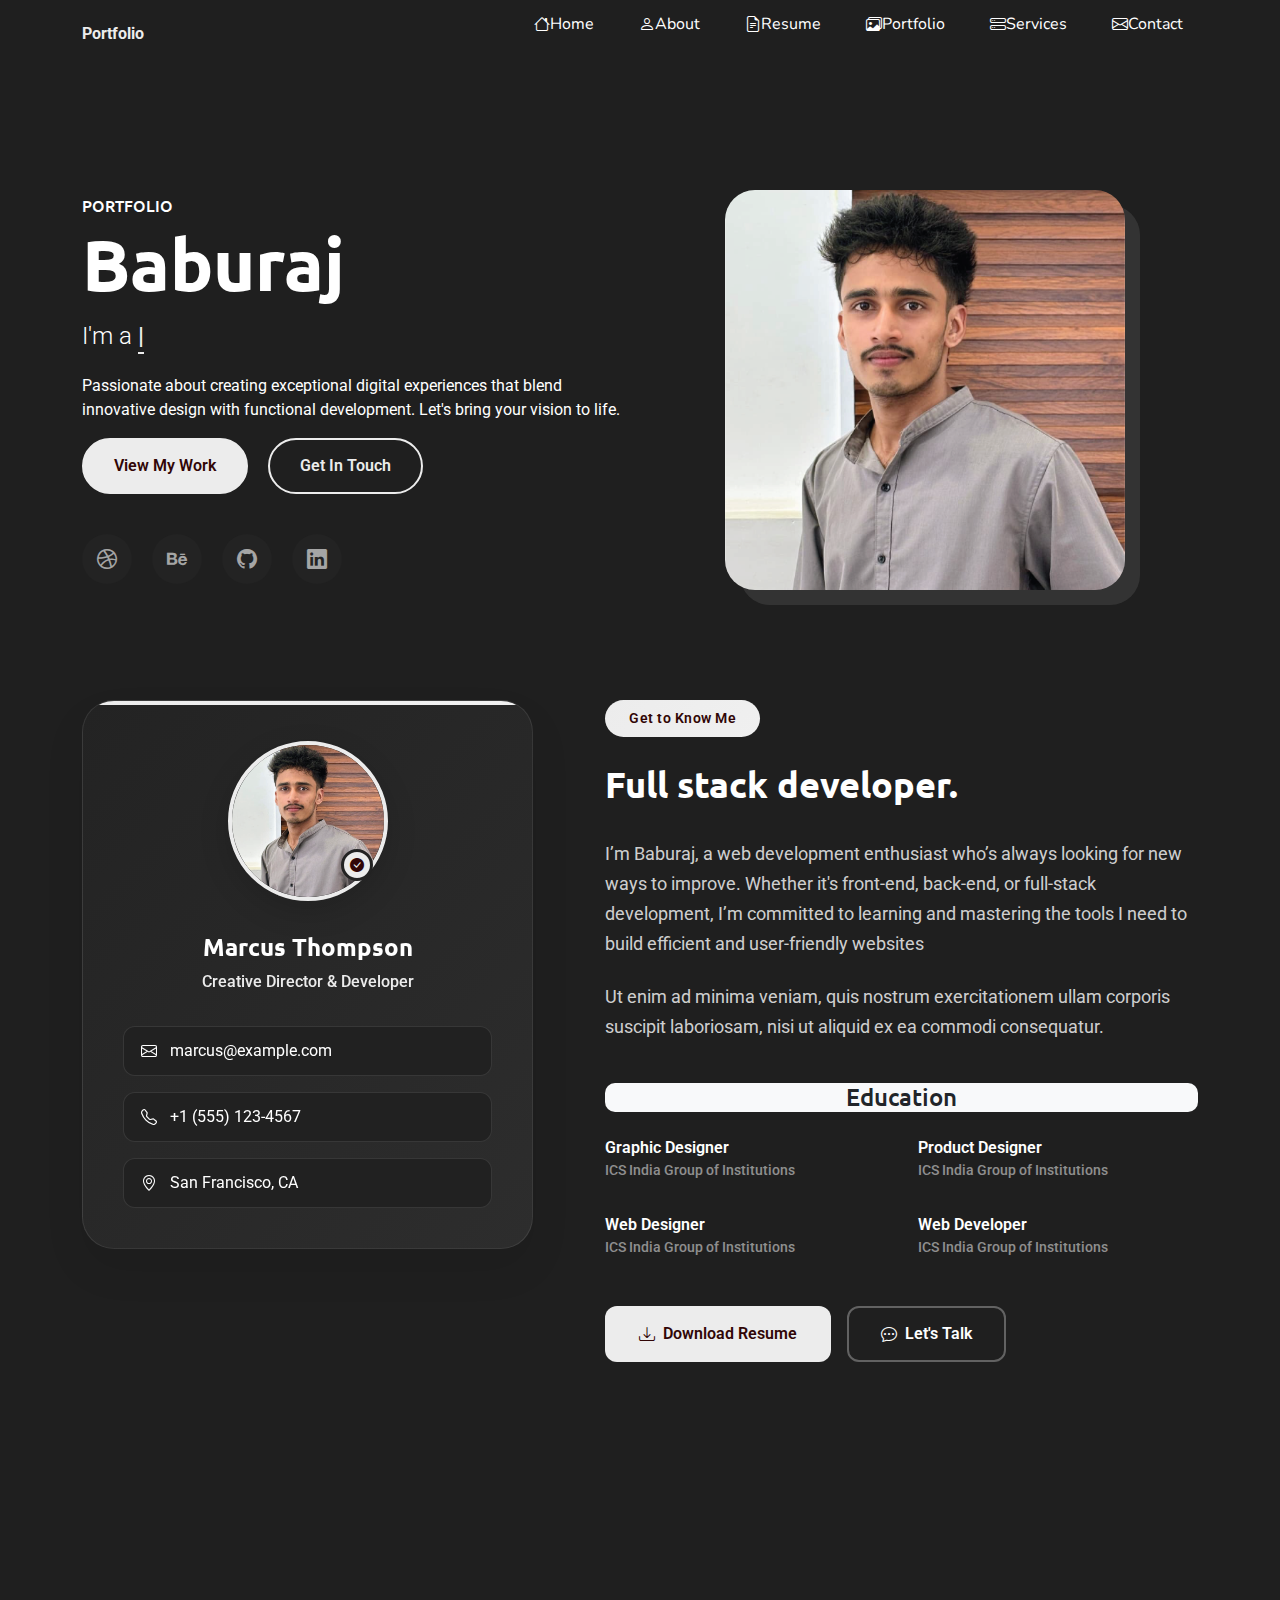
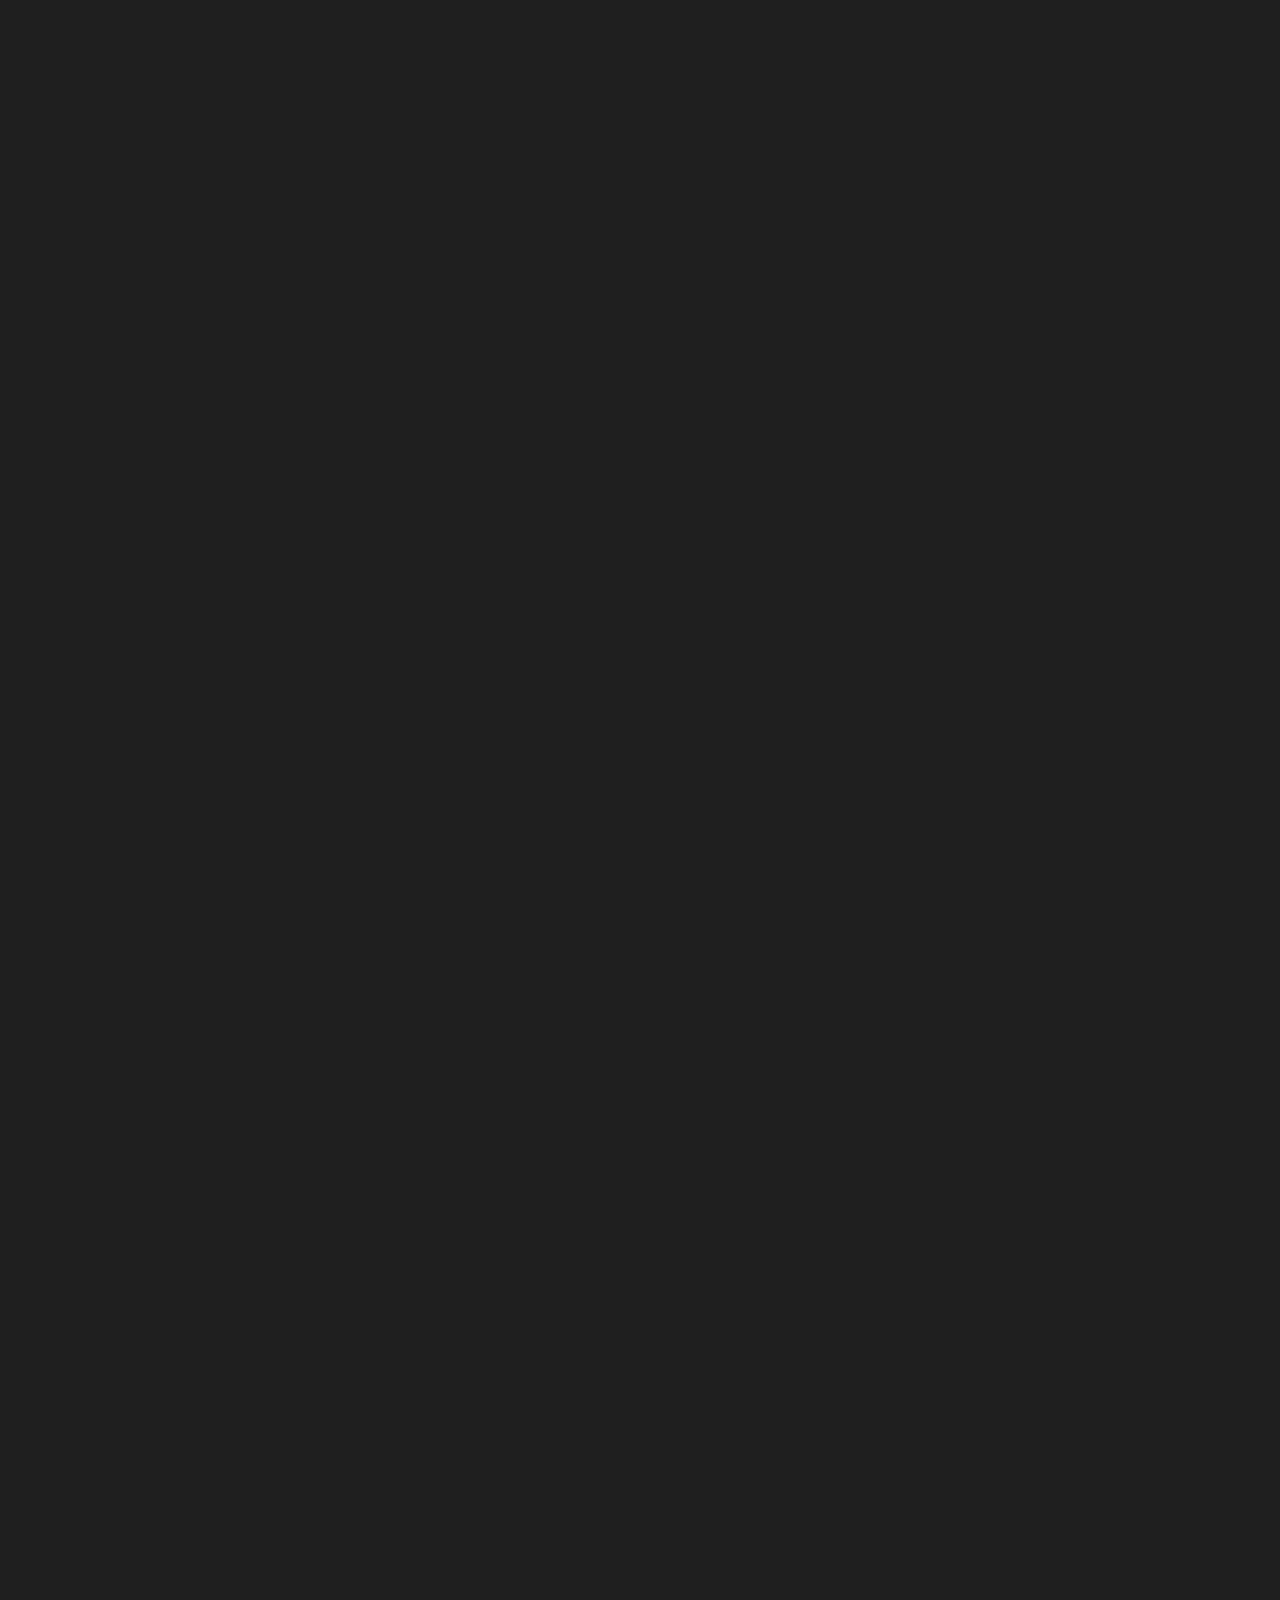
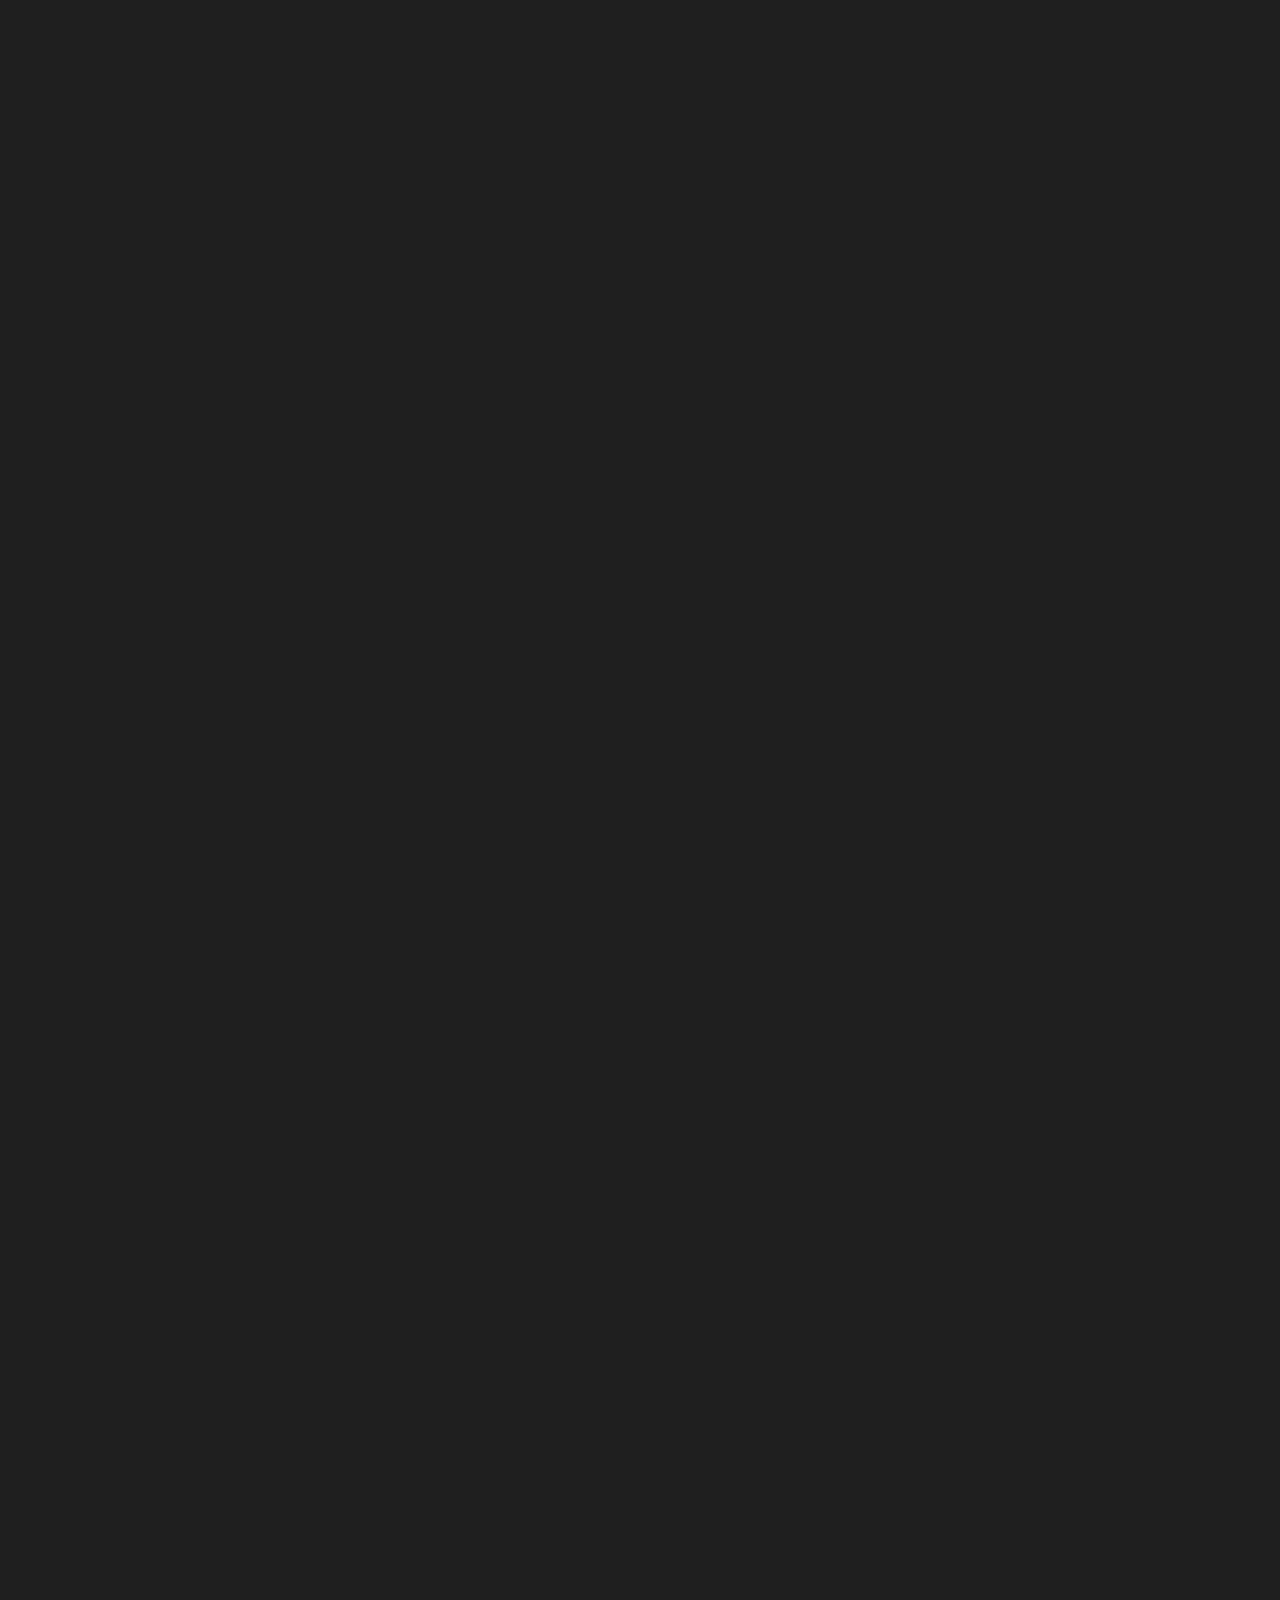
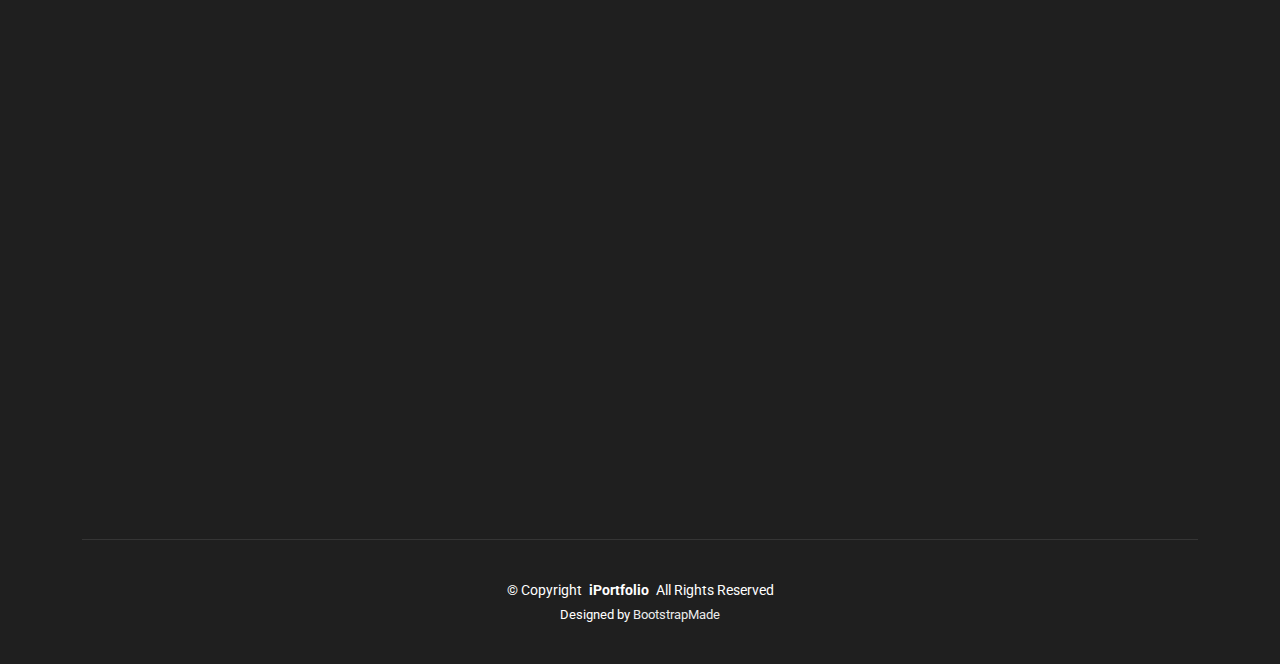
<file: index.html>
<!-- <!DOCTYPE html> -->
<html lang="en">

<head>
  <meta charset="utf-8">
  <meta content="width=device-width, initial-scale=1.0" name="viewport">
  <title>Index - SnapFolio Bootstrap Template</title>
  <meta name="description" content="">
  <meta name="keywords" content="">

  <!-- Favicons -->
  <link href="assets/img/favicon.png" rel="icon">
  <link href="assets/img/apple-touch-icon.png" rel="apple-touch-icon">

  <!-- Fonts -->
  <link href="https://fonts.googleapis.com" rel="preconnect">
  <link href="https://fonts.gstatic.com" rel="preconnect" crossorigin>
  <link href="https://fonts.googleapis.com/css2?family=Roboto:ital,wght@0,100;0,300;0,400;0,500;0,700;0,900;1,100;1,300;1,400;1,500;1,700;1,900&family=Ubuntu:ital,wght@0,300;0,400;0,500;0,700;1,300;1,400;1,500;1,700&family=Nunito:ital,wght@0,200;0,300;0,400;0,500;0,600;0,700;0,800;0,900;1,200;1,300;1,400;1,500;1,600;1,700;1,800;1,900&display=swap" rel="stylesheet">

  <!-- Vendor CSS Files -->
  <link href="assets/vendor/bootstrap/css/bootstrap.min.css" rel="stylesheet">
  <link href="assets/vendor/bootstrap-icons/bootstrap-icons.css" rel="stylesheet">
  <link href="assets/vendor/aos/aos.css" rel="stylesheet">
  <link href="assets/vendor/glightbox/css/glightbox.min.css" rel="stylesheet">
  <link href="assets/vendor/swiper/swiper-bundle.min.css" rel="stylesheet">
  <script src="https://code.jquery.com/jquery-3.6.0.min.js"></script>
  <!-- Main CSS File -->
  <link href="assets/css/main.css" rel="stylesheet">

  <!-- =======================================================
  * Template Name: SnapFolio
  * Template URL: https://bootstrapmade.com/snapfolio-bootstrap-portfolio-template/
  * Updated: Jul 21 2025 with Bootstrap v5.3.7
  * Author: BootstrapMade.com
  * License: https://bootstrapmade.com/license/
  ======================================================== -->
</head>
<style>
  /* ===============================
   DESKTOP NAVBAR (VISIBLE ALWAYS)
   =============================== */
@media (min-width: 992px) {

  #navmenu {
    position: static;
    display: block !important;
    width: auto;
    height: auto;
    background: transparent;
    padding: 0;
  }

  #navmenu ul {
    display: flex;
    gap: 15px;
    align-items: center;
  }

  #navmenu ul li a {
    color: white;
    padding: 12px 15px;
    font-size: 16px;
  }

  /* hide mobile toggle */
  #mobile-toggle {
    display: none;
  }

  /* hide overlay */
  .menu-overlay {
    display: none !important;
  }
}

/* ===============================
   MOBILE NAVIGATION (SLIDE LEFT)
   =============================== */
@media (max-width: 991px) {
  #navmenu {
    position: fixed;
    top: 0;
    left: -280px; 
    width: 260px;
    height: 100%;
    background: #1b1b1b;
    padding: 20px;
    transition: left 0.35s ease;
    z-index: 9999;
    overflow-y: auto;
  }

  #navmenu.nav-open {
    left: 0;
  }

  #navmenu ul {
    list-style: none;
    padding: 0;
  }

  #navmenu ul li a {
    display: block;
    padding: 12px;
    color: #fff;
    border-bottom: 1px solid #333;
  }

  .menu-overlay {
    position: fixed;
    top: 0;
    left: 0;
    right: 0;
    bottom: 0;
    background: rgba(0,0,0,0.55);
    z-index: 9998;
    display: none;
  }

  .menu-overlay.show {
    display: block;
  }
}

</style>
<body class="index-page">
<!-- ---------- HTML (replace your current <header> block) ---------- -->
<header id="header" class="header top-navbar">
  <div class="header-inner container d-flex align-items-center justify-content-between">
    <a class="brand fw-bold text-gold" href="#">Portfolio</a>

    <!-- Mobile toggle button -->
    <i id="mobile-toggle" class="header-toggle mt-1 d-xl-none bi bi-list"></i>

    <!-- Sliding nav -->
    <nav id="navmenu" class="navmenu">
      <ul>
        <li><a href="index.html" class="active"><i class="bi bi-house"></i> Home</a></li>
        <li><a href="about.html"><i class="bi bi-person"></i> About</a></li>
        <li><a href="resume.html"><i class="bi bi-file-earmark-text"></i> Resume</a></li>
        <li><a href="works.html"><i class="bi bi-images"></i> Portfolio</a></li>
        <li><a href="service.html"><i class="bi bi-hdd-stack"></i> Services</a></li>

        <!-- <li class="dropdown">
          <a href="#" class="dropdown-toggle">
            <i class="bi bi-menu-button"></i> Dropdown
            <i class="bi bi-chevron-down toggle-dropdown"></i>
          </a>
          <ul class="dropdown-menu">
            <li><a href="#">Dropdown 1</a></li>
            <li class="dropdown">
              <a href="#" class="dropdown-toggle">
                Deep Dropdown <i class="bi bi-chevron-down toggle-dropdown"></i>
              </a>
              <ul class="dropdown-menu">
                <li><a href="#">Deep Dropdown 1</a></li>
                <li><a href="#">Deep Dropdown 2</a></li>
              </ul>
            </li>
          </ul>
        </li> -->

        <li><a href="contact.html"><i class="bi bi-envelope"></i> Contact</a></li>
      </ul>
    </nav>
  </div>
</header>

<!-- optional: add this small JS at bottom of body (before </body>) -->

  <main class="main">

    <!-- Hero Section -->
    <section id="hero" class="hero section p-0">

      <div class="background-elements">
        <!-- <div class="bg-circle circle-1"></div>
        <div class="bg-circle circle-2"></div> -->
      </div>

      <div class="hero-content">

        <div class="container">
          <div class="row align-items-center">

            <div class="col-lg-6" data-aos="fade-right" data-aos-delay="100">
              <div class="hero-text">
                <h6>PORTFOLIO<span class="accent-text"></span></h6>
                <h1>Baburaj</h2>
                <p class="lead">I'm a <span class="typed" data-typed-items=", Full stack developer|, Graphic designer|"></span></p>
                <p class="">Passionate about creating exceptional digital experiences that blend innovative design with functional development. Let's bring your vision to life.</p>

                <div class="hero-actions">
                  <a href="works.html" class="btn btn-primary">View My Work</a>
                  <a href="contact.html" class="btn btn-outline">Get In Touch</a>
                </div>

                <div class="social-links">
                  <a href="#"><i class="bi bi-dribbble"></i></a>
                  <a href="#"><i class="bi bi-behance"></i></a>
                  <a href="#"><i class="bi bi-github"></i></a>
                  <a href="#"><i class="bi bi-linkedin"></i></a>
                </div>
              </div>
            </div>

            <div class="col-lg-6" data-aos="fade-left" data-aos-delay="200">
              <div class="hero-visual">
                <div class="profile-container">
                  <div class="profile-background"></div>
                  <img src="assets/img/about image/Untitled-2.png" alt="Alexander Chen" class="profile-image">
                </div>
              </div>
            </div>

          </div>
        </div>
      </div>

    </section><!-- /Hero Section -->

    <!-- About Section -->
    <section id="about" class="about section">

      <div class="container" data-aos="fade-up" data-aos-delay="100">

        <div class="row">
          <div class="col-lg-5" data-aos="zoom-in" data-aos-delay="200">
            <div class="profile-card">
              <div class="profile-header">
                <div class="profile-image">
                  <img src="assets/img/about image/Untitled-2.png" alt="Profile Image" class="img-fluid">
                </div>
                <div class="profile-badge">
                  <i class="bi bi-check-circle-fill"></i>
                </div>
              </div>

              <div class="profile-content">
                <h3>Marcus Thompson</h3>
                <p class="profession">Creative Director &amp; Developer</p>

                <div class="contact-links">
                  <a href="mailto:marcus@example.com" class="contact-item">
                    <i class="bi bi-envelope"></i>
                    marcus@example.com
                  </a>
                  <a href="tel:+15551234567" class="contact-item">
                    <i class="bi bi-telephone"></i>
                    +1 (555) 123-4567
                  </a>
                  <a href="#" class="contact-item">
                    <i class="bi bi-geo-alt"></i>
                    San Francisco, CA
                  </a>
                </div>
              </div>
            </div>
          </div>

          <div class="col-lg-7" data-aos="fade-left" data-aos-delay="300">
            <div class="about-content">
              <div class="section-header">
                <span class="badge-text">Get to Know Me</span>
                <h2>Full stack developer.</h2>
              </div>

              <div class="description">
                <p>I’m Baburaj, a web development enthusiast who’s always looking for new ways to improve. Whether it's front-end, back-end, or full-stack development, I’m committed to learning and mastering the tools I need to build efficient and user-friendly websites</p>

                <p>Ut enim ad minima veniam, quis nostrum exercitationem ullam corporis suscipit laboriosam, nisi ut aliquid ex ea commodi consequatur.</p>
              </div>

              <!-- <div class="stats-grid">
                <div class="stat-item">
                  <div class="stat-number">8+</div>
                  <div class="stat-label">Projects Completed</div>
                </div>
                <div class="stat-item">
                  <div class="stat-number">+</div>
                  <div class="stat-label">Fresher</div>
                </div>
                <div class="stat-item">
                  <div class="stat-number">98%</div>
                  <div class="stat-label">Client Satisfaction</div>
                </div>
              </div> -->

              <div class="details-grid ">
                <h4 class="text-center bg-light text-dark mb-4" style="border-radius: 10px;">Education</h4>
                <div class="detail-row">
                  <div class="detail-item">
                    <span class="detail-value">Graphic Designer</span>
                    <span class="detail-label">ICS India Group of Institutions</span>
                  </div>
                  <div class="detail-item">
                    <span class="detail-value">Product Designer</span>
                    <span class="detail-label">ICS India Group of Institutions</span>
                  </div>
                </div>
                <div class="detail-row">
                  <div class="detail-item">
                    <span class="detail-value">Web Designer</span>
                    <span class="detail-label">ICS India Group of Institutions</span>
                  </div>
                  <div class="detail-item">
                    <span class="detail-value">Web Developer</span>
                    <span class="detail-label">ICS India Group of Institutions</span>
                  </div>
                </div>
              </div>

              <div class="cta-section">
                <a href="#" class="btn btn-primary">
                  <i class="bi bi-download"></i>
                  Download Resume
                </a>
                <a href="#" class="btn btn-outline">
                  <i class="bi bi-chat-dots"></i>
                  Let's Talk
                </a>
              </div>
            </div>
          </div>
        </div>

      </div>

    </section><!-- /About Section -->

    <!-- Stats Section -->
    <!-- <section id="stats" class="stats section light-background">

      <div class="container" data-aos="fade-up" data-aos-delay="100">

        <div class="row justify-content-center">
          <div class="col-lg-10">
            <div class="stats-wrapper">
              <div class="stats-item" data-aos="zoom-in" data-aos-delay="150">
                <div class="icon-wrapper">
                  <i class="bi bi-emoji-smile"></i>
                </div>
                <span data-purecounter-start="0" data-purecounter-end="232" data-purecounter-duration="1" class="purecounter"></span>
                <p>Happy Clients</p>
              </div>
            

              <div class="stats-item" data-aos="zoom-in" data-aos-delay="200">
                <div class="icon-wrapper">
                  <i class="bi bi-journal-richtext"></i>
                </div>
                <span data-purecounter-start="0" data-purecounter-end="521" data-purecounter-duration="1" class="purecounter"></span>
                <p>Projects</p>
              </div>

              <div class="stats-item" data-aos="zoom-in" data-aos-delay="250">
                <div class="icon-wrapper">
                  <i class="bi bi-headset"></i>
                </div>
                <span data-purecounter-start="0" data-purecounter-end="1463" data-purecounter-duration="1" class="purecounter"></span>
                <p>Hours Of Support</p>
              </div>

              <div class="stats-item" data-aos="zoom-in" data-aos-delay="300">
                <div class="icon-wrapper">
                  <i class="bi bi-people"></i>
                </div>
                <span data-purecounter-start="0" data-purecounter-end="15" data-purecounter-duration="1" class="purecounter"></span>
                <p>Hard Workers</p>
              </div>
            </div>
          </div>
        </div>

      </div>

    </section> -->
    <!-- /Stats Section -->

    <!-- Skills Section -->
    <section id="skills" class="skills section">

      <!-- Section Title -->
      <div class="container section-title" data-aos="fade-up">
        <h2>Skills</h2>
        <p>Necessitatibus eius consequatur ex aliquid fuga eum quidem sint consectetur velit</p>
      </div><!-- End Section Title -->

      <div class="container" data-aos="fade-up" data-aos-delay="100">

        <div class="row">
          <div class="col-lg-6">
            <div class="skills-category" data-aos="fade-up" data-aos-delay="200">
              <h3>Front-end Development</h3>
              <div class="skills-animation">
                <div class="skill-item">
                  <div class="d-flex justify-content-between align-items-center">
                    <h4>HTML</h4>
                    <span class="skill-percentage">95%</span>
                  </div>
                  <div class="progress">
                    <div class="progress-bar" role="progressbar" aria-valuenow="95" aria-valuemin="0" aria-valuemax="100"></div>
                  </div>
                  <div class="skill-tooltip">Expert level knowledge of semantic HTML5 and modern CSS3 techniques</div>
                </div>

                <div class="skill-item">
                  <div class="d-flex justify-content-between align-items-center">
                    <h4>CSS</h4>
                    <span class="skill-percentage">85%</span>
                  </div>
                  <div class="progress">
                    <div class="progress-bar" role="progressbar" aria-valuenow="85" aria-valuemin="0" aria-valuemax="100"></div>
                  </div>
                  <div class="skill-tooltip">Strong proficiency in ES6+, DOM manipulation, and modern frameworks</div>
                </div>

                <div class="skill-item">
                  <div class="d-flex justify-content-between align-items-center">
                    <h4>JavaScript</h4>
                    <span class="skill-percentage">80%</span>
                  </div>
                  <div class="progress">
                    <div class="progress-bar" role="progressbar" aria-valuenow="80" aria-valuemin="0" aria-valuemax="100"></div>
                  </div>
                  <div class="skill-tooltip">Experience with React hooks, state management, and component architecture</div>
                </div>
                <div class="skill-item">
                  <div class="d-flex justify-content-between align-items-center">
                    <h4>Bootstrap</h4>
                    <span class="skill-percentage">90%</span>
                  </div>
                  <div class="progress">
                    <div class="progress-bar" role="progressbar" aria-valuenow="90" aria-valuemin="0" aria-valuemax="100"></div>
                  </div>
                  <div class="skill-tooltip">Experience with React hooks, state management, and component architecture</div>
                </div>
                <div class="skill-item">
                  <div class="d-flex justify-content-between align-items-center">
                    <h4>JQUERY</h4>
                    <span class="skill-percentage">90%</span>
                  </div>
                  <div class="progress">
                    <div class="progress-bar" role="progressbar" aria-valuenow="90" aria-valuemin="0" aria-valuemax="100"></div>
                  </div>
                  <div class="skill-tooltip">Experience with React hooks, state management, and component architecture</div>
                </div>
              </div>
            </div><!-- End Frontend Skills -->
          </div>

          <div class="col-lg-6">
            <div class="skills-category" data-aos="fade-up" data-aos-delay="300">
              <h3>Back-end Development</h3>
              <div class="skills-animation">
       
                <div class="skill-item">
                  <div class="d-flex justify-content-between align-items-center">
                    <h4>Python</h4>
                    <span class="skill-percentage">70%</span>
                  </div>
                  <div class="progress">
                    <div class="progress-bar" role="progressbar" aria-valuenow="70" aria-valuemin="0" aria-valuemax="100"></div>
                  </div>
                  <div class="skill-tooltip">Python development with Django and data analysis tools</div>
                </div>
               <div class="skill-item">
                   <div class="d-flex justify-content-between align-items-center">
                    <h4>Django</h4>
                    <span class="skill-percentage">75%</span>
                  </div>
                  <div class="progress">
                    <div class="progress-bar" role="progressbar" aria-valuenow="75" aria-valuemin="0" aria-valuemax="100"></div>
                  </div>
                  <div class="skill-tooltip">Server-side JavaScript development with Express and REST APIs</div>
                </div>

                <div class="skill-item">
                  <div class="d-flex justify-content-between align-items-center">
                    <h4>Wordpress</h4>
                    <span class="skill-percentage">65%</span>
                  </div>
                  <div class="progress">
                    <div class="progress-bar" role="progressbar" aria-valuenow="65" aria-valuemin="0" aria-valuemax="100"></div>
                  </div>
                  <div class="skill-tooltip">Database design, optimization, and complex queries</div>
                </div>
              </div>
            </div><!-- End Backend Skills -->
          </div>
        </div>

      </div>

    </section><!-- /Skills Section -->

    <!-- Portfolio Section -->
    <section id="portfolio" class="portfolio section p-0">

      <!-- Section Title -->
      <div class="container section-title" data-aos="fade-up">
        <h2>Portfolio</h2>
        <p>Magnam dolores commodi suscipit. Necessitatibus eius consequatur ex aliquid fuga eum quidem. Sit sint consectetur velit. Quisquam quos quisquam cupiditate. Et nemo qui impedit suscipit alias ea. Quia fugiat sit in iste officiis commodi quidem hic quas.</p>
      </div><!-- End Section Title -->

      <div class="container" data-aos="fade-up" data-aos-delay="100">

        <div class="isotope-layout" data-default-filter="*" data-layout="masonry" data-sort="original-order">

          <div class="row">
            <div class="col-lg-12 filter-sidebar">
              <div class="filters-wrapper" data-aos="fade-right" data-aos-delay="150">
                <ul class="portfolio-filters isotope-filters">
                  <li data-filter="*" class="filter-active">All Projects</li>
                  <li data-filter=".filter-webdesign">Web Design</li>
                  <li data-filter=".filter-webdevelopment">full-stack Development</li>
                  <li data-filter=".filter-Graphic">Graphic Design</li>
                  <!-- <li data-filter=".filter-nature">Nature</li> -->
                </ul>
              </div>
            </div>

            <div class="col-lg-12">
              <div class="row gy-4 portfolio-container isotope-container" data-aos="fade-up" data-aos-delay="200">

                <div class="col-xl-4 col-lg-6 col-md-6 col-sm-6 col-6 portfolio-item isotope-item filter-webdesign">
                  <div class="portfolio-wrap">
                    <img src="assets/img/Capture.PNG" class="img-fluid" alt="Portfolio Image" loading="lazy">
                    <div class="portfolio-info">
                      <div class="content">
                        <span class="category">Photography</span>
                        <h4>Capturing Moments</h4>
                        <div class="portfolio-links">
                          <a href="assets/img/Capture.PNG" class="glightbox" title="Capturing Moments"><i class="bi bi-plus-lg"></i></a>
                          <a href=" https://luca4015.github.io/project6/" target="_blank" title="More Details"><i class="bi bi-arrow-right"></i></a>
                        </div>
                      </div>
                    </div>
                  </div>
                </div><!-- End Portfolio Item -->

                <div class="col-xl-4 col-lg-6 col-md-6 col-sm-6 col-6 portfolio-item isotope-item filter-webdesign">
                  <div class="portfolio-wrap">
                    <img src="assets/img/Capture2.PNG" class="img-fluid" alt="Portfolio Image" loading="lazy">
                    <div class="portfolio-info">
                      <div class="content">
                        <span class="category">Web Design</span>
                        <h4>Woodcraft Design</h4>
                        <div class="portfolio-links">
                          <a href="assets/img/Capture2.PNG" class="glightbox" title="Woodcraft Design"><i class="bi bi-plus-lg"></i></a>
                          <a href="https://luca4015.github.io/project1/" target="_blank" title="More Details"><i class="bi bi-arrow-right"></i></a>
                        </div>
                      </div>
                    </div>
                  </div>
                </div><!-- End Portfolio Item -->

                <!-- <div class="col-xl-4 col-lg-6 col-md-6 col-sm-6 col-6 portfolio-item isotope-item filter-webdesign">
                  <div class="portfolio-wrap">
                    <img src="assets/img/Capture6.PNG" class="img-fluid" alt="Portfolio Image" loading="lazy">
                    <div class="portfolio-info">
                      <div class="content">
                        <span class="category">Automotive</span>
                        <h4>Classic Beauty</h4>
                        <div class="portfolio-links">
                          <a href="assets/img/Capture6.PNG" class="glightbox" title="Classic Beauty"><i class="bi bi-plus-lg"></i></a>
                          <a href=" https://luca4015.github.io/project3/" target="_blank" title="More Details"><i class="bi bi-arrow-right"></i></a>
                        </div>
                      </div>
                    </div>
                  </div>
                </div> -->
                <!-- End Portfolio Item -->

                <div class="col-xl-4 col-lg-6 col-md-6 col-sm-6 col-6 portfolio-item isotope-item filter-webdesign">
                  <div class="portfolio-wrap">
                    <img src="assets/img/Capture7.PNG" class="img-fluid" alt="Portfolio Image" loading="lazy">
                    <div class="portfolio-info">
                      <div class="content">
                        <span class="category">Nature</span>
                        <h4>Natural Growth</h4>
                        <div class="portfolio-links">
                          <a href="assets/img/Capture7.PNG" class="glightbox" title="Natural Growth"><i class="bi bi-plus-lg"></i></a>
                          <a href=" https://luca4015.github.io/project2/" target="_blank" title="More Details"><i class="bi bi-arrow-right"></i></a>
                        </div>
                      </div>
                    </div>
                  </div>
                </div><!-- End Portfolio Item -->

                <div class="col-xl-4 col-lg-6 col-md-6 col-sm-6 col-6 portfolio-item isotope-item filter-webdesign">
                  <div class="portfolio-wrap">
                    <img src="assets/img/Capture5.PNG" class="img-fluid" alt="Portfolio Image" loading="lazy">
                    <div class="portfolio-info">
                      <div class="content">
                        <span class="category">Photography</span>
                        <h4>Urban Stories</h4>
                        <div class="portfolio-links">
                          <a href="assets/img/Capture5.PNG" class="glightbox" title="Urban Stories"><i class="bi bi-plus-lg"></i></a>
                          <a href=" https://luca4015.github.io/project5/" target="_blank" title="More Details"><i class="bi bi-arrow-right"></i></a>
                        </div>
                      </div>
                    </div>
                  </div>
                </div><!-- End Portfolio Item -->

                <div class="col-xl-4 col-lg-6 col-md-6 col-sm-6 col-6 portfolio-item isotope-item filter-webdevelopment">
                  <div class="portfolio-wrap">
                    <img src="assets/img/Screenshot 2025-10-08 105951.png" class="img-fluid" alt="Portfolio Image" loading="lazy">
                    <div class="portfolio-info">
                      <div class="content">
                        <span class="category">Web Design</span>
                        <h4>Digital Experience</h4>
                        <div class="portfolio-links">
                          <a href="assets/img/Screenshot 2025-10-08 105951.png" class="glightbox" title="Digital Experience"><i class="bi bi-plus-lg"></i></a>
                          <a href="https://henzashop.pythonanywhere.com/" target="_blank" title="More Details"><i class="bi bi-arrow-right"></i></a>
                        </div>
                      </div>
                    </div>
                  </div>
                </div><!-- End Portfolio Item -->
                <div class="col-xl-4 col-lg-6 col-md-6 col-sm-6 col-6 portfolio-item isotope-item filter-webdevelopment">
                  <div class="portfolio-wrap">
                    <img src="assets/img/Screenshot 2025-09-13 121836.png" class="img-fluid" alt="Portfolio Image" loading="lazy">
                    <div class="portfolio-info">
                      <div class="content">
                        <span class="category">Web Design</span>
                        <h4>Digital Experience</h4>
                        <div class="portfolio-links">
                          <a href="assets/img/Screenshot 2025-09-13 121836.png" class="glightbox" title="Digital Experience"><i class="bi bi-plus-lg"></i></a>
                          <a href="https://burgerspot.pythonanywhere.com/" target="_blank" title="More Details"><i class="bi bi-arrow-right"></i></a>
                        </div>
                      </div>
                    </div>
                  </div>
                </div><!-- End Portfolio Item -->
                <div class="col-xl-4 col-lg-6 col-md-6 col-sm-6 col-6 portfolio-item isotope-item filter-webdevelopment">
                  <div class="portfolio-wrap">
                    <img src="assets/img/Screenshot 2025-12-13 171130.png" class="img-fluid" alt="Portfolio Image" loading="lazy">
                    <div class="portfolio-info">
                      <div class="content">
                        <span class="category">Web Design</span>
                        <h4>Digital Experience</h4>
                        <div class="portfolio-links">
                          <a href="assets/img/Screenshot 2025-12-13 171130.png" class="glightbox" title="Digital Experience"><i class="bi bi-plus-lg"></i></a>
                          <a href="http://lactoriajewels.pythonanywhere.com/" target="_blank" title="More Details"><i class="bi bi-arrow-right"></i></a>
                        </div>
                      </div>
                    </div>
                  </div>
                </div><!-- End Portfolio Item -->

                <div class="col-xl-4 col-lg-6 col-md-6 col-sm-6 col-6 portfolio-item isotope-item filter-Graphic">
                  <div class="portfolio-wrap">
                    <img src="assets/img/gd/img1.png" class="img-fluid" alt="Portfolio Image" loading="lazy">
                    <div class="portfolio-info">
                      <div class="content">
                        <span class="category">Web Design</span>
                        <h4>Digital Experience</h4>
                        <div class="portfolio-links">
                          <a href="assets/img/gd/img1.png" class="glightbox" title="Digital Experience"><i class="bi bi-plus-lg"></i></a>
                          <a href="https://mir-cdn.behance.net/v1/rendition/project_modules/source/b2d62d236753167.68f216082b662.jpg" target="_blank" title="More Details"><i class="bi bi-arrow-right"></i></a>
                        </div>
                      </div>
                    </div>
                  </div>
                </div><!-- End Portfolio Item -->

                <div class="col-xl-4 col-lg-6 col-md-6 col-sm-6 col-6 portfolio-item isotope-item filter-Graphic">
                  <div class="portfolio-wrap">
                    <img src="assets/img/gd/img2.png" class="img-fluid" alt="Portfolio Image" loading="lazy">
                    <div class="portfolio-info">
                      <div class="content">
                        <span class="category">Web Design</span>
                        <h4>Digital Experience</h4>
                        <div class="portfolio-links">
                          <a href="assets/img/gd/img2.png" class="glightbox" title="Digital Experience"><i class="bi bi-plus-lg"></i></a>
                          <a href="https://mir-cdn.behance.net/v1/rendition/project_modules/source/bbe295236753167.68f216082a109.jpg" target="_blank" target="_blank" title="More Details"><i class="bi bi-arrow-right"></i></a>
                        </div>
                      </div>
                    </div>
                  </div>
                </div><!-- End Portfolio Item -->

                <div class="col-xl-4 col-lg-6 col-md-6 col-sm-6 col-6 portfolio-item isotope-item filter-Graphic">
                  <div class="portfolio-wrap">
                    <img src="assets/img/gd/img3.png" class="img-fluid" alt="Portfolio Image" loading="lazy">
                    <div class="portfolio-info">
                      <div class="content">
                        <span class="category">Web Design</span>
                        <h4>Digital Experience</h4>
                        <div class="portfolio-links">
                          <a href="assets/img/gd/img3.png" class="glightbox" title="Digital Experience"><i class="bi bi-plus-lg"></i></a>
                          <a href="https://mir-cdn.behance.net/v1/rendition/project_modules/source/c90093236753167.68f216082ae32.jpg" target="_blank" title="More Details"><i class="bi bi-arrow-right"></i></a>
                        </div>
                      </div>
                    </div>
                  </div>
                </div><!-- End Portfolio Item -->
                <div class="col-xl-4 col-lg-6 col-md-6 col-sm-6 col-6 portfolio-item isotope-item filter-Graphic">
                  <div class="portfolio-wrap">
                    <img src="assets/img/gd/img4.png" class="img-fluid" alt="Portfolio Image" loading="lazy">
                    <div class="portfolio-info">
                      <div class="content">
                        <span class="category">Web Design</span>
                        <h4>Digital Experience</h4>
                        <div class="portfolio-links">
                          <a href="assets/img/gd/img4.png" class="glightbox" title="Digital Experience"><i class="bi bi-plus-lg"></i></a>
                          <a href="https://mir-cdn.behance.net/v1/rendition/project_modules/source/a9b09b236753167.68f2160829aac.jpg" target="_blank" title="More Details"><i class="bi bi-arrow-right"></i></a>
                        </div>
                      </div>
                    </div>
                  </div>
                </div><!-- End Portfolio Item -->
                <div class="col-xl-4 col-lg-6 col-md-6 col-sm-6 col-6 portfolio-item isotope-item filter-Graphic">
                  <div class="portfolio-wrap">
                    <img src="assets/img/gd/img5.png" class="img-fluid" alt="Portfolio Image" loading="lazy">
                    <div class="portfolio-info">
                      <div class="content">
                        <span class="category">Web Design</span>
                        <h4>Digital Experience</h4>
                        <div class="portfolio-links">
                          <a href="assets/img/gd/img5.png" class="glightbox" title="Digital Experience"><i class="bi bi-plus-lg"></i></a>
                          <a href="https://mir-cdn.behance.net/v1/rendition/project_modules/source/8b656e236753167.68f21608279db.jpg" target="_blank" target="_blank" title="More Details"><i class="bi bi-arrow-right"></i></a>
                        </div>
                      </div>
                    </div>
                  </div>
                </div><!-- End Portfolio Item -->
                <div class="col-xl-4 col-lg-6 col-md-6 col-sm-6 col-6 portfolio-item isotope-item filter-Graphic">
                  <div class="portfolio-wrap">
                    <img src="assets/img/gd/img6.png" class="img-fluid" alt="Portfolio Image" loading="lazy">
                    <div class="portfolio-info">
                      <div class="content">
                        <span class="category">Web Design</span>
                        <h4>Digital Experience</h4>
                        <div class="portfolio-links">
                          <a href="assets/img/gd/img6.png" class="glightbox" title="Digital Experience"><i class="bi bi-plus-lg"></i></a>
                          <a href="https://mir-cdn.behance.net/v1/rendition/project_modules/source/191629236753167.68f216082d574.jpg" target="_blank" title="More Details"><i class="bi bi-arrow-right"></i></a>
                        </div>
                      </div>
                    </div>
                  </div>
                </div><!-- End Portfolio Item -->
                <div class="col-xl-4 col-lg-6 col-md-6 col-sm-6 col-6 portfolio-item isotope-item filter-Graphic">
                  <div class="portfolio-wrap">
                    <img src="assets/img/gd/img7.png" class="img-fluid" alt="Portfolio Image" loading="lazy">
                    <div class="portfolio-info">
                      <div class="content">
                        <span class="category">Web Design</span>
                        <h4>Digital Experience</h4>
                        <div class="portfolio-links">
                          <a href="assets/img/gd/img7.png" class="glightbox" title="Digital Experience"><i class="bi bi-plus-lg"></i></a>
                          <a href="https://mir-cdn.behance.net/v1/rendition/project_modules/source/c2b9b6236753167.68f216082d093.jpg" target="_blank" target="_blank" title="More Details"><i class="bi bi-arrow-right"></i></a>
                        </div>
                      </div>
                    </div>
                  </div>
                </div><!-- End Portfolio Item -->
                <div class="col-xl-4 col-lg-6 col-md-6 col-sm-6 col-6 portfolio-item isotope-item filter-Graphic">
                  <div class="portfolio-wrap">
                    <img src="assets/img/gd/img8.png" class="img-fluid" alt="Portfolio Image" loading="lazy">
                    <div class="portfolio-info">
                      <div class="content">
                        <span class="category">Web Design</span>
                        <h4>Digital Experience</h4>
                        <div class="portfolio-links">
                          <a href="assets/img/gd/img8.png" class="glightbox" title="Digital Experience"><i class="bi bi-plus-lg"></i></a>
                          <a href="https://mir-cdn.behance.net/v1/rendition/project_modules/source/ca6afc236753167.68f2160826e25.jpg" target="_blank" title="More Details"><i class="bi bi-arrow-right"></i></a>
                        </div>
                      </div>
                    </div>
                  </div>
                </div><!-- End Portfolio Item -->
                <div class="col-xl-4 col-lg-6 col-md-6 col-sm-6 col-6 portfolio-item isotope-item filter-Graphic">
                  <div class="portfolio-wrap">
                    <img src="assets/img/gd/img9.png" class="img-fluid" alt="Portfolio Image" loading="lazy">
                    <div class="portfolio-info">
                      <div class="content">
                        <span class="category">Web Design</span>
                        <h4>Digital Experience</h4>
                        <div class="portfolio-links">
                          <a href="assets/img/gd/img9.png" class="glightbox" title="Digital Experience"><i class="bi bi-plus-lg"></i></a>
                          <a href="https://mir-cdn.behance.net/v1/rendition/project_modules/source/327ba5236753167.68f2160828194.jpg" target="_blank" target="_blank" title="More Details"><i class="bi bi-arrow-right"></i></a>
                        </div>
                      </div>
                    </div>
                  </div>
                </div><!-- End Portfolio Item -->
                <div class="col-xl-4 col-lg-6 col-md-6 col-sm-6 col-6 portfolio-item isotope-item filter-Graphic">
                  <div class="portfolio-wrap">
                    <img src="assets/img/gd/watch.jpg" class="img-fluid" alt="Portfolio Image" loading="lazy">
                    <div class="portfolio-info">
                      <div class="content">
                        <span class="category">Web Design</span>
                        <h4>Digital Experience</h4>
                        <div class="portfolio-links">
                          <a href="assets/img/gd/watch.jpg" class="glightbox" title="Digital Experience"><i class="bi bi-plus-lg"></i></a>
                          <a href="https://mir-cdn.behance.net/v1/rendition/project_modules/source/e7381c224133785.680623980ffb4.jpg" target="_blank" title="More Details"><i class="bi bi-arrow-right"></i></a>
                        </div>
                      </div>
                    </div>
                  </div>
                </div><!-- End Portfolio Item -->
                <div class="col-xl-4 col-lg-6 col-md-6 col-sm-6 col-6 portfolio-item isotope-item filter-Graphic">
                  <div class="portfolio-wrap">
                    <img src="assets/img/gd/hope1.jpg" class="img-fluid" alt="Portfolio Image" loading="lazy">
                    <div class="portfolio-info">
                      <div class="content">
                        <span class="category">Web Design</span>
                        <h4>Digital Experience</h4>
                        <div class="portfolio-links">
                          <a href="assets/img/gd/hope1.jpg" class="glightbox" title="Digital Experience"><i class="bi bi-plus-lg"></i></a>
                          <a href="https://mir-cdn.behance.net/v1/rendition/project_modules/source/4f143c224133785.680623980d66a.jpg" title="More Details"><i class="bi bi-arrow-right"></i></a>
                        </div>
                      </div>
                    </div>
                  </div>
                </div><!-- End Portfolio Item -->
                <div class="col-xl-4 col-lg-6 col-md-6 col-sm-6 col-6 portfolio-item isotope-item filter-Graphic">
                  <div class="portfolio-wrap">
                    <img src="assets/img/gd/mind.jpg" class="img-fluid" alt="Portfolio Image" loading="lazy">
                    <div class="portfolio-info">
                      <div class="content">
                        <span class="category">Web Design</span>
                        <h4>Digital Experience</h4>
                        <div class="portfolio-links">
                          <a href="assets/img/gd/mind.jpg" class="glightbox" title="Digital Experience"><i class="bi bi-plus-lg"></i></a>
                          <a href="https://mir-cdn.behance.net/v1/rendition/project_modules/source/440969224133785.680623980e14b.jpg" target="_blank" title="More Details"><i class="bi bi-arrow-right"></i></a>
                        </div>
                      </div>
                    </div>
                  </div>
                </div><!-- End Portfolio Item -->
                <div class="col-xl-4 col-lg-6 col-md-6 col-sm-6 col-6 portfolio-item isotope-item filter-Graphic">
                  <div class="portfolio-wrap">
                    <img src="assets/img/gd/onam.jpg" class="img-fluid" alt="Portfolio Image" loading="lazy">
                    <div class="portfolio-info">
                      <div class="content">
                        <span class="category">Web Design</span>
                        <h4>Digital Experience</h4>
                        <div class="portfolio-links">
                          <a href="assets/img/gd/onam.jpg" class="glightbox" title="Digital Experience"><i class="bi bi-plus-lg"></i></a>
                          <a href="https://mir-cdn.behance.net/v1/rendition/project_modules/source/51eaa4224133785.680623980fa7f.jpg" target="_blank" title="More Details"><i class="bi bi-arrow-right"></i></a>
                        </div>
                      </div>
                    </div>
                  </div>
                </div><!-- End Portfolio Item -->
                <div class="col-xl-4 col-lg-6 col-md-6 col-sm-6 col-6 portfolio-item isotope-item filter-Graphic">
                  <div class="portfolio-wrap">
                    <img src="assets/img/gd/headphones.jpg" class="img-fluid" alt="Portfolio Image" loading="lazy">
                    <div class="portfolio-info">
                      <div class="content">
                        <span class="category">Web Design</span>
                        <h4>Digital Experience</h4>
                        <div class="portfolio-links">
                          <a href="assets/img/gd/headphones.jpg" class="glightbox" title="Digital Experience"><i class="bi bi-plus-lg"></i></a>
                          <a href="https://mir-cdn.behance.net/v1/rendition/project_modules/source/d951a5224133785.68062398106e9.jpg" target="_blank" title="More Details"><i class="bi bi-arrow-right"></i></a>
                        </div>
                      </div>
                    </div>
                  </div>
                </div><!-- End Portfolio Item -->
                <div class="col-xl-4 col-lg-6 col-md-6 col-sm-6 col-6 portfolio-item isotope-item filter-Graphic">
                  <div class="portfolio-wrap">
                    <img src="assets/img/gd/cristmas.jpg" class="img-fluid" alt="Portfolio Image" loading="lazy">
                    <div class="portfolio-info">
                      <div class="content">
                        <span class="category">Web Design</span>
                        <h4>Digital Experience</h4>
                        <div class="portfolio-links">
                          <a href="assets/img/gd/cristmas.jpg" class="glightbox" title="Digital Experience"><i class="bi bi-plus-lg"></i></a>
                          <a href="https://mir-cdn.behance.net/v1/rendition/project_modules/source/09b6ab224133785.680623980e6d9.jpg" target="_blank" title="More Details"><i class="bi bi-arrow-right"></i></a>
                        </div>
                      </div>
                    </div>
                  </div>
                </div><!-- End Portfolio Item -->
                <div class="col-xl-4 col-lg-6 col-md-6 col-sm-6 col-6 portfolio-item isotope-item filter-Graphic">
                  <div class="portfolio-wrap">
                    <img src="assets/img/gd/bellavitta2.jpg" class="img-fluid" alt="Portfolio Image" loading="lazy">
                    <div class="portfolio-info">
                      <div class="content">
                        <span class="category">Web Design</span>
                        <h4>Digital Experience</h4>
                        <div class="portfolio-links">
                          <a href="assets/img/gd/bellavitta2.jpg" class="glightbox" title="Digital Experience"><i class="bi bi-plus-lg"></i></a>
                          <a href="https://mir-cdn.behance.net/v1/rendition/project_modules/source/ef2110224133785.68f21b8951d87.jpg" target="_blank" title="More Details"><i class="bi bi-arrow-right"></i></a>
                        </div>
                      </div>
                    </div>
                  </div>
                </div><!-- End Portfolio Item -->
                <div class="col-xl-4 col-lg-6 col-md-6 col-sm-6 col-6 portfolio-item isotope-item filter-Graphic">
                  <div class="portfolio-wrap">
                    <img src="assets/img/gd/ring.jpg" class="img-fluid" alt="Portfolio Image" loading="lazy">
                    <div class="portfolio-info">
                      <div class="content">
                        <span class="category">Web Design</span>
                        <h4>Digital Experience</h4>
                        <div class="portfolio-links">
                          <a href="assets/img/gd/ring.jpg" class="glightbox" title="Digital Experience"><i class="bi bi-plus-lg"></i></a>
                          <a href="https://mir-cdn.behance.net/v1/rendition/project_modules/source/793a68224133785.68f21b89518cb.jpg" target="_blank" title="More Details"><i class="bi bi-arrow-right"></i></a>
                        </div>
                      </div>
                    </div>
                  </div>
                </div><!-- End Portfolio Item -->
                <div class="col-xl-4 col-lg-6 col-md-6 col-sm-6 col-6 portfolio-item isotope-item filter-Graphic">
                  <div class="portfolio-wrap">
                    <img src="assets/img/gd/food (2).jpg" class="img-fluid" alt="Portfolio Image" loading="lazy">
                    <div class="portfolio-info">
                      <div class="content">
                        <span class="category">Web Design</span>
                        <h4>Digital Experience</h4>
                        <div class="portfolio-links">
                          <a href="assets/img/gd/food (2).jpg" class="glightbox" title="Digital Experience"><i class="bi bi-plus-lg"></i></a>
                          <a href="https://mir-cdn.behance.net/v1/rendition/project_modules/source/ef2110224133785.68f21b8951d87.jpg" target="_blank" title="More Details"><i class="bi bi-arrow-right"></i></a>
                        </div>
                      </div>
                    </div>
                  </div>
                </div><!-- End Portfolio Item -->
                <div class="col-xl-4 col-lg-6 col-md-6 col-sm-6 col-6 portfolio-item isotope-item filter-Graphic">
                  <div class="portfolio-wrap">
                    <img src="assets/img/gd/ronaldo.jpg" class="img-fluid" alt="Portfolio Image" loading="lazy">
                    <div class="portfolio-info">
                      <div class="content">
                        <span class="category">Web Design</span>
                        <h4>Digital Experience</h4>
                        <div class="portfolio-links">
                          <a href="assets/img/gd/ronaldo.jpg" class="glightbox" title="Digital Experience"><i class="bi bi-plus-lg"></i></a>
                          <a href="https://mir-cdn.behance.net/v1/rendition/project_modules/source/37d01c224133785.68f21b8951352.jpg" target="_blank" title="More Details"><i class="bi bi-arrow-right"></i></a>
                        </div>
                      </div>
                    </div>
                  </div>
                </div><!-- End Portfolio Item -->
                <div class="col-xl-4 col-lg-6 col-md-6 col-sm-6 col-6 portfolio-item isotope-item filter-Graphic">
                  <div class="portfolio-wrap">
                    <img src="assets/img/gd/cofee poster.png" class="img-fluid" alt="Portfolio Image" loading="lazy">
                    <div class="portfolio-info">
                      <div class="content">
                        <span class="category">Web Design</span>
                        <h4>Digital Experience</h4>
                        <div class="portfolio-links">
                          <a href="assets/img/gd/cofee poster.png" class="glightbox" title="Digital Experience"><i class="bi bi-plus-lg"></i></a>
                          <a href="https://mir-cdn.behance.net/v1/rendition/project_modules/source/70f6a8224133785.691ae3b8742d6.png" target="_blank" title="More Details"><i class="bi bi-arrow-right"></i></a>
                        </div>
                      </div>
                    </div>
                  </div>
                </div><!-- End Portfolio Item -->
                <div class="col-xl-4 col-lg-6 col-md-6 col-sm-6 col-6 portfolio-item isotope-item filter-Graphic">
                  <div class="portfolio-wrap">
                    <img src="assets/img/gd/img9.png" class="img-fluid" alt="Portfolio Image" loading="lazy">
                    <div class="portfolio-info">
                      <div class="content">
                        <span class="category">Web Design</span>
                        <h4>Digital Experience</h4>
                        <div class="portfolio-links">
                          <a href="assets/img/gd/img9.png" class="glightbox" title="Digital Experience"><i class="bi bi-plus-lg"></i></a>
                          <a href="https://mir-cdn.behance.net/v1/rendition/project_modules/source/327ba5236753167.68f2160828194.jpg" target="_blank" target="_blank" title="More Details"><i class="bi bi-arrow-right"></i></a>
                        </div>
                      </div>
                    </div>
                  </div>
                </div><!-- End Portfolio Item -->
              </div><!-- End Portfolio Container -->
<!-- <button class="btn1">More</button> -->

            </div>
          </div>

        </div>

      </div>

    </section><!-- /Portfolio Section -->
<script>
  $(document).ready(function(){
    $(".btn1").click(function(){
      $(".filter-Graphic").slideToggle(500)
    })
  })
  
</script>
    <!-- Testimonials Section -->
    <!-- <section id="testimonials" class="testimonials section light-background">


      <div class="container section-title" data-aos="fade-up">
        <h2>Testimonials</h2>
        <p>Necessitatibus eius consequatur ex aliquid fuga eum quidem sint consectetur velit</p>
      </div>

      <div class="container">

        <div class="testimonial-masonry">

          <div class="testimonial-item" data-aos="fade-up">
            <div class="testimonial-content">
              <div class="quote-pattern">
                <i class="bi bi-quote"></i>
              </div>
              <p>Implementing innovative strategies has revolutionized our approach to market challenges and competitive positioning.</p>
              <div class="client-info">
                <div class="client-image">
                  <img src="assets/img/person/person-f-7.webp" alt="Client">
                </div>
                <div class="client-details">
                  <h3>Rachel Bennett</h3>
                  <span class="position">Strategy Director</span>
                </div>
              </div>
            </div>
          </div>

          <div class="testimonial-item highlight" data-aos="fade-up" data-aos-delay="100">
            <div class="testimonial-content">
              <div class="quote-pattern">
                <i class="bi bi-quote"></i>
              </div>
              <p>Exceptional service delivery and innovative solutions have transformed our business operations, leading to remarkable growth and enhanced customer satisfaction across all touchpoints.</p>
              <div class="client-info">
                <div class="client-image">
                  <img src="assets/img/person/person-m-7.webp" alt="Client">
                </div>
                <div class="client-details">
                  <h3>Daniel Morgan</h3>
                  <span class="position">Chief Innovation Officer</span>
                </div>
              </div>
            </div>
          </div>

          <div class="testimonial-item" data-aos="fade-up" data-aos-delay="200">
            <div class="testimonial-content">
              <div class="quote-pattern">
                <i class="bi bi-quote"></i>
              </div>
              <p>Strategic partnership has enabled seamless digital transformation and operational excellence.</p>
              <div class="client-info">
                <div class="client-image">
                  <img src="assets/img/person/person-f-8.webp" alt="Client">
                </div>
                <div class="client-details">
                  <h3>Emma Thompson</h3>
                  <span class="position">Digital Lead</span>
                </div>
              </div>
            </div>
          </div>

          <div class="testimonial-item" data-aos="fade-up" data-aos-delay="300">
            <div class="testimonial-content">
              <div class="quote-pattern">
                <i class="bi bi-quote"></i>
              </div>
              <p>Professional expertise and dedication have significantly improved our project delivery timelines and quality metrics.</p>
              <div class="client-info">
                <div class="client-image">
                  <img src="assets/img/person/person-m-8.webp" alt="Client">
                </div>
                <div class="client-details">
                  <h3>Christopher Lee</h3>
                  <span class="position">Technical Director</span>
                </div>
              </div>
            </div>
          </div>

          <div class="testimonial-item highlight" data-aos="fade-up" data-aos-delay="400">
            <div class="testimonial-content">
              <div class="quote-pattern">
                <i class="bi bi-quote"></i>
              </div>
              <p>Collaborative approach and industry expertise have revolutionized our product development cycle, resulting in faster time-to-market and increased customer engagement levels.</p>
              <div class="client-info">
                <div class="client-image">
                  <img src="assets/img/person/person-f-9.webp" alt="Client">
                </div>
                <div class="client-details">
                  <h3>Olivia Carter</h3>
                  <span class="position">Product Manager</span>
                </div>
              </div>
            </div>
          </div>

          <div class="testimonial-item" data-aos="fade-up" data-aos-delay="500">
            <div class="testimonial-content">
              <div class="quote-pattern">
                <i class="bi bi-quote"></i>
              </div>
              <p>Innovative approach to user experience design has significantly enhanced our platform's engagement metrics and customer retention rates.</p>
              <div class="client-info">
                <div class="client-image">
                  <img src="assets/img/person/person-m-13.webp" alt="Client">
                </div>
                <div class="client-details">
                  <h3>Nathan Brooks</h3>
                  <span class="position">UX Director</span>
                </div>
              </div>
            </div>
          </div>

        </div>

      </div>

    </section> -->
    <!-- /Testimonials Section -->

  </main>

  <footer id="footer" class="footer position-relative">

    <div class="container">
      <div class="copyright text-center ">
        <p>© <span>Copyright</span> <strong class="px-1 sitename">iPortfolio</strong> <span>All Rights Reserved</span></p>
      </div>
      <div class="credits">
        <!-- All the links in the footer should remain intact. -->
        <!-- You can delete the links only if you've purchased the pro version. -->
        <!-- Licensing information: https://bootstrapmade.com/license/ -->
        <!-- Purchase the pro version with working PHP/AJAX contact form: [buy-url] -->
        Designed by <a href="https://bootstrapmade.com/">BootstrapMade</a>
      </div>
    </div>

  </footer>

  <!-- Scroll Top -->
  <a href="#" id="scroll-top" class="scroll-top d-flex align-items-center justify-content-center"><i class="bi bi-arrow-up-short"></i></a>

  <!-- Preloader -->
  <div id="preloader"></div>

  <!-- Vendor JS Files -->
  <script src="assets/vendor/bootstrap/js/bootstrap.bundle.min.js"></script>
  <script src="assets/vendor/php-email-form/validate.js"></script>
  <script src="assets/vendor/aos/aos.js"></script>
  <script src="assets/vendor/typed.js/typed.umd.js"></script>
  <script src="assets/vendor/purecounter/purecounter_vanilla.js"></script>
  <script src="assets/vendor/waypoints/noframework.waypoints.js"></script>
  <script src="assets/vendor/isotope-layout/isotope.pkgd.min.js"></script>
  <script src="assets/vendor/imagesloaded/imagesloaded.pkgd.min.js"></script>
  <script src="assets/vendor/glightbox/js/glightbox.min.js"></script>
  <script src="assets/vendor/swiper/swiper-bundle.min.js"></script>

  <!-- Main JS File -->
  <script src="assets/js/main.js"></script>
<script>
const mobileToggle = document.getElementById("mobile-toggle");
const navmenu = document.getElementById("navmenu");

const overlay = document.createElement("div");
overlay.classList.add("menu-overlay");
document.body.appendChild(overlay);

mobileToggle.addEventListener("click", () => {
  navmenu.classList.toggle("nav-open");
  overlay.classList.toggle("show");
});

overlay.addEventListener("click", () => {
  navmenu.classList.remove("nav-open");
  overlay.classList.remove("show");
});

document.querySelectorAll(".dropdown > .dropdown-toggle").forEach(el => {
  el.addEventListener("click", function (e) {
    e.preventDefault();
    this.parentElement.classList.toggle("dropdown-active");
  });
});

</script>
</body>

</html>
</file>
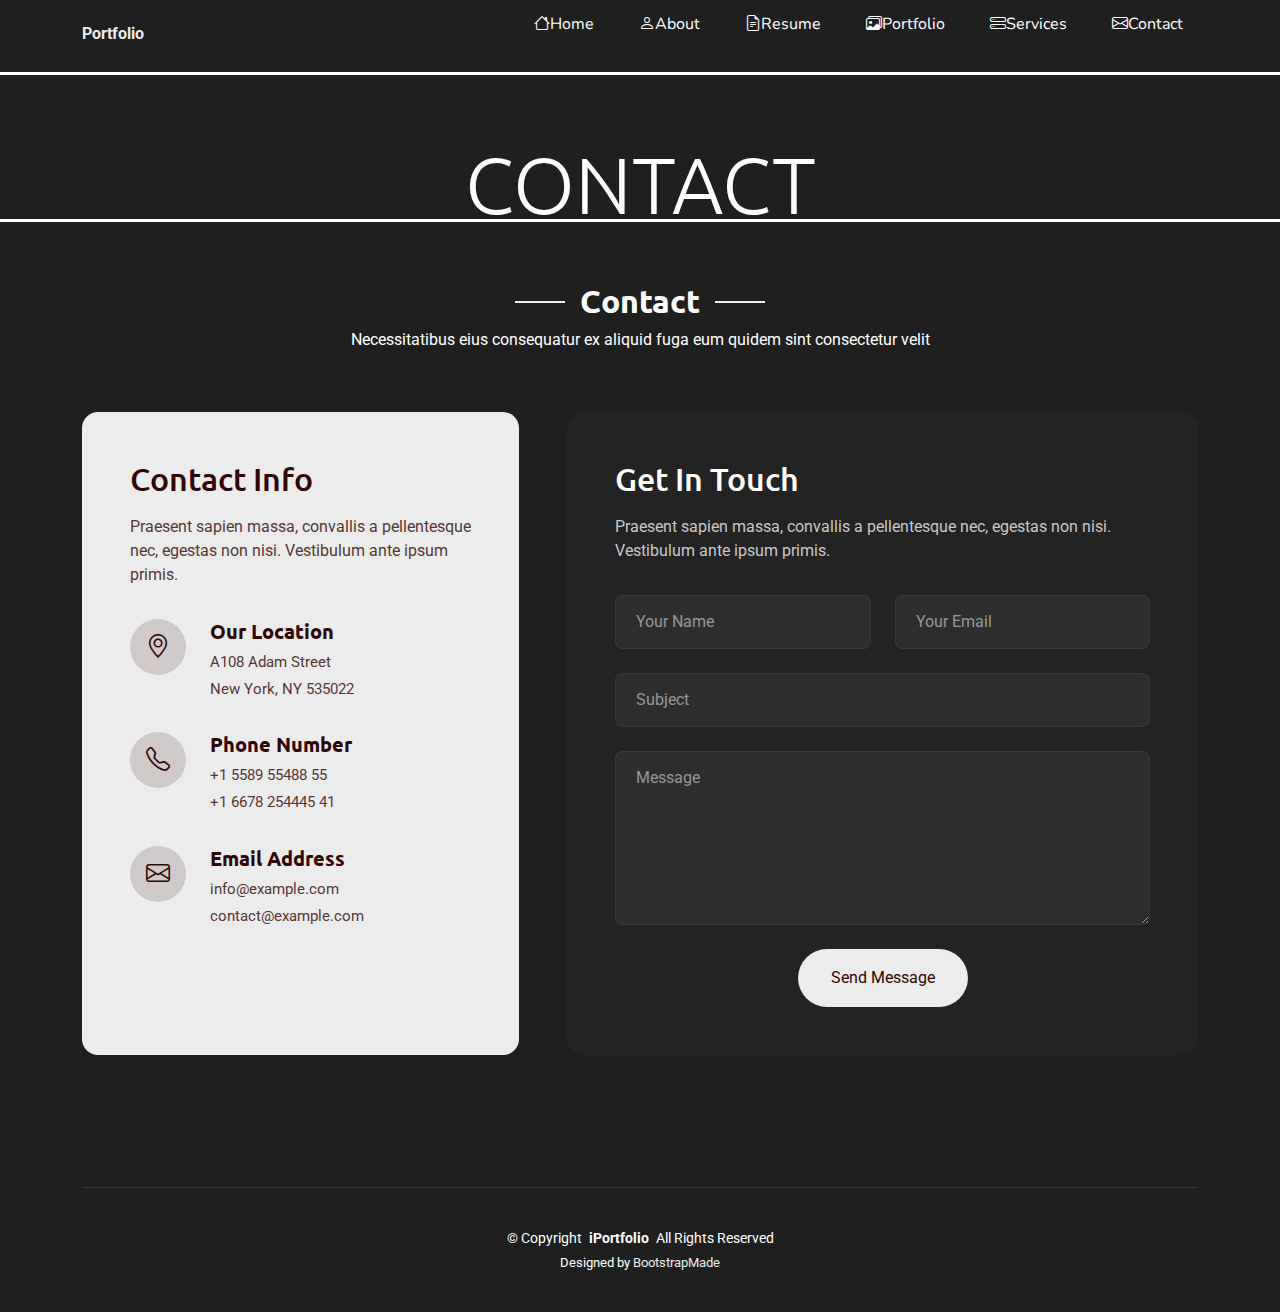
<file: contact.html>
<!DOCTYPE html>
<html lang="en">

<head>
  <meta charset="utf-8">
  <meta content="width=device-width, initial-scale=1.0" name="viewport">
  <title>Index - SnapFolio Bootstrap Template</title>
  <meta name="description" content="">
  <meta name="keywords" content="">

  <!-- Favicons -->
  <link href="assets/img/favicon.png" rel="icon">
  <link href="assets/img/apple-touch-icon.png" rel="apple-touch-icon">

  <!-- Fonts -->
  <link href="https://fonts.googleapis.com" rel="preconnect">
  <link href="https://fonts.gstatic.com" rel="preconnect" crossorigin>
  <link href="https://fonts.googleapis.com/css2?family=Roboto:ital,wght@0,100;0,300;0,400;0,500;0,700;0,900;1,100;1,300;1,400;1,500;1,700;1,900&family=Ubuntu:ital,wght@0,300;0,400;0,500;0,700;1,300;1,400;1,500;1,700&family=Nunito:ital,wght@0,200;0,300;0,400;0,500;0,600;0,700;0,800;0,900;1,200;1,300;1,400;1,500;1,600;1,700;1,800;1,900&display=swap" rel="stylesheet">

  <!-- Vendor CSS Files -->
  <link href="assets/vendor/bootstrap/css/bootstrap.min.css" rel="stylesheet">
  <link href="assets/vendor/bootstrap-icons/bootstrap-icons.css" rel="stylesheet">
  <link href="assets/vendor/aos/aos.css" rel="stylesheet">
  <link href="assets/vendor/glightbox/css/glightbox.min.css" rel="stylesheet">
  <link href="assets/vendor/swiper/swiper-bundle.min.css" rel="stylesheet">

  <!-- Main CSS File -->
  <link href="assets/css/main.css" rel="stylesheet">

  <!-- =======================================================
  * Template Name: SnapFolio
  * Template URL: https://bootstrapmade.com/snapfolio-bootstrap-portfolio-template/
  * Updated: Jul 21 2025 with Bootstrap v5.3.7
  * Author: BootstrapMade.com
  * License: https://bootstrapmade.com/license/
  ======================================================== -->
</head>
<style>
  /* ===============================
   DESKTOP NAVBAR (VISIBLE ALWAYS)
   =============================== */
@media (min-width: 992px) {

  #navmenu {
    position: static;
    display: block !important;
    width: auto;
    height: auto;
    background: transparent;
    padding: 0;
  }

  #navmenu ul {
    display: flex;
    gap: 15px;
    align-items: center;
  }

  #navmenu ul li a {
    color: white;
    padding: 12px 15px;
    font-size: 16px;
  }

  /* hide mobile toggle */
  #mobile-toggle {
    display: none;
  }

  /* hide overlay */
  .menu-overlay {
    display: none !important;
  }
}

/* ===============================
   MOBILE NAVIGATION (SLIDE LEFT)
   =============================== */
@media (max-width: 991px) {
  #navmenu {
    position: fixed;
    top: 0;
    left: -280px; 
    width: 260px;
    height: 100%;
    background: #1b1b1b;
    padding: 20px;
    transition: left 0.35s ease;
    z-index: 9999;
    overflow-y: auto;
  }

  #navmenu.nav-open {
    left: 0;
  }

  #navmenu ul {
    list-style: none;
    padding: 0;
  }

  #navmenu ul li a {
    display: block;
    padding: 12px;
    color: #fff;
    border-bottom: 1px solid #333;
  }

  .menu-overlay {
    position: fixed;
    top: 0;
    left: 0;
    right: 0;
    bottom: 0;
    background: rgba(0,0,0,0.55);
    z-index: 9998;
    display: none;
  }

  .menu-overlay.show {
    display: block;
  }
}

</style>
<body class="index-page">
<!-- ---------- HTML (replace your current <header> block) ---------- -->
<header id="header" class="header top-navbar">
  <div class="header-inner container d-flex align-items-center justify-content-between">
    <a class="brand fw-bold text-gold" href="#">Portfolio</a>

    <!-- Mobile toggle button -->
    <i id="mobile-toggle" class="header-toggle mt-1 d-xl-none bi bi-list"></i>

    <!-- Sliding nav -->
    <nav id="navmenu" class="navmenu">
      <ul>
        <li><a href="index.html" class="active"><i class="bi bi-house"></i> Home</a></li>
        <li><a href="about.html"><i class="bi bi-person"></i> About</a></li>
        <li><a href="resume.html"><i class="bi bi-file-earmark-text"></i> Resume</a></li>
        <li><a href="works.html"><i class="bi bi-images"></i> Portfolio</a></li>
        <li><a href="service.html"><i class="bi bi-hdd-stack"></i> Services</a></li>

        <!-- <li class="dropdown">
          <a href="#" class="dropdown-toggle">
            <i class="bi bi-menu-button"></i> Dropdown
            <i class="bi bi-chevron-down toggle-dropdown"></i>
          </a>
          <ul class="dropdown-menu">
            <li><a href="#">Dropdown 1</a></li>
            <li class="dropdown">
              <a href="#" class="dropdown-toggle">
                Deep Dropdown <i class="bi bi-chevron-down toggle-dropdown"></i>
              </a>
              <ul class="dropdown-menu">
                <li><a href="#">Deep Dropdown 1</a></li>
                <li><a href="#">Deep Dropdown 2</a></li>
              </ul>
            </li>
          </ul>
        </li> -->

        <li><a href="contact.html"><i class="bi bi-envelope"></i> Contact</a></li>
      </ul>
    </nav>
  </div>
</header>
<section class="service-hero  mt-1" style="color: #fff; height: 150px; text-align: center; border-bottom: solid 3px white; border-top: solid 3px white; ">
<h1 class="display-1"   data-aos="fade-up" data-aos-delay="100">CONTACT</h1>
<p>Get In Touch</p>
</section>
   <!-- Contact Section -->
    <section id="contact" class="contact section">

      <!-- Section Title -->
      <div class="container section-title" data-aos="fade-up">
        <h2>Contact</h2>
        <p>Necessitatibus eius consequatur ex aliquid fuga eum quidem sint consectetur velit</p>
      </div><!-- End Section Title -->

      <div class="container">

        <div class="row g-4 g-lg-5">
          <div class="col-lg-5">
            <div class="info-box">
              <h3>Contact Info</h3>
              <p>Praesent sapien massa, convallis a pellentesque nec, egestas non nisi. Vestibulum ante ipsum primis.</p>

              <div class="info-item">
                <div class="icon-box">
                  <i class="bi bi-geo-alt"></i>
                </div>
                <div class="content">
                  <h4>Our Location</h4>
                  <p>A108 Adam Street</p>
                  <p>New York, NY 535022</p>
                </div>
              </div>

              <div class="info-item">
                <div class="icon-box">
                  <i class="bi bi-telephone"></i>
                </div>
                <div class="content">
                  <h4>Phone Number</h4>
                  <p>+1 5589 55488 55</p>
                  <p>+1 6678 254445 41</p>
                </div>
              </div>

              <div class="info-item">
                <div class="icon-box">
                  <i class="bi bi-envelope"></i>
                </div>
                <div class="content">
                  <h4>Email Address</h4>
                  <p>info@example.com</p>
                  <p>contact@example.com</p>
                </div>
              </div>
            </div>
          </div>

          <div class="col-lg-7">
            <div class="contact-form">
              <h3>Get In Touch</h3>
              <p>Praesent sapien massa, convallis a pellentesque nec, egestas non nisi. Vestibulum ante ipsum primis.</p>

              <form action="forms/contact.php" method="post" class="php-email-form">
                <div class="row gy-4">

                  <div class="col-md-6">
                    <input type="text" name="name" class="form-control" placeholder="Your Name" required="">
                  </div>

                  <div class="col-md-6 ">
                    <input type="email" class="form-control" name="email" placeholder="Your Email" required="">
                  </div>

                  <div class="col-12">
                    <input type="text" class="form-control" name="subject" placeholder="Subject" required="">
                  </div>

                  <div class="col-12">
                    <textarea class="form-control" name="message" rows="6" placeholder="Message" required=""></textarea>
                  </div>

                  <div class="col-12 text-center">
                    <div class="loading">Loading</div>
                    <div class="error-message"></div>
                    <div class="sent-message">Your message has been sent. Thank you!</div>

                    <button type="submit" class="btn">Send Message</button>
                  </div>

                </div>
              </form>

            </div>
          </div>

        </div>

      </div>

    </section><!-- /Contact Section -->

<footer id="footer" class="footer position-relative">

    <div class="container">
      <div class="copyright text-center ">
        <p>© <span>Copyright</span> <strong class="px-1 sitename">iPortfolio</strong> <span>All Rights Reserved</span></p>
      </div>
      <div class="credits">
        <!-- All the links in the footer should remain intact. -->
        <!-- You can delete the links only if you've purchased the pro version. -->
        <!-- Licensing information: https://bootstrapmade.com/license/ -->
        <!-- Purchase the pro version with working PHP/AJAX contact form: [buy-url] -->
        Designed by <a href="https://bootstrapmade.com/">BootstrapMade</a>
      </div>
    </div>

  </footer>

  <!-- Scroll Top -->
  <a href="#" id="scroll-top" class="scroll-top d-flex align-items-center justify-content-center"><i class="bi bi-arrow-up-short"></i></a>

  <!-- Preloader -->
  <div id="preloader"></div>

  <!-- Vendor JS Files -->
  <script src="assets/vendor/bootstrap/js/bootstrap.bundle.min.js"></script>
  <script src="assets/vendor/php-email-form/validate.js"></script>
  <script src="assets/vendor/aos/aos.js"></script>
  <script src="assets/vendor/typed.js/typed.umd.js"></script>
  <script src="assets/vendor/purecounter/purecounter_vanilla.js"></script>
  <script src="assets/vendor/waypoints/noframework.waypoints.js"></script>
  <script src="assets/vendor/isotope-layout/isotope.pkgd.min.js"></script>
  <script src="assets/vendor/imagesloaded/imagesloaded.pkgd.min.js"></script>
  <script src="assets/vendor/glightbox/js/glightbox.min.js"></script>
  <script src="assets/vendor/swiper/swiper-bundle.min.js"></script>

  <!-- Main JS File -->
  <script src="assets/js/main.js"></script>
<script>
const mobileToggle = document.getElementById("mobile-toggle");
const navmenu = document.getElementById("navmenu");

const overlay = document.createElement("div");
overlay.classList.add("menu-overlay");
document.body.appendChild(overlay);

mobileToggle.addEventListener("click", () => {
  navmenu.classList.toggle("nav-open");
  overlay.classList.toggle("show");
});

overlay.addEventListener("click", () => {
  navmenu.classList.remove("nav-open");
  overlay.classList.remove("show");
});

document.querySelectorAll(".dropdown > .dropdown-toggle").forEach(el => {
  el.addEventListener("click", function (e) {
    e.preventDefault();
    this.parentElement.classList.toggle("dropdown-active");
  });
});

</script>
</body>

</html>
</file>
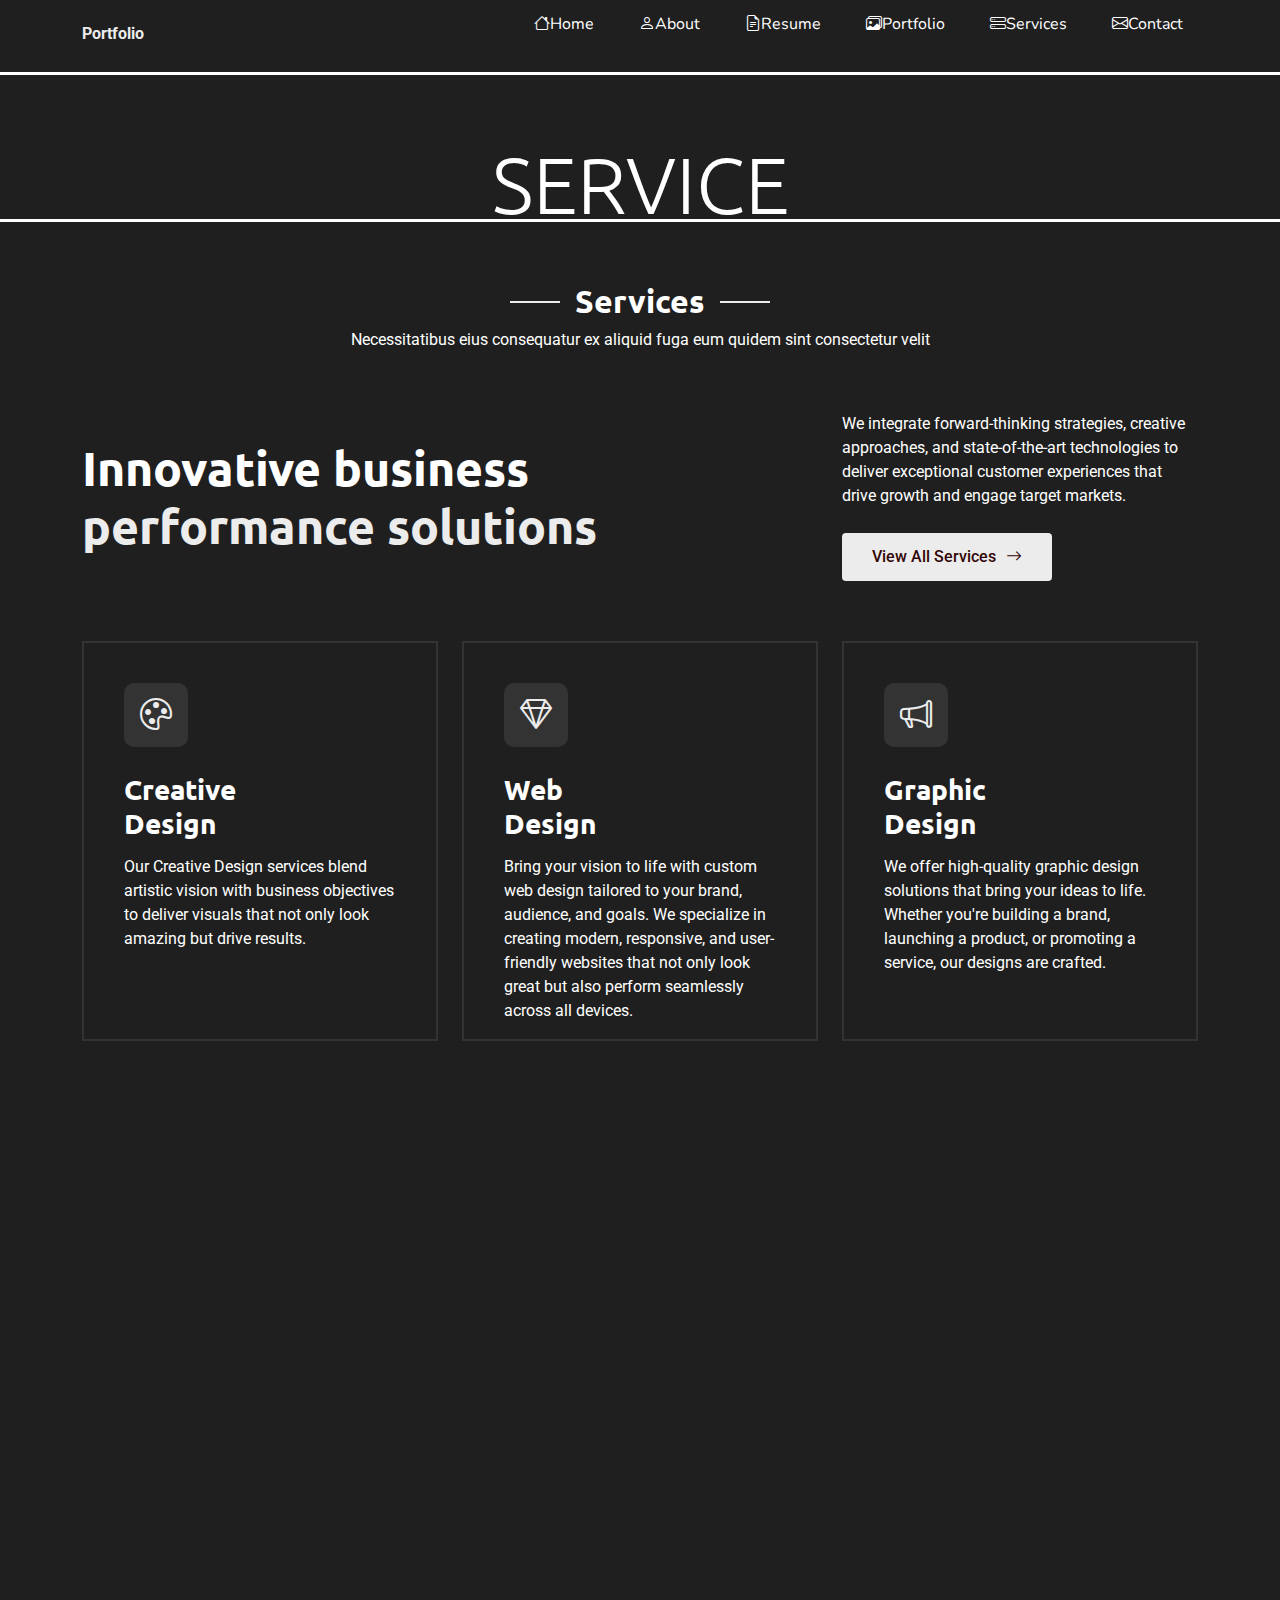
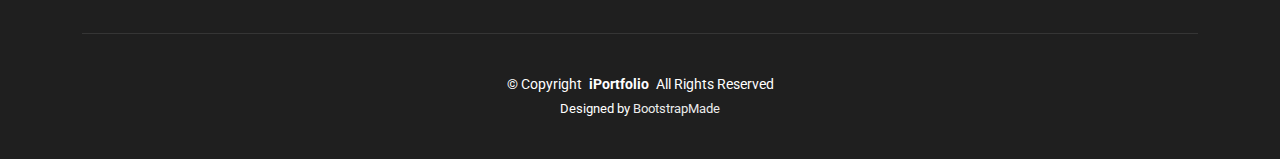
<file: service.html>
<!DOCTYPE html>
<html lang="en">

<head>
  <meta charset="utf-8">
  <meta content="width=device-width, initial-scale=1.0" name="viewport">
  <title>Index - SnapFolio Bootstrap Template</title>
  <meta name="description" content="">
  <meta name="keywords" content="">

  <!-- Favicons -->
  <link href="assets/img/favicon.png" rel="icon">
  <link href="assets/img/apple-touch-icon.png" rel="apple-touch-icon">

  <!-- Fonts -->
  <link href="https://fonts.googleapis.com" rel="preconnect">
  <link href="https://fonts.gstatic.com" rel="preconnect" crossorigin>
  <link href="https://fonts.googleapis.com/css2?family=Roboto:ital,wght@0,100;0,300;0,400;0,500;0,700;0,900;1,100;1,300;1,400;1,500;1,700;1,900&family=Ubuntu:ital,wght@0,300;0,400;0,500;0,700;1,300;1,400;1,500;1,700&family=Nunito:ital,wght@0,200;0,300;0,400;0,500;0,600;0,700;0,800;0,900;1,200;1,300;1,400;1,500;1,600;1,700;1,800;1,900&display=swap" rel="stylesheet">

  <!-- Vendor CSS Files -->
  <link href="assets/vendor/bootstrap/css/bootstrap.min.css" rel="stylesheet">
  <link href="assets/vendor/bootstrap-icons/bootstrap-icons.css" rel="stylesheet">
  <link href="assets/vendor/aos/aos.css" rel="stylesheet">
  <link href="assets/vendor/glightbox/css/glightbox.min.css" rel="stylesheet">
  <link href="assets/vendor/swiper/swiper-bundle.min.css" rel="stylesheet">

  <!-- Main CSS File -->
  <link href="assets/css/main.css" rel="stylesheet">

  <!-- =======================================================
  * Template Name: SnapFolio
  * Template URL: https://bootstrapmade.com/snapfolio-bootstrap-portfolio-template/
  * Updated: Jul 21 2025 with Bootstrap v5.3.7
  * Author: BootstrapMade.com
  * License: https://bootstrapmade.com/license/
  ======================================================== -->
</head>
<style>
  /* ===============================
   DESKTOP NAVBAR (VISIBLE ALWAYS)
   =============================== */
@media (min-width: 992px) {

  #navmenu {
    position: static;
    display: block !important;
    width: auto;
    height: auto;
    background: transparent;
    padding: 0;
  }

  #navmenu ul {
    display: flex;
    gap: 15px;
    align-items: center;
  }

  #navmenu ul li a {
    color: white;
    padding: 12px 15px;
    font-size: 16px;
  }

  /* hide mobile toggle */
  #mobile-toggle {
    display: none;
  }

  /* hide overlay */
  .menu-overlay {
    display: none !important;
  }
}

/* ===============================
   MOBILE NAVIGATION (SLIDE LEFT)
   =============================== */
@media (max-width: 991px) {
  #navmenu {
    position: fixed;
    top: 0;
    left: -280px; 
    width: 260px;
    height: 100%;
    background: #1b1b1b;
    padding: 20px;
    transition: left 0.35s ease;
    z-index: 9999;
    overflow-y: auto;
  }

  #navmenu.nav-open {
    left: 0;
  }

  #navmenu ul {
    list-style: none;
    padding: 0;
  }

  #navmenu ul li a {
    display: block;
    padding: 12px;
    color: #fff;
    border-bottom: 1px solid #333;
  }

  .menu-overlay {
    position: fixed;
    top: 0;
    left: 0;
    right: 0;
    bottom: 0;
    background: rgba(0,0,0,0.55);
    z-index: 9998;
    display: none;
  }

  .menu-overlay.show {
    display: block;
  }
}

</style>
<body class="index-page">
<!-- ---------- HTML (replace your current <header> block) ---------- -->
<header id="header" class="header top-navbar">
  <div class="header-inner container d-flex align-items-center justify-content-between">
    <a class="brand fw-bold text-gold" href="#">Portfolio</a>

    <!-- Mobile toggle button -->
    <i id="mobile-toggle" class="header-toggle mt-1 d-xl-none bi bi-list"></i>

    <!-- Sliding nav -->
    <nav id="navmenu" class="navmenu">
      <ul>
        <li><a href="index.html" class="active"><i class="bi bi-house"></i> Home</a></li>
        <li><a href="about.html"><i class="bi bi-person"></i> About</a></li>
        <li><a href="resume.html"><i class="bi bi-file-earmark-text"></i> Resume</a></li>
        <li><a href="works.html"><i class="bi bi-images"></i> Portfolio</a></li>
        <li><a href="service.html"><i class="bi bi-hdd-stack"></i> Services</a></li>

        <!-- <li class="dropdown">
          <a href="#" class="dropdown-toggle">
            <i class="bi bi-menu-button"></i> Dropdown
            <i class="bi bi-chevron-down toggle-dropdown"></i>
          </a>
          <ul class="dropdown-menu">
            <li><a href="#">Dropdown 1</a></li>
            <li class="dropdown">
              <a href="#" class="dropdown-toggle">
                Deep Dropdown <i class="bi bi-chevron-down toggle-dropdown"></i>
              </a>
              <ul class="dropdown-menu">
                <li><a href="#">Deep Dropdown 1</a></li>
                <li><a href="#">Deep Dropdown 2</a></li>
              </ul>
            </li>
          </ul>
        </li> -->

        <li><a href="contact.html"><i class="bi bi-envelope"></i> Contact</a></li>
      </ul>
    </nav>
  </div>
</header>
<section class="service-hero mt-1" style="color: #fff; height: 150px; text-align: center; border-bottom: solid 3px white; border-top: solid 3px white; ">
<h1 class="display-1"  data-aos="fade-up" data-aos-delay="100">SERVICE</h1>
</section>
    <!-- Services Section -->
    <section id="services" class="services section">

      <!-- Section Title -->
      <div class="container section-title" data-aos="fade-up">
        <h2>Services</h2>
        <p>Necessitatibus eius consequatur ex aliquid fuga eum quidem sint consectetur velit</p>
      </div><!-- End Section Title -->

      <div class="container" data-aos="fade-up" data-aos-delay="100">

        <div class="service-header">
          <div class="row align-items-center">
            <div class="col-lg-8 col-md-12">
              <div class="service-intro">
                <h2 class="service-heading">
                  <div>Innovative business</div>
                  <div><span>performance solutions</span></div>
                </h2>
              </div>
            </div>
            <div class="col-lg-4 col-md-12">
              <div class="service-summary">
                <p>
                  We integrate forward-thinking strategies, creative approaches, and state-of-the-art technologies to deliver exceptional customer experiences that drive growth and engage target markets.
                </p>
                <a href="service.html" class="service-btn">
                  View All Services
                  <i class="bi bi-arrow-right"></i>
                </a>
              </div>
            </div>
          </div>
        </div>

        <div class="row justify-content-center">
          <div class="col-lg-4 col-md-6" data-aos="fade-up" data-aos-delay="100">
            <div class="service-card position-relative z-1">
              <div class="service-icon">
                <i class="bi bi-palette"></i>
              </div>
              <a href="service-details.html" class="card-action d-flex align-items-center justify-content-center rounded-circle">
                <i class="bi bi-arrow-up-right"></i>
              </a>
              <h3>
                <a href="service-details.html">
                  Creative  <span>Design</span>
                </a>
              </h3>
              <p>
             Our Creative Design services blend artistic vision with business objectives to deliver visuals that not only look amazing but drive results.
              </p>
            </div>
          </div>
          <div class="col-lg-4 col-md-6" data-aos="fade-up" data-aos-delay="200">
            <div class="service-card position-relative z-1">
              <div class="service-icon">
                <i class="bi bi-gem"></i>
              </div>
              <a href="service-details.html" class="card-action d-flex align-items-center justify-content-center rounded-circle">
                <i class="bi bi-arrow-up-right"></i>
              </a>
              <h3>
                <a href="service-details.html">
                 Web   <span>Design</span>
                </a>
              </h3>
              <p>
               Bring your vision to life with custom web design tailored to your brand, audience, and goals. We specialize in creating modern, responsive, and user-friendly websites that not only look great but also perform seamlessly across all devices.
              </p>
            </div>
          </div>
          <div class="col-lg-4 col-md-6" data-aos="fade-up" data-aos-delay="300">
            <div class="service-card position-relative z-1">
              <div class="service-icon">
                <i class="bi bi-megaphone"></i>
              </div>
              <a href="service-details.html" class="card-action d-flex align-items-center justify-content-center rounded-circle">
                <i class="bi bi-arrow-up-right"></i>
              </a>
              <h3>
                <a href="service-details.html">
                  Graphic <span>Design</span>
                </a>
              </h3>
              <p>
               We offer high-quality graphic design solutions that bring your ideas to life. Whether you're building a brand, launching a product, or promoting a service, our designs are crafted.
              </p>
            </div>
          </div>
          <div class="col-lg-4 col-md-6" data-aos="fade-up" data-aos-delay="100">
            <div class="service-card position-relative z-1">
              <div class="service-icon">
                <i class="bi bi-code-slash"></i>
              </div>
              <a href="service-details.html" class="card-action d-flex align-items-center justify-content-center rounded-circle">
                <i class="bi bi-arrow-up-right"></i>
              </a>
              <h3>
                <a href="service-details.html">
                  Web  <span>Development</span>
                </a>
              </h3>
              <p>
               Turn your ideas into fully functional, high-performing websites with expert web development tailored to your business needs. We build fast, secure, and scalable websites using the latest technologies and best practices to ensure long-term success.
              </p>
            </div>
          </div>
          <div class="col-lg-4 col-md-6" data-aos="fade-up" data-aos-delay="200">
            <div class="service-card position-relative z-1">
              <div class="service-icon">
                <i class="bi bi-graph-up"></i>
              </div>
              <a href="service-details.html" class="card-action d-flex align-items-center justify-content-center rounded-circle">
                <i class="bi bi-arrow-up-right"></i>
              </a>
              <h3>
                <a href="service-details.html">
                  Web  <span>Hosting</span>
                </a>
              </h3>
              <p>
                Reliable and secure web hosting solutions tailored to your website’s needs. Enjoy 99.9% uptime, fast loading speeds, and full technical support to keep your site running smoothly.
              </p>
            </div>
          </div>
          <div class="col-lg-4 col-md-6" data-aos="fade-up" data-aos-delay="300">
            <div class="service-card position-relative z-1">
              <div class="service-icon">
                <i class="bi bi-camera-video"></i>
              </div>
              <a href="service-details.html" class="card-action d-flex align-items-center justify-content-center rounded-circle">
                <i class="bi bi-arrow-up-right"></i>
              </a>
              <h3>
                <a href="service-details.html">
                  Media <span>solutions</span>
                </a>
              </h3>
              <p>
                Etiam efficitur lacus in diam finibus, nec ultrices est sagittis. Maecenas elementum magna sed risus faucibus, nec commodo purus facilisis. Vestibulum accumsan magna.
              </p>
            </div>
          </div>
        </div>

      </div>

    </section><!-- /Services Section -->

<footer id="footer" class="footer position-relative">

    <div class="container">
      <div class="copyright text-center ">
        <p>© <span>Copyright</span> <strong class="px-1 sitename">iPortfolio</strong> <span>All Rights Reserved</span></p>
      </div>
      <div class="credits">
        <!-- All the links in the footer should remain intact. -->
        <!-- You can delete the links only if you've purchased the pro version. -->
        <!-- Licensing information: https://bootstrapmade.com/license/ -->
        <!-- Purchase the pro version with working PHP/AJAX contact form: [buy-url] -->
        Designed by <a href="https://bootstrapmade.com/">BootstrapMade</a>
      </div>
    </div>

  </footer>

  <!-- Scroll Top -->
  <a href="#" id="scroll-top" class="scroll-top d-flex align-items-center justify-content-center"><i class="bi bi-arrow-up-short"></i></a>

  <!-- Preloader -->
  <div id="preloader"></div>

  <!-- Vendor JS Files -->
  <script src="assets/vendor/bootstrap/js/bootstrap.bundle.min.js"></script>
  <script src="assets/vendor/php-email-form/validate.js"></script>
  <script src="assets/vendor/aos/aos.js"></script>
  <script src="assets/vendor/typed.js/typed.umd.js"></script>
  <script src="assets/vendor/purecounter/purecounter_vanilla.js"></script>
  <script src="assets/vendor/waypoints/noframework.waypoints.js"></script>
  <script src="assets/vendor/isotope-layout/isotope.pkgd.min.js"></script>
  <script src="assets/vendor/imagesloaded/imagesloaded.pkgd.min.js"></script>
  <script src="assets/vendor/glightbox/js/glightbox.min.js"></script>
  <script src="assets/vendor/swiper/swiper-bundle.min.js"></script>

  <!-- Main JS File -->
  <script src="assets/js/main.js"></script>
<script>
const mobileToggle = document.getElementById("mobile-toggle");
const navmenu = document.getElementById("navmenu");

const overlay = document.createElement("div");
overlay.classList.add("menu-overlay");
document.body.appendChild(overlay);

mobileToggle.addEventListener("click", () => {
  navmenu.classList.toggle("nav-open");
  overlay.classList.toggle("show");
});

overlay.addEventListener("click", () => {
  navmenu.classList.remove("nav-open");
  overlay.classList.remove("show");
});

document.querySelectorAll(".dropdown > .dropdown-toggle").forEach(el => {
  el.addEventListener("click", function (e) {
    e.preventDefault();
    this.parentElement.classList.toggle("dropdown-active");
  });
});

</script>
</body>

</html>
</file>
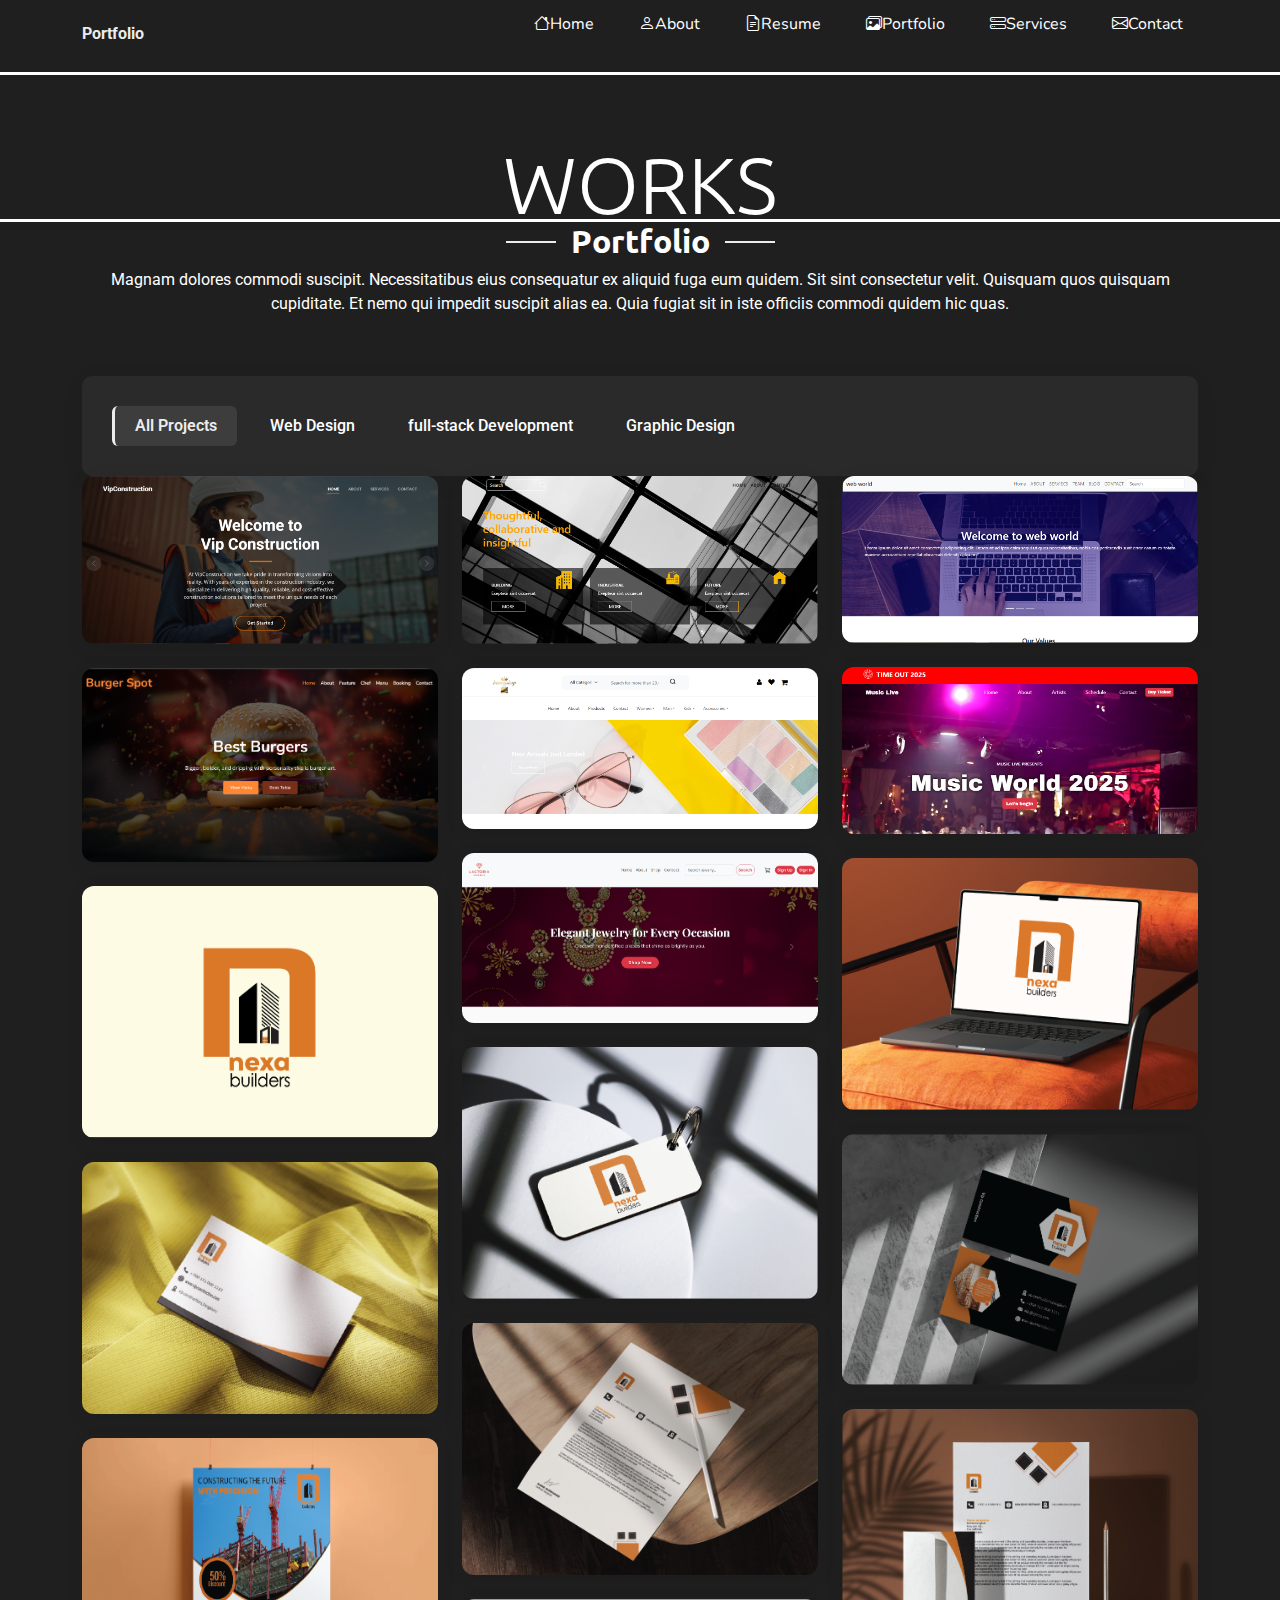
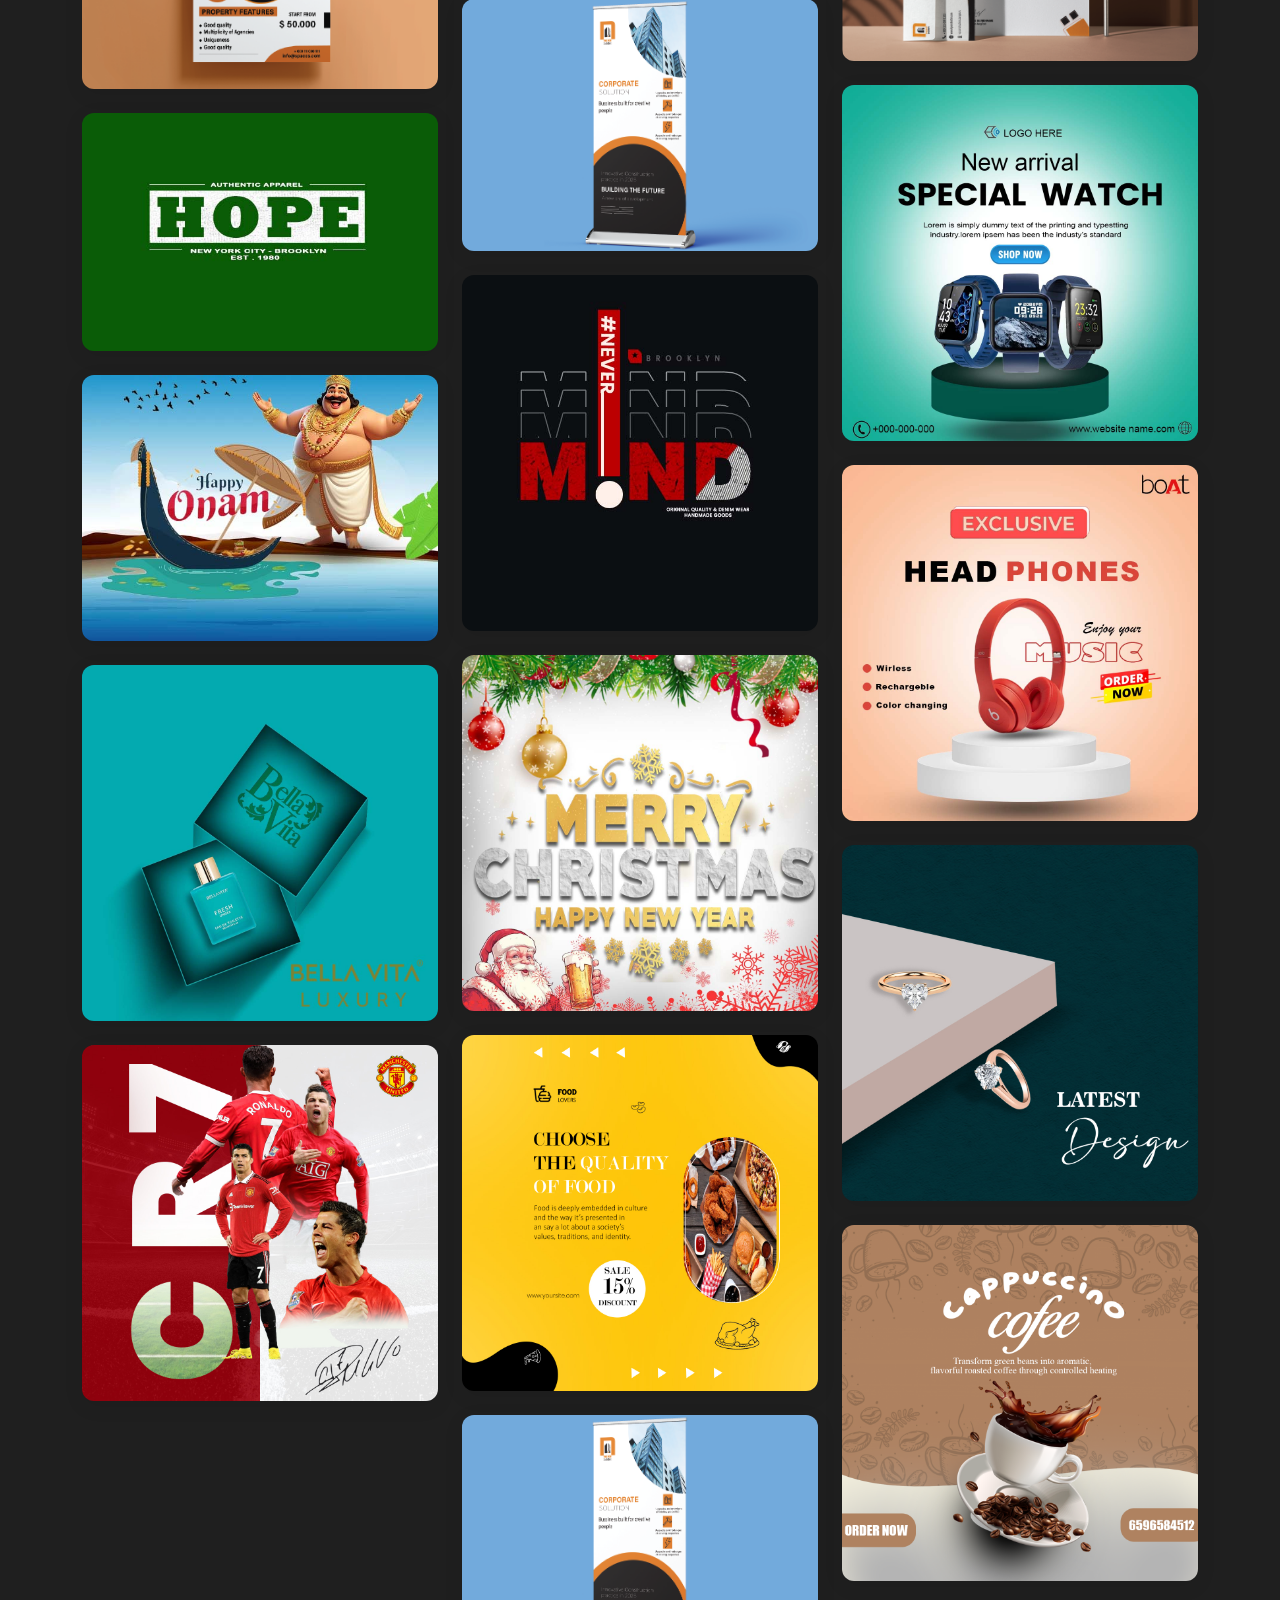
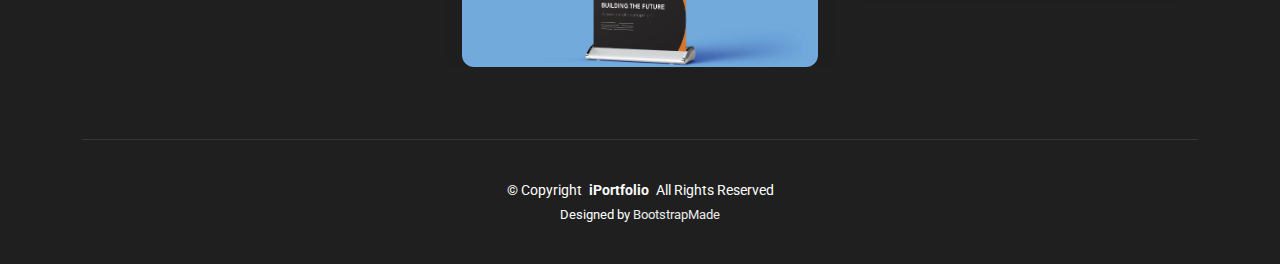
<file: works.html>
<!DOCTYPE html>
<html lang="en">

<head>
  <meta charset="utf-8">
  <meta content="width=device-width, initial-scale=1.0" name="viewport">
  <title>Index - SnapFolio Bootstrap Template</title>
  <meta name="description" content="">
  <meta name="keywords" content="">

  <!-- Favicons -->
  <link href="assets/img/favicon.png" rel="icon">
  <link href="assets/img/apple-touch-icon.png" rel="apple-touch-icon">

  <!-- Fonts -->
  <link href="https://fonts.googleapis.com" rel="preconnect">
  <link href="https://fonts.gstatic.com" rel="preconnect" crossorigin>
  <link href="https://fonts.googleapis.com/css2?family=Roboto:ital,wght@0,100;0,300;0,400;0,500;0,700;0,900;1,100;1,300;1,400;1,500;1,700;1,900&family=Ubuntu:ital,wght@0,300;0,400;0,500;0,700;1,300;1,400;1,500;1,700&family=Nunito:ital,wght@0,200;0,300;0,400;0,500;0,600;0,700;0,800;0,900;1,200;1,300;1,400;1,500;1,600;1,700;1,800;1,900&display=swap" rel="stylesheet">

  <!-- Vendor CSS Files -->
  <link href="assets/vendor/bootstrap/css/bootstrap.min.css" rel="stylesheet">
  <link href="assets/vendor/bootstrap-icons/bootstrap-icons.css" rel="stylesheet">
  <link href="assets/vendor/aos/aos.css" rel="stylesheet">
  <link href="assets/vendor/glightbox/css/glightbox.min.css" rel="stylesheet">
  <link href="assets/vendor/swiper/swiper-bundle.min.css" rel="stylesheet">

  <!-- Main CSS File -->
  <link href="assets/css/main.css" rel="stylesheet">

  <!-- =======================================================
  * Template Name: SnapFolio
  * Template URL: https://bootstrapmade.com/snapfolio-bootstrap-portfolio-template/
  * Updated: Jul 21 2025 with Bootstrap v5.3.7
  * Author: BootstrapMade.com
  * License: https://bootstrapmade.com/license/
  ======================================================== -->
</head>
<style>
  /* ===============================
   DESKTOP NAVBAR (VISIBLE ALWAYS)
   =============================== */
@media (min-width: 992px) {

  #navmenu {
    position: static;
    display: block !important;
    width: auto;
    height: auto;
    background: transparent;
    padding: 0;
  }

  #navmenu ul {
    display: flex;
    gap: 15px;
    align-items: center;
  }

  #navmenu ul li a {
    color: white;
    padding: 12px 15px;
    font-size: 16px;
  }

  /* hide mobile toggle */
  #mobile-toggle {
    display: none;
  }

  /* hide overlay */
  .menu-overlay {
    display: none !important;
  }
}

/* ===============================
   MOBILE NAVIGATION (SLIDE LEFT)
   =============================== */
@media (max-width: 991px) {
  #navmenu {
    position: fixed;
    top: 0;
    left: -280px; 
    width: 260px;
    height: 100%;
    background: #1b1b1b;
    padding: 20px;
    transition: left 0.35s ease;
    z-index: 9999;
    overflow-y: auto;
  }

  #navmenu.nav-open {
    left: 0;
  }

  #navmenu ul {
    list-style: none;
    padding: 0;
  }

  #navmenu ul li a {
    display: block;
    padding: 12px;
    color: #fff;
    border-bottom: 1px solid #333;
  }

  .menu-overlay {
    position: fixed;
    top: 0;
    left: 0;
    right: 0;
    bottom: 0;
    background: rgba(0,0,0,0.55);
    z-index: 9998;
    display: none;
  }

  .menu-overlay.show {
    display: block;
  }
}

</style>
<body class="index-page">
<!-- ---------- HTML (replace your current <header> block) ---------- -->
<header id="header" class="header top-navbar">
  <div class="header-inner container d-flex align-items-center justify-content-between">
    <a class="brand fw-bold text-gold" href="#">Portfolio</a>

    <!-- Mobile toggle button -->
    <i id="mobile-toggle" class="header-toggle mt-1 d-xl-none bi bi-list"></i>

    <!-- Sliding nav -->
    <nav id="navmenu" class="navmenu">
      <ul>
        <li><a href="index.html" class="active"><i class="bi bi-house"></i> Home</a></li>
        <li><a href="about.html"><i class="bi bi-person"></i> About</a></li>
        <li><a href="resume.html"><i class="bi bi-file-earmark-text"></i> Resume</a></li>
        <li><a href="works.html"><i class="bi bi-images"></i> Portfolio</a></li>
        <li><a href="service.html"><i class="bi bi-hdd-stack"></i> Services</a></li>

        <!-- <li class="dropdown">
          <a href="#" class="dropdown-toggle">
            <i class="bi bi-menu-button"></i> Dropdown
            <i class="bi bi-chevron-down toggle-dropdown"></i>
          </a>
          <ul class="dropdown-menu">
            <li><a href="#">Dropdown 1</a></li>
            <li class="dropdown">
              <a href="#" class="dropdown-toggle">
                Deep Dropdown <i class="bi bi-chevron-down toggle-dropdown"></i>
              </a>
              <ul class="dropdown-menu">
                <li><a href="#">Deep Dropdown 1</a></li>
                <li><a href="#">Deep Dropdown 2</a></li>
              </ul>
            </li>
          </ul>
        </li> -->

        <li><a href="contact.html"><i class="bi bi-envelope"></i> Contact</a></li>
      </ul>
    </nav>
  </div>
</header>
<section class="work-hero mt-1" style="color: #fff; height: 150px; text-align: center; border-bottom: solid 3px white; border-top: solid 3px white; ">
<h3 class="display-1"  data-aos="fade-up" data-aos-delay="100">WORKS</h3>
</section>

    <!-- Portfolio Section -->
    <section id="portfolio" class="portfolio section p-0">

      <!-- Section Title -->
      <div class="container section-title" data-aos="fade-up">
        <h2>Portfolio</h2>
        <p>Magnam dolores commodi suscipit. Necessitatibus eius consequatur ex aliquid fuga eum quidem. Sit sint consectetur velit. Quisquam quos quisquam cupiditate. Et nemo qui impedit suscipit alias ea. Quia fugiat sit in iste officiis commodi quidem hic quas.</p>
      </div><!-- End Section Title -->

      <div class="container" data-aos="fade-up" data-aos-delay="100">

        <div class="isotope-layout" data-default-filter="*" data-layout="masonry" data-sort="original-order">

          <div class="row">
            <div class="col-lg-12 filter-sidebar">
              <div class="filters-wrapper" data-aos="fade-right" data-aos-delay="150">
                <ul class="portfolio-filters isotope-filters">
                  <li data-filter="*" class="filter-active">All Projects</li>
                  <li data-filter=".filter-webdesign">Web Design</li>
                  <li data-filter=".filter-webdevelopment">full-stack Development</li>
                  <li data-filter=".filter-Graphic">Graphic Design</li>
                  <!-- <li data-filter=".filter-nature">Nature</li> -->
                </ul>
              </div>
            </div>

            <div class="col-lg-12">
              <div class="row gy-4 portfolio-container isotope-container" data-aos="fade-up" data-aos-delay="200">

                <div class="col-xl-4 col-lg-6 col-md-6 col-sm-6 col-6 portfolio-item isotope-item filter-webdesign">
                  <div class="portfolio-wrap">
                    <img src="assets/img/Capture.PNG" class="img-fluid" alt="Portfolio Image" loading="lazy">
                    <div class="portfolio-info">
                      <div class="content">
                        <span class="category">Photography</span>
                        <h4>Capturing Moments</h4>
                        <div class="portfolio-links">
                          <a href="assets/img/Capture.PNG" class="glightbox" title="Capturing Moments"><i class="bi bi-plus-lg"></i></a>
                          <a href=" https://luca4015.github.io/project6/" target="_blank" title="More Details"><i class="bi bi-arrow-right"></i></a>
                        </div>
                      </div>
                    </div>
                  </div>
                </div><!-- End Portfolio Item -->

                <div class="col-xl-4 col-lg-6 col-md-6 col-sm-6 col-6 portfolio-item isotope-item filter-webdesign">
                  <div class="portfolio-wrap">
                    <img src="assets/img/Capture2.PNG" class="img-fluid" alt="Portfolio Image" loading="lazy">
                    <div class="portfolio-info">
                      <div class="content">
                        <span class="category">Web Design</span>
                        <h4>Woodcraft Design</h4>
                        <div class="portfolio-links">
                          <a href="assets/img/Capture2.PNG" class="glightbox" title="Woodcraft Design"><i class="bi bi-plus-lg"></i></a>
                          <a href="https://luca4015.github.io/project1/" target="_blank" title="More Details"><i class="bi bi-arrow-right"></i></a>
                        </div>
                      </div>
                    </div>
                  </div>
                </div><!-- End Portfolio Item -->

                <!-- <div class="col-xl-4 col-lg-6 col-md-6 col-sm-6 col-6 portfolio-item isotope-item filter-webdesign">
                  <div class="portfolio-wrap">
                    <img src="assets/img/Capture6.PNG" class="img-fluid" alt="Portfolio Image" loading="lazy">
                    <div class="portfolio-info">
                      <div class="content">
                        <span class="category">Automotive</span>
                        <h4>Classic Beauty</h4>
                        <div class="portfolio-links">
                          <a href="assets/img/Capture6.PNG" class="glightbox" title="Classic Beauty"><i class="bi bi-plus-lg"></i></a>
                          <a href=" https://luca4015.github.io/project3/" target="_blank" title="More Details"><i class="bi bi-arrow-right"></i></a>
                        </div>
                      </div>
                    </div>
                  </div>
                </div> -->
                <!-- End Portfolio Item -->

                <div class="col-xl-4 col-lg-6 col-md-6 col-sm-6 col-6 portfolio-item isotope-item filter-webdesign">
                  <div class="portfolio-wrap">
                    <img src="assets/img/Capture7.PNG" class="img-fluid" alt="Portfolio Image" loading="lazy">
                    <div class="portfolio-info">
                      <div class="content">
                        <span class="category">Nature</span>
                        <h4>Natural Growth</h4>
                        <div class="portfolio-links">
                          <a href="assets/img/Capture7.PNG" class="glightbox" title="Natural Growth"><i class="bi bi-plus-lg"></i></a>
                          <a href=" https://luca4015.github.io/project2/" target="_blank" title="More Details"><i class="bi bi-arrow-right"></i></a>
                        </div>
                      </div>
                    </div>
                  </div>
                </div><!-- End Portfolio Item -->

                <div class="col-xl-4 col-lg-6 col-md-6 col-sm-6 col-6 portfolio-item isotope-item filter-webdesign">
                  <div class="portfolio-wrap">
                    <img src="assets/img/Capture5.PNG" class="img-fluid" alt="Portfolio Image" loading="lazy">
                    <div class="portfolio-info">
                      <div class="content">
                        <span class="category">Photography</span>
                        <h4>Urban Stories</h4>
                        <div class="portfolio-links">
                          <a href="assets/img/Capture5.PNG" class="glightbox" title="Urban Stories"><i class="bi bi-plus-lg"></i></a>
                          <a href=" https://luca4015.github.io/project5/" target="_blank" title="More Details"><i class="bi bi-arrow-right"></i></a>
                        </div>
                      </div>
                    </div>
                  </div>
                </div><!-- End Portfolio Item -->

                <div class="col-xl-4 col-lg-6 col-md-6 col-sm-6 col-6 portfolio-item isotope-item filter-webdevelopment">
                  <div class="portfolio-wrap">
                    <img src="assets/img/Screenshot 2025-10-08 105951.png" class="img-fluid" alt="Portfolio Image" loading="lazy">
                    <div class="portfolio-info">
                      <div class="content">
                        <span class="category">Web Design</span>
                        <h4>Digital Experience</h4>
                        <div class="portfolio-links">
                          <a href="assets/img/Screenshot 2025-10-08 105951.png" class="glightbox" title="Digital Experience"><i class="bi bi-plus-lg"></i></a>
                          <a href="https://henzashop.pythonanywhere.com/" target="_blank" title="More Details"><i class="bi bi-arrow-right"></i></a>
                        </div>
                      </div>
                    </div>
                  </div>
                </div><!-- End Portfolio Item -->
                <div class="col-xl-4 col-lg-6 col-md-6 col-sm-6 col-6 portfolio-item isotope-item filter-webdevelopment">
                  <div class="portfolio-wrap">
                    <img src="assets/img/Screenshot 2025-09-13 121836.png" class="img-fluid" alt="Portfolio Image" loading="lazy">
                    <div class="portfolio-info">
                      <div class="content">
                        <span class="category">Web Design</span>
                        <h4>Digital Experience</h4>
                        <div class="portfolio-links">
                          <a href="assets/img/Screenshot 2025-09-13 121836.png" class="glightbox" title="Digital Experience"><i class="bi bi-plus-lg"></i></a>
                          <a href="https://burgerspot.pythonanywhere.com/" target="_blank" title="More Details"><i class="bi bi-arrow-right"></i></a>
                        </div>
                      </div>
                    </div>
                  </div>
                </div><!-- End Portfolio Item -->
                <div class="col-xl-4 col-lg-6 col-md-6 col-sm-6 col-6 portfolio-item isotope-item filter-webdevelopment">
                  <div class="portfolio-wrap">
                    <img src="assets/img/Screenshot 2025-12-13 171130.png" class="img-fluid" alt="Portfolio Image" loading="lazy">
                    <div class="portfolio-info">
                      <div class="content">
                        <span class="category">Web Design</span>
                        <h4>Digital Experience</h4>
                        <div class="portfolio-links">
                          <a href="assets/img/Screenshot 2025-12-13 171130.png" class="glightbox" title="Digital Experience"><i class="bi bi-plus-lg"></i></a>
                          <a href="http://lactoriajewels.pythonanywhere.com/" target="_blank" title="More Details"><i class="bi bi-arrow-right"></i></a>
                        </div>
                      </div>
                    </div>
                  </div>
                </div><!-- End Portfolio Item -->

                <div class="col-xl-4 col-lg-6 col-md-6 col-sm-6 col-6 portfolio-item isotope-item filter-Graphic">
                  <div class="portfolio-wrap">
                    <img src="assets/img/gd/img1.png" class="img-fluid" alt="Portfolio Image" loading="lazy">
                    <div class="portfolio-info">
                      <div class="content">
                        <span class="category">Web Design</span>
                        <h4>Digital Experience</h4>
                        <div class="portfolio-links">
                          <a href="assets/img/gd/img1.png" class="glightbox" title="Digital Experience"><i class="bi bi-plus-lg"></i></a>
                          <a href="https://mir-cdn.behance.net/v1/rendition/project_modules/source/b2d62d236753167.68f216082b662.jpg" target="_blank" title="More Details"><i class="bi bi-arrow-right"></i></a>
                        </div>
                      </div>
                    </div>
                  </div>
                </div><!-- End Portfolio Item -->

                <div class="col-xl-4 col-lg-6 col-md-6 col-sm-6 col-6 portfolio-item isotope-item filter-Graphic">
                  <div class="portfolio-wrap">
                    <img src="assets/img/gd/img2.png" class="img-fluid" alt="Portfolio Image" loading="lazy">
                    <div class="portfolio-info">
                      <div class="content">
                        <span class="category">Web Design</span>
                        <h4>Digital Experience</h4>
                        <div class="portfolio-links">
                          <a href="assets/img/gd/img2.png" class="glightbox" title="Digital Experience"><i class="bi bi-plus-lg"></i></a>
                          <a href="https://mir-cdn.behance.net/v1/rendition/project_modules/source/bbe295236753167.68f216082a109.jpg" target="_blank" target="_blank" title="More Details"><i class="bi bi-arrow-right"></i></a>
                        </div>
                      </div>
                    </div>
                  </div>
                </div><!-- End Portfolio Item -->

                <div class="col-xl-4 col-lg-6 col-md-6 col-sm-6 col-6 portfolio-item isotope-item filter-Graphic">
                  <div class="portfolio-wrap">
                    <img src="assets/img/gd/img3.png" class="img-fluid" alt="Portfolio Image" loading="lazy">
                    <div class="portfolio-info">
                      <div class="content">
                        <span class="category">Web Design</span>
                        <h4>Digital Experience</h4>
                        <div class="portfolio-links">
                          <a href="assets/img/gd/img3.png" class="glightbox" title="Digital Experience"><i class="bi bi-plus-lg"></i></a>
                          <a href="https://mir-cdn.behance.net/v1/rendition/project_modules/source/c90093236753167.68f216082ae32.jpg" target="_blank" title="More Details"><i class="bi bi-arrow-right"></i></a>
                        </div>
                      </div>
                    </div>
                  </div>
                </div><!-- End Portfolio Item -->
                <div class="col-xl-4 col-lg-6 col-md-6 col-sm-6 col-6 portfolio-item isotope-item filter-Graphic">
                  <div class="portfolio-wrap">
                    <img src="assets/img/gd/img4.png" class="img-fluid" alt="Portfolio Image" loading="lazy">
                    <div class="portfolio-info">
                      <div class="content">
                        <span class="category">Web Design</span>
                        <h4>Digital Experience</h4>
                        <div class="portfolio-links">
                          <a href="assets/img/gd/img4.png" class="glightbox" title="Digital Experience"><i class="bi bi-plus-lg"></i></a>
                          <a href="https://mir-cdn.behance.net/v1/rendition/project_modules/source/a9b09b236753167.68f2160829aac.jpg" target="_blank" title="More Details"><i class="bi bi-arrow-right"></i></a>
                        </div>
                      </div>
                    </div>
                  </div>
                </div><!-- End Portfolio Item -->
                <div class="col-xl-4 col-lg-6 col-md-6 col-sm-6 col-6 portfolio-item isotope-item filter-Graphic">
                  <div class="portfolio-wrap">
                    <img src="assets/img/gd/img5.png" class="img-fluid" alt="Portfolio Image" loading="lazy">
                    <div class="portfolio-info">
                      <div class="content">
                        <span class="category">Web Design</span>
                        <h4>Digital Experience</h4>
                        <div class="portfolio-links">
                          <a href="assets/img/gd/img5.png" class="glightbox" title="Digital Experience"><i class="bi bi-plus-lg"></i></a>
                          <a href="https://mir-cdn.behance.net/v1/rendition/project_modules/source/8b656e236753167.68f21608279db.jpg" target="_blank" target="_blank" title="More Details"><i class="bi bi-arrow-right"></i></a>
                        </div>
                      </div>
                    </div>
                  </div>
                </div><!-- End Portfolio Item -->
                <div class="col-xl-4 col-lg-6 col-md-6 col-sm-6 col-6 portfolio-item isotope-item filter-Graphic">
                  <div class="portfolio-wrap">
                    <img src="assets/img/gd/img6.png" class="img-fluid" alt="Portfolio Image" loading="lazy">
                    <div class="portfolio-info">
                      <div class="content">
                        <span class="category">Web Design</span>
                        <h4>Digital Experience</h4>
                        <div class="portfolio-links">
                          <a href="assets/img/gd/img6.png" class="glightbox" title="Digital Experience"><i class="bi bi-plus-lg"></i></a>
                          <a href="https://mir-cdn.behance.net/v1/rendition/project_modules/source/191629236753167.68f216082d574.jpg" target="_blank" title="More Details"><i class="bi bi-arrow-right"></i></a>
                        </div>
                      </div>
                    </div>
                  </div>
                </div><!-- End Portfolio Item -->
                <div class="col-xl-4 col-lg-6 col-md-6 col-sm-6 col-6 portfolio-item isotope-item filter-Graphic">
                  <div class="portfolio-wrap">
                    <img src="assets/img/gd/img7.png" class="img-fluid" alt="Portfolio Image" loading="lazy">
                    <div class="portfolio-info">
                      <div class="content">
                        <span class="category">Web Design</span>
                        <h4>Digital Experience</h4>
                        <div class="portfolio-links">
                          <a href="assets/img/gd/img7.png" class="glightbox" title="Digital Experience"><i class="bi bi-plus-lg"></i></a>
                          <a href="https://mir-cdn.behance.net/v1/rendition/project_modules/source/c2b9b6236753167.68f216082d093.jpg" target="_blank" target="_blank" title="More Details"><i class="bi bi-arrow-right"></i></a>
                        </div>
                      </div>
                    </div>
                  </div>
                </div><!-- End Portfolio Item -->
                <div class="col-xl-4 col-lg-6 col-md-6 col-sm-6 col-6 portfolio-item isotope-item filter-Graphic">
                  <div class="portfolio-wrap">
                    <img src="assets/img/gd/img8.png" class="img-fluid" alt="Portfolio Image" loading="lazy">
                    <div class="portfolio-info">
                      <div class="content">
                        <span class="category">Web Design</span>
                        <h4>Digital Experience</h4>
                        <div class="portfolio-links">
                          <a href="assets/img/gd/img8.png" class="glightbox" title="Digital Experience"><i class="bi bi-plus-lg"></i></a>
                          <a href="https://mir-cdn.behance.net/v1/rendition/project_modules/source/ca6afc236753167.68f2160826e25.jpg" target="_blank" title="More Details"><i class="bi bi-arrow-right"></i></a>
                        </div>
                      </div>
                    </div>
                  </div>
                </div><!-- End Portfolio Item -->
                <div class="col-xl-4 col-lg-6 col-md-6 col-sm-6 col-6 portfolio-item isotope-item filter-Graphic">
                  <div class="portfolio-wrap">
                    <img src="assets/img/gd/img9.png" class="img-fluid" alt="Portfolio Image" loading="lazy">
                    <div class="portfolio-info">
                      <div class="content">
                        <span class="category">Web Design</span>
                        <h4>Digital Experience</h4>
                        <div class="portfolio-links">
                          <a href="assets/img/gd/img9.png" class="glightbox" title="Digital Experience"><i class="bi bi-plus-lg"></i></a>
                          <a href="https://mir-cdn.behance.net/v1/rendition/project_modules/source/327ba5236753167.68f2160828194.jpg" target="_blank" target="_blank" title="More Details"><i class="bi bi-arrow-right"></i></a>
                        </div>
                      </div>
                    </div>
                  </div>
                </div><!-- End Portfolio Item -->
                <div class="col-xl-4 col-lg-6 col-md-6 col-sm-6 col-6 portfolio-item isotope-item filter-Graphic">
                  <div class="portfolio-wrap">
                    <img src="assets/img/gd/watch.jpg" class="img-fluid" alt="Portfolio Image" loading="lazy">
                    <div class="portfolio-info">
                      <div class="content">
                        <span class="category">Web Design</span>
                        <h4>Digital Experience</h4>
                        <div class="portfolio-links">
                          <a href="assets/img/gd/watch.jpg" class="glightbox" title="Digital Experience"><i class="bi bi-plus-lg"></i></a>
                          <a href="https://mir-cdn.behance.net/v1/rendition/project_modules/source/e7381c224133785.680623980ffb4.jpg" target="_blank" title="More Details"><i class="bi bi-arrow-right"></i></a>
                        </div>
                      </div>
                    </div>
                  </div>
                </div><!-- End Portfolio Item -->
                <div class="col-xl-4 col-lg-6 col-md-6 col-sm-6 col-6 portfolio-item isotope-item filter-Graphic">
                  <div class="portfolio-wrap">
                    <img src="assets/img/gd/hope1.jpg" class="img-fluid" alt="Portfolio Image" loading="lazy">
                    <div class="portfolio-info">
                      <div class="content">
                        <span class="category">Web Design</span>
                        <h4>Digital Experience</h4>
                        <div class="portfolio-links">
                          <a href="assets/img/gd/hope1.jpg" class="glightbox" title="Digital Experience"><i class="bi bi-plus-lg"></i></a>
                          <a href="https://mir-cdn.behance.net/v1/rendition/project_modules/source/4f143c224133785.680623980d66a.jpg" title="More Details"><i class="bi bi-arrow-right"></i></a>
                        </div>
                      </div>
                    </div>
                  </div>
                </div><!-- End Portfolio Item -->
                <div class="col-xl-4 col-lg-6 col-md-6 col-sm-6 col-6 portfolio-item isotope-item filter-Graphic">
                  <div class="portfolio-wrap">
                    <img src="assets/img/gd/mind.jpg" class="img-fluid" alt="Portfolio Image" loading="lazy">
                    <div class="portfolio-info">
                      <div class="content">
                        <span class="category">Web Design</span>
                        <h4>Digital Experience</h4>
                        <div class="portfolio-links">
                          <a href="assets/img/gd/mind.jpg" class="glightbox" title="Digital Experience"><i class="bi bi-plus-lg"></i></a>
                          <a href="https://mir-cdn.behance.net/v1/rendition/project_modules/source/440969224133785.680623980e14b.jpg" target="_blank" title="More Details"><i class="bi bi-arrow-right"></i></a>
                        </div>
                      </div>
                    </div>
                  </div>
                </div><!-- End Portfolio Item -->
                <div class="col-xl-4 col-lg-6 col-md-6 col-sm-6 col-6 portfolio-item isotope-item filter-Graphic">
                  <div class="portfolio-wrap">
                    <img src="assets/img/gd/onam.jpg" class="img-fluid" alt="Portfolio Image" loading="lazy">
                    <div class="portfolio-info">
                      <div class="content">
                        <span class="category">Web Design</span>
                        <h4>Digital Experience</h4>
                        <div class="portfolio-links">
                          <a href="assets/img/gd/onam.jpg" class="glightbox" title="Digital Experience"><i class="bi bi-plus-lg"></i></a>
                          <a href="https://mir-cdn.behance.net/v1/rendition/project_modules/source/51eaa4224133785.680623980fa7f.jpg" target="_blank" title="More Details"><i class="bi bi-arrow-right"></i></a>
                        </div>
                      </div>
                    </div>
                  </div>
                </div><!-- End Portfolio Item -->
                <div class="col-xl-4 col-lg-6 col-md-6 col-sm-6 col-6 portfolio-item isotope-item filter-Graphic">
                  <div class="portfolio-wrap">
                    <img src="assets/img/gd/headphones.jpg" class="img-fluid" alt="Portfolio Image" loading="lazy">
                    <div class="portfolio-info">
                      <div class="content">
                        <span class="category">Web Design</span>
                        <h4>Digital Experience</h4>
                        <div class="portfolio-links">
                          <a href="assets/img/gd/headphones.jpg" class="glightbox" title="Digital Experience"><i class="bi bi-plus-lg"></i></a>
                          <a href="https://mir-cdn.behance.net/v1/rendition/project_modules/source/d951a5224133785.68062398106e9.jpg" target="_blank" title="More Details"><i class="bi bi-arrow-right"></i></a>
                        </div>
                      </div>
                    </div>
                  </div>
                </div><!-- End Portfolio Item -->
                <div class="col-xl-4 col-lg-6 col-md-6 col-sm-6 col-6 portfolio-item isotope-item filter-Graphic">
                  <div class="portfolio-wrap">
                    <img src="assets/img/gd/cristmas.jpg" class="img-fluid" alt="Portfolio Image" loading="lazy">
                    <div class="portfolio-info">
                      <div class="content">
                        <span class="category">Web Design</span>
                        <h4>Digital Experience</h4>
                        <div class="portfolio-links">
                          <a href="assets/img/gd/cristmas.jpg" class="glightbox" title="Digital Experience"><i class="bi bi-plus-lg"></i></a>
                          <a href="https://mir-cdn.behance.net/v1/rendition/project_modules/source/09b6ab224133785.680623980e6d9.jpg" target="_blank" title="More Details"><i class="bi bi-arrow-right"></i></a>
                        </div>
                      </div>
                    </div>
                  </div>
                </div><!-- End Portfolio Item -->
                <div class="col-xl-4 col-lg-6 col-md-6 col-sm-6 col-6 portfolio-item isotope-item filter-Graphic">
                  <div class="portfolio-wrap">
                    <img src="assets/img/gd/bellavitta2.jpg" class="img-fluid" alt="Portfolio Image" loading="lazy">
                    <div class="portfolio-info">
                      <div class="content">
                        <span class="category">Web Design</span>
                        <h4>Digital Experience</h4>
                        <div class="portfolio-links">
                          <a href="assets/img/gd/bellavitta2.jpg" class="glightbox" title="Digital Experience"><i class="bi bi-plus-lg"></i></a>
                          <a href="https://mir-cdn.behance.net/v1/rendition/project_modules/source/ef2110224133785.68f21b8951d87.jpg" target="_blank" title="More Details"><i class="bi bi-arrow-right"></i></a>
                        </div>
                      </div>
                    </div>
                  </div>
                </div><!-- End Portfolio Item -->
                <div class="col-xl-4 col-lg-6 col-md-6 col-sm-6 col-6 portfolio-item isotope-item filter-Graphic">
                  <div class="portfolio-wrap">
                    <img src="assets/img/gd/ring.jpg" class="img-fluid" alt="Portfolio Image" loading="lazy">
                    <div class="portfolio-info">
                      <div class="content">
                        <span class="category">Web Design</span>
                        <h4>Digital Experience</h4>
                        <div class="portfolio-links">
                          <a href="assets/img/gd/ring.jpg" class="glightbox" title="Digital Experience"><i class="bi bi-plus-lg"></i></a>
                          <a href="https://mir-cdn.behance.net/v1/rendition/project_modules/source/793a68224133785.68f21b89518cb.jpg" target="_blank" title="More Details"><i class="bi bi-arrow-right"></i></a>
                        </div>
                      </div>
                    </div>
                  </div>
                </div><!-- End Portfolio Item -->
                <div class="col-xl-4 col-lg-6 col-md-6 col-sm-6 col-6 portfolio-item isotope-item filter-Graphic">
                  <div class="portfolio-wrap">
                    <img src="assets/img/gd/food (2).jpg" class="img-fluid" alt="Portfolio Image" loading="lazy">
                    <div class="portfolio-info">
                      <div class="content">
                        <span class="category">Web Design</span>
                        <h4>Digital Experience</h4>
                        <div class="portfolio-links">
                          <a href="assets/img/gd/food (2).jpg" class="glightbox" title="Digital Experience"><i class="bi bi-plus-lg"></i></a>
                          <a href="https://mir-cdn.behance.net/v1/rendition/project_modules/source/ef2110224133785.68f21b8951d87.jpg" target="_blank" title="More Details"><i class="bi bi-arrow-right"></i></a>
                        </div>
                      </div>
                    </div>
                  </div>
                </div><!-- End Portfolio Item -->
                <div class="col-xl-4 col-lg-6 col-md-6 col-sm-6 col-6 portfolio-item isotope-item filter-Graphic">
                  <div class="portfolio-wrap">
                    <img src="assets/img/gd/ronaldo.jpg" class="img-fluid" alt="Portfolio Image" loading="lazy">
                    <div class="portfolio-info">
                      <div class="content">
                        <span class="category">Web Design</span>
                        <h4>Digital Experience</h4>
                        <div class="portfolio-links">
                          <a href="assets/img/gd/ronaldo.jpg" class="glightbox" title="Digital Experience"><i class="bi bi-plus-lg"></i></a>
                          <a href="https://mir-cdn.behance.net/v1/rendition/project_modules/source/37d01c224133785.68f21b8951352.jpg" target="_blank" title="More Details"><i class="bi bi-arrow-right"></i></a>
                        </div>
                      </div>
                    </div>
                  </div>
                </div><!-- End Portfolio Item -->
                <div class="col-xl-4 col-lg-6 col-md-6 col-sm-6 col-6 portfolio-item isotope-item filter-Graphic">
                  <div class="portfolio-wrap">
                    <img src="assets/img/gd/cofee poster.png" class="img-fluid" alt="Portfolio Image" loading="lazy">
                    <div class="portfolio-info">
                      <div class="content">
                        <span class="category">Web Design</span>
                        <h4>Digital Experience</h4>
                        <div class="portfolio-links">
                          <a href="assets/img/gd/cofee poster.png" class="glightbox" title="Digital Experience"><i class="bi bi-plus-lg"></i></a>
                          <a href="https://mir-cdn.behance.net/v1/rendition/project_modules/source/70f6a8224133785.691ae3b8742d6.png" target="_blank" title="More Details"><i class="bi bi-arrow-right"></i></a>
                        </div>
                      </div>
                    </div>
                  </div>
                </div><!-- End Portfolio Item -->
                <div class="col-xl-4 col-lg-6 col-md-6 col-sm-6 col-6 portfolio-item isotope-item filter-Graphic">
                  <div class="portfolio-wrap">
                    <img src="assets/img/gd/img9.png" class="img-fluid" alt="Portfolio Image" loading="lazy">
                    <div class="portfolio-info">
                      <div class="content">
                        <span class="category">Web Design</span>
                        <h4>Digital Experience</h4>
                        <div class="portfolio-links">
                          <a href="assets/img/gd/img9.png" class="glightbox" title="Digital Experience"><i class="bi bi-plus-lg"></i></a>
                          <a href="https://mir-cdn.behance.net/v1/rendition/project_modules/source/327ba5236753167.68f2160828194.jpg" target="_blank" target="_blank" title="More Details"><i class="bi bi-arrow-right"></i></a>
                        </div>
                      </div>
                    </div>
                  </div>
                </div><!-- End Portfolio Item -->
              </div><!-- End Portfolio Container -->
<!-- <button class="btn1">More</button> -->

            </div>
          </div>

        </div>

      </div>

    </section><!-- /Portfolio Section -->
<footer id="footer" class="footer position-relative">

    <div class="container">
      <div class="copyright text-center ">
        <p>© <span>Copyright</span> <strong class="px-1 sitename">iPortfolio</strong> <span>All Rights Reserved</span></p>
      </div>
      <div class="credits">
        <!-- All the links in the footer should remain intact. -->
        <!-- You can delete the links only if you've purchased the pro version. -->
        <!-- Licensing information: https://bootstrapmade.com/license/ -->
        <!-- Purchase the pro version with working PHP/AJAX contact form: [buy-url] -->
        Designed by <a href="https://bootstrapmade.com/">BootstrapMade</a>
      </div>
    </div>

  </footer>

  <!-- Scroll Top -->
  <a href="#" id="scroll-top" class="scroll-top d-flex align-items-center justify-content-center"><i class="bi bi-arrow-up-short"></i></a>

  <!-- Preloader -->
  <div id="preloader"></div>

  <!-- Vendor JS Files -->
  <script src="assets/vendor/bootstrap/js/bootstrap.bundle.min.js"></script>
  <script src="assets/vendor/php-email-form/validate.js"></script>
  <script src="assets/vendor/aos/aos.js"></script>
  <script src="assets/vendor/typed.js/typed.umd.js"></script>
  <script src="assets/vendor/purecounter/purecounter_vanilla.js"></script>
  <script src="assets/vendor/waypoints/noframework.waypoints.js"></script>
  <script src="assets/vendor/isotope-layout/isotope.pkgd.min.js"></script>
  <script src="assets/vendor/imagesloaded/imagesloaded.pkgd.min.js"></script>
  <script src="assets/vendor/glightbox/js/glightbox.min.js"></script>
  <script src="assets/vendor/swiper/swiper-bundle.min.js"></script>

  <!-- Main JS File -->
  <script src="assets/js/main.js"></script>
<script>
const mobileToggle = document.getElementById("mobile-toggle");
const navmenu = document.getElementById("navmenu");

const overlay = document.createElement("div");
overlay.classList.add("menu-overlay");
document.body.appendChild(overlay);

mobileToggle.addEventListener("click", () => {
  navmenu.classList.toggle("nav-open");
  overlay.classList.toggle("show");
});

overlay.addEventListener("click", () => {
  navmenu.classList.remove("nav-open");
  overlay.classList.remove("show");
});

document.querySelectorAll(".dropdown > .dropdown-toggle").forEach(el => {
  el.addEventListener("click", function (e) {
    e.preventDefault();
    this.parentElement.classList.toggle("dropdown-active");
  });
});

</script>
</body>

</html>
</file>
<file: assets/css/main.css>
/**
* Template Name: SnapFolio
* Template URL: https://bootstrapmade.com/snapfolio-bootstrap-portfolio-template/
* Updated: Jul 21 2025 with Bootstrap v5.3.7
* Author: BootstrapMade.com
* License: https://bootstrapmade.com/license/
*/

/*--------------------------------------------------------------
# Font & Color Variables
# Help: https://bootstrapmade.com/color-system/
--------------------------------------------------------------*/
/* Fonts */
:root {
  --default-font: "Roboto",  system-ui, -apple-system, "Segoe UI", Roboto, "Helvetica Neue", Arial, "Noto Sans", "Liberation Sans", sans-serif, "Apple Color Emoji", "Segoe UI Emoji", "Segoe UI Symbol", "Noto Color Emoji";
  --heading-font: "Ubuntu",  sans-serif;
  --nav-font: "Nunito",  sans-serif;
}

/* Global Colors - The following color variables are used throughout the website. Updating them here will change the color scheme of the entire website */
:root { 
  --background-color: #1f1f1f; /* Background color for the entire website, including individual sections */
  --default-color: #ffffff; /* Default color used for the majority of the text content across the entire website */
  --heading-color: #ffffff; /* Color for headings, subheadings and title throughout the website */
  --accent-color: #ececec; /* Accent color that represents your brand on the website. It's used for buttons, links, and other elements that need to stand out */
  --surface-color: #232323; /* The surface color is used as a background of boxed elements within sections, such as cards, icon boxes, or other elements that require a visual separation from the global background. */
  --contrast-color: #310606; /* Contrast color for text, ensuring readability against backgrounds of accent, heading, or default colors. */
}

/* Nav Menu Colors - The following color variables are used specifically for the navigation menu. They are separate from the global colors to allow for more customization options */
:root {
  --nav-color: rgba(236, 236, 236, 0.59);  /* The default color of the main navmenu links */
  --nav-hover-color: #ffffff; /* Applied to main navmenu links when they are hovered over or active */
  --nav-mobile-background-color: #393939; /* Used as the background color for mobile navigation menu */
  --nav-dropdown-background-color: #393939; /* Used as the background color for dropdown items that appear when hovering over primary navigation items */
  --nav-dropdown-color: #ffffff; /* Used for navigation links of the dropdown items in the navigation menu. */
  --nav-dropdown-hover-color: #ececec; /* Similar to --nav-hover-color, this color is applied to dropdown navigation links when they are hovered over. */
}

/* Color Presets - These classes override global colors when applied to any section or element, providing reuse of the sam color scheme. */

.light-background {
  --background-color: #2c2c2c;
  --surface-color: #323232;
}

.dark-background {
  --background-color: #040b14;
  --default-color: #ffffff;
  --heading-color: #ffffff;
  --surface-color: #151f2b;
  --contrast-color: #ffffff;
}

/* Smooth scroll */
:root {
  scroll-behavior: smooth;
}

/*--------------------------------------------------------------
# General Styling & Shared Classes
--------------------------------------------------------------*/
body {
  color: var(--default-color);
  background-color: var(--background-color);
  font-family: var(--default-font);
}

a {
  color: var(--accent-color);
  text-decoration: none;
  transition: 0.3s;
}

a:hover {
  color: color-mix(in srgb, var(--accent-color), transparent 25%);
  text-decoration: none;
}

h1,
h2,
h3,
h4,
h5,
h6 {
  color: var(--heading-color);
  font-family: var(--heading-font);
}

/* PHP Email Form Messages
------------------------------*/
.php-email-form .error-message {
  display: none;
  background: #df1529;
  color: #ffffff;
  text-align: left;
  padding: 15px;
  margin-bottom: 24px;
  font-weight: 600;
}

.php-email-form .sent-message {
  display: none;
  color: #ffffff;
  background: #059652;
  text-align: center;
  padding: 15px;
  margin-bottom: 24px;
  font-weight: 600;
}

.php-email-form .loading {
  display: none;
  background: var(--surface-color);
  text-align: center;
  padding: 15px;
  margin-bottom: 24px;
}

.php-email-form .loading:before {
  content: "";
  display: inline-block;
  border-radius: 50%;
  width: 24px;
  height: 24px;
  margin: 0 10px -6px 0;
  border: 3px solid var(--accent-color);
  border-top-color: var(--surface-color);
  animation: php-email-form-loading 1s linear infinite;
}

@keyframes php-email-form-loading {
  0% {
    transform: rotate(0deg);
  }

  100% {
    transform: rotate(360deg);
  }
}

/*--------------------------------------------------------------
# Global Header
--------------------------------------------------------------*/
/* ---------- CSS (replace/merge with your current CSS) ---------- */
/* Root variables (adjust colors to your theme) */
/* :root{
  --background-color: #1b1b1b;
  --accent-color: #c59a5b;
  --default-color: #fff;
  --contrast-color: #444444;
  --nav-color: #ddd;
  --nav-hover-color: #fff;
  --nav-font: "Inter", system-ui, -apple-system, "Segoe UI", Roboto, "Helvetica Neue", Arial;
  --nav-dropdown-background-color: rgba(255,255,255,0.03);
} */


/* Toggle (mobile) */
.header .header-toggle {
  color: var(--accent-color);
  /* background-color: var(); */
  font-size: 20px;
  display: flex;
  align-items: center;
  justify-content: center;
  width: 44px;
  height: 44px;
  border-radius: 8px;
  cursor: pointer;
}

/* Nav */
.navmenu { display: flex; align-items: center; }
.nav-list {
  margin: 0;
  padding: 0;
  list-style: none;
  gap: 6px;
  align-items: center;
}

/* horizontal items */
.nav-list > li {
  position: relative;
}
.nav-list > li > a {
  color: var(--nav-color);
  padding: 10px 12px;
  display: inline-flex;
  align-items: center;
  gap: 8px;
  text-decoration: none;
  font-family: var(--nav-font);
  font-size: 15px;
  border-radius: 8px;
  transition: background .18s, color .18s, transform .08s;
}
.nav-list > li > a .navicon { font-size: 18px; margin-right: 6px; }

/* hover/active */
.nav-list > li > a:hover,
.nav-list > .active > a {
  color: var(--nav-hover-color);
  background: color-mix(in srgb, var(--accent-color) 8%, transparent 92%);
  transform: translateY(-1px);
}

/* Dropdown menu (desktop) */
.dropdown .dropdown-menu {
  position: absolute;
  top: 100%;
  left: 0;
  min-width: 220px;
  display: none;
  flex-direction: column;
  padding: 8px;
  margin-top: 8px;
  background-color: var(--nav-dropdown-background-color);
  border: 1px solid color-mix(in srgb, var(--default-color), transparent 90%);
  border-radius: 8px;
  box-shadow: 0 6px 18px rgba(0,0,0,0.3);
  z-index: 98;
}
.dropdown:hover > .dropdown-menu,
.dropdown.dropdown-active > .dropdown-menu {
  display: flex;
}
.dropdown .dropdown-menu li a {
  padding: 8px 10px;
  display: block;
  color: var(--nav-color);
  text-decoration: none;
  border-radius: 6px;
}
.dropdown .dropdown-menu li a:hover {
  background: color-mix(in srgb, var(--accent-color) 10%, transparent 90%);
  color: var(--contrast-color);
}

/* nested dropdown style */
.dropdown .dropdown-menu .dropdown .dropdown-menu {
  left: 100%;
  top: 0;
  margin-left: 6px;
}

/* social links on right */
.header .social-links a {
  font-size: 16px;
  display: inline-flex;
  align-items: center;
  justify-content: center;
  background: color-mix(in srgb, var(--default-color), transparent 90%);
  color: var(--default-color);
  margin: 0 4px;
  border-radius: 6px;
  text-align: center;
  width: 36px;
  height: 36px;
  transition: 0.2s;
  text-decoration: none;
}
.header .social-links a:hover {
  color: var(--contrast-color);
  background: var(--accent-color);
}

/* ---------- Responsive behavior ---------- */
/* Desktop: show nav inline */
@media (min-width: 992px) {
  .header .header-toggle { display: none; }
  .navmenu { display: block; }
  .nav-list { flex-direction: row; }
}

/* Tablet & Mobile: collapsed nav */
@media (max-width: 991px) {
  .navmenu {
    position: fixed;
    top: 72px;
    left: 0;
    right: 0;
    background-color: var(--background-color);
    border-bottom: 1px solid color-mix(in srgb, var(--default-color), transparent 90%);
    display: none;
    padding: 12px;
    z-index: 995;
  }
  .navmenu.nav-open { display: block; }
  .nav-list { flex-direction: column; gap: 4px; }
  .nav-list > li > a { width: 100%; }
  .dropdown .dropdown-menu { position: relative; top: 0; left: 0; box-shadow: none; margin: 6px 0 0 0; }
  .header .social-links { display: none; } /* hide social in mobile top area or move into nav if preferred */
}

/* Ensure page content isn't hidden behind fixed header */
main, #footer {
  margin-top: 72px; /* match header height */
}

/* small polish */
a { outline: none; }


/*--------------------------------------------------------------
# Navigation Menu
--------------------------------------------------------------*/
.mobile-nav-toggle {
  display: none;
}

.navmenu {
  padding: 0;
  z-index: 9997;
  width: 100%;
}

.navmenu ul {
  list-style: none;
  padding: 0 0 20px 0;
  margin: 0;
}

.navmenu a,
.navmenu a:focus {
  color: var(--nav-color);
  padding: 15px 10px;
  font-family: var(--nav-font);
  font-size: 16px;
  font-weight: 400;
  display: flex;
  align-items: center;
  white-space: nowrap;
  transition: 0.3s;
  width: 100%;
}

.navmenu a .navicon,
.navmenu a:focus .navicon {
  font-size: 20px;
  margin-right: 10px;
}

.navmenu a .toggle-dropdown,
.navmenu a:focus .toggle-dropdown {
  font-size: 12px;
  line-height: 0;
  margin-left: auto;
  width: 30px;
  height: 30px;
  display: flex;
  align-items: center;
  justify-content: center;
  border-radius: 50%;
  transition: 0.3s;
  flex-shrink: 0;
  background-color: color-mix(in srgb, var(--accent-color), transparent 90%);
}

.navmenu a .toggle-dropdown:hover,
.navmenu a:focus .toggle-dropdown:hover {
  background-color: var(--accent-color);
  color: var(--contrast-color);
}

.navmenu a:hover,
.navmenu .active,
.navmenu .active:focus {
  color: var(--nav-hover-color);
}

.navmenu a:hover .navicon,
.navmenu .active .navicon,
.navmenu .active:focus .navicon {
  color: var(--accent-color);
}

.navmenu .active .toggle-dropdown,
.navmenu .active:focus .toggle-dropdown {
  background-color: var(--accent-color);
  color: var(--contrast-color);
  transform: rotate(180deg);
}

.navmenu .dropdown {
  display: block;
}

.navmenu .dropdown a,
.navmenu .dropdown a:focus {
  color: --nav-dropdown-color;
}

.navmenu .dropdown a:hover,
.navmenu .dropdown .active,
.navmenu .dropdown .active:focus {
  color: var(--nav-dropdown-hover-color);
}

.navmenu .dropdown ul {
  position: static;
  display: none;
  z-index: 99;
  padding: 5px 10px;
  margin: 5px 10px;
  background-color: var(--nav-dropdown-background-color);
  border: 1px solid color-mix(in srgb, var(--default-color), transparent 90%);
  box-shadow: none;
  transition: all 0.5s ease-in-out;
}

.navmenu .dropdown ul ul {
  background-color: rgba(33, 37, 41, 0.1);
}

.navmenu .dropdown>.dropdown-active {
  display: block;
  background-color: rgba(33, 37, 41, 0.03);
}

/*--------------------------------------------------------------
# Global Footer
--------------------------------------------------------------*/
.footer {
  color: var(--default-color);
  background-color: var(--background-color);
  font-size: 14px;
  padding: 0 0 40px 0;
  position: relative;
}

.footer .copyright {
  padding-top: 40px;
  border-top: 1px solid color-mix(in srgb, var(--default-color), transparent 90%);
}

.footer .copyright p {
  margin-bottom: 0;
}

.footer .credits {
  margin-top: 4px;
  font-size: 13px;
  text-align: center;
}

/*--------------------------------------------------------------
# Preloader
--------------------------------------------------------------*/
#preloader {
  position: fixed;
  inset: 0;
  z-index: 999999;
  overflow: hidden;
  background: var(--background-color);
  transition: all 0.6s ease-out;
}

#preloader:before {
  content: "";
  position: fixed;
  top: calc(50% - 30px);
  left: calc(50% - 30px);
  border: 6px solid #ffffff;
  border-color: var(--accent-color) transparent var(--accent-color) transparent;
  border-radius: 50%;
  width: 60px;
  height: 60px;
  animation: animate-preloader 1.5s linear infinite;
}

@keyframes animate-preloader {
  0% {
    transform: rotate(0deg);
  }

  100% {
    transform: rotate(360deg);
  }
}

/*--------------------------------------------------------------
# Scroll Top Button
--------------------------------------------------------------*/
.scroll-top {
  position: fixed;
  visibility: hidden;
  opacity: 0;
  right: 15px;
  bottom: -15px;
  z-index: 99999;
  background-color: var(--accent-color);
  width: 44px;
  height: 44px;
  border-radius: 50px;
  transition: all 0.4s;
}

.scroll-top i {
  font-size: 24px;
  color: var(--contrast-color);
  line-height: 0;
}

.scroll-top:hover {
  background-color: color-mix(in srgb, var(--accent-color), transparent 20%);
  color: var(--contrast-color);
}

.scroll-top.active {
  visibility: visible;
  opacity: 1;
  bottom: 15px;
}

/*--------------------------------------------------------------
# Disable aos animation delay on mobile devices
--------------------------------------------------------------*/
@media screen and (max-width: 768px) {
  [data-aos-delay] {
    transition-delay: 0 !important;
  }
}

/*--------------------------------------------------------------
# Global Page Titles & Breadcrumbs
--------------------------------------------------------------*/
.page-title {
  color: var(--default-color);
  padding: 25px 0 0 0;
  position: relative;
}

.page-title .container {
  border-bottom: 1px solid color-mix(in srgb, var(--default-color), transparent 90%);
  padding-bottom: 25px;
}

.page-title h1 {
  font-size: 24px;
  font-weight: 700;
}

.page-title .breadcrumbs ol {
  display: flex;
  flex-wrap: wrap;
  list-style: none;
  padding: 0;
  margin: 0;
  font-size: 14px;
  font-weight: 400;
}

.page-title .breadcrumbs ol li+li {
  padding-left: 10px;
}

.page-title .breadcrumbs ol li+li::before {
  content: "/";
  display: inline-block;
  padding-right: 10px;
  color: color-mix(in srgb, var(--default-color), transparent 70%);
}

/*--------------------------------------------------------------
# Global Sections
--------------------------------------------------------------*/
section,
.section {
  color: var(--default-color);
  background-color: var(--background-color);
  padding: 60px 0;
  overflow: clip;
}

/*--------------------------------------------------------------
# Global Section Titles
--------------------------------------------------------------*/
.section-title {
  text-align: center;
  padding-bottom: 60px;
  position: relative;
}

.section-title h2 {
  font-size: 32px;
  font-weight: 700;
  position: relative;
}

.section-title h2:before,
.section-title h2:after {
  content: "";
  width: 50px;
  height: 2px;
  background: var(--accent-color);
  display: inline-block;
}

.section-title h2:before {
  margin: 0 15px 10px 0;
}

.section-title h2:after {
  margin: 0 0 10px 15px;
}

.section-title p {
  margin-bottom: 0;
}

/*--------------------------------------------------------------
# Hero Section
--------------------------------------------------------------*/
.hero {
  min-height: 500px;
  position: relative;
  overflow: hidden;
  display: flex;
  align-items: center;
}

.hero .background-elements {
  position: absolute;
  top: 0;
  left: 0;
  width: 100%;
  /* height: 100%; */
  z-index: 1;
  overflow: hidden;
}

.hero .background-elements .bg-circle {
  position: absolute;
  border-radius: 50%;
  background: linear-gradient(45deg, color-mix(in srgb, var(--accent-color), transparent 90%), color-mix(in srgb, var(--accent-color), transparent 95%));
  animation: float 6s ease-in-out infinite;
}

.hero .background-elements .bg-circle.circle-1 {
  width: 300px;
  height: 300px;
  top: 10%;
  right: 10%;
  animation-delay: 0s;
}

.hero .background-elements .bg-circle.circle-2 {
  width: 200px;
  height: 200px;
  bottom: 20%;
  left: 5%;
  animation-delay: 2s;
}

.hero .hero-content {
  position: relative;
  width: 100%;
  z-index: 2;
}

.hero .container {
  position: relative;
  z-index: 3;
}

.hero .hero-text h1 {
  font-size: 72px;
  font-weight: 800;
  line-height: 1.1;
  margin-bottom: 15px;
  color: var(--heading-color);
}

.hero .hero-text h1 .accent-text {
  color: var(--accent-color);
  position: relative;
}

.hero .hero-text h1 .accent-text::after {
  content: "";
  position: absolute;
  bottom: -5px;
  left: 0;
  width: 100%;
  height: 3px;
  background: linear-gradient(90deg, var(--accent-color), color-mix(in srgb, var(--accent-color), transparent 50%));
}

.hero .hero-text h2 {
  font-size: 32px;
  font-weight: 600;
  color: var(--heading-color);
  margin-bottom: 10px;
}

.hero .hero-text .lead {
  font-size: 24px;
  margin-bottom: 20px;
  color: var(--default-color);
}

.hero .hero-text .lead span {
  color: var(--accent-color);
  font-weight: 600;
  border-bottom: 2px solid var(--accent-color);
  padding-bottom: 2px;
}

.hero .hero-text .description {
  font-size: 18px;
  line-height: 1.6;
  color: color-mix(in srgb, var(--default-color), transparent 20%);
  margin-bottom: 40px;
  max-width: 500px;
}

.hero .hero-actions {
  display: flex;
  gap: 20px;
  margin-bottom: 40px;
  flex-wrap: wrap;
}

.hero .hero-actions .btn {
  padding: 14px 30px;
  font-size: 16px;
  font-weight: 600;
  border-radius: 50px;
  text-decoration: none;
  transition: all 0.3s ease;
  border: 2px solid;
}

.hero .hero-actions .btn.btn-primary {
  background-color: var(--accent-color);
  color: var(--contrast-color);
  border-color: var(--accent-color);
}

.hero .hero-actions .btn.btn-primary:hover {
  background-color: color-mix(in srgb, var(--accent-color), black 10%);
  transform: translateY(-2px);
  box-shadow: 0 8px 25px color-mix(in srgb, var(--accent-color), transparent 70%);
}

.hero .hero-actions .btn.btn-outline {
  background-color: transparent;
  color: var(--accent-color);
  border-color: var(--accent-color);
}

.hero .hero-actions .btn.btn-outline:hover {
  background-color: var(--accent-color);
  color: var(--contrast-color);
  transform: translateY(-2px);
}

.hero .social-links {
  display: flex;
  gap: 20px;
}

.hero .social-links a {
  width: 50px;
  height: 50px;
  display: flex;
  align-items: center;
  justify-content: center;
  background-color: var(--surface-color);
  color: color-mix(in srgb, var(--default-color), transparent 40%);
  border-radius: 50%;
  font-size: 20px;
  transition: all 0.3s ease;
}

.hero .social-links a:hover {
  color: var(--contrast-color);
  background-color: var(--accent-color);
  transform: translateY(-3px);
  box-shadow: 0 8px 25px color-mix(in srgb, var(--accent-color), transparent 70%);
}

.hero .hero-visual {
  display: flex;
  justify-content: center;
  align-items: center;
  height: 100%;
}

.hero .hero-visual .profile-container {
  position: relative;
  width: 400px;
  height: 400px;
}

.hero .hero-visual .profile-container .profile-background {
  position: absolute;
  top: 15px;
  left: 15px;
  width: 100%;
  height: 100%;
  background: color-mix(in srgb, var(--accent-color), transparent 90%);
  border-radius: 30px;
  z-index: 1;
}

.hero .hero-visual .profile-container .profile-image {
  position: relative;
  width: 100%;
  height: 100%;
  object-fit: cover;
  border-radius: 30px;
  z-index: 2;
}

@keyframes float {

  0%,
  100% {
    transform: translateY(0px);
  }

  50% {
    transform: translateY(-20px);
  }
}

@keyframes floatIcon {

  0%,
  100% {
    transform: translateY(0px) rotate(0deg);
  }

  50% {
    transform: translateY(-10px) rotate(5deg);
  }
}

@media (max-width: 992px) {
  .hero .hero-text {
    text-align: center;
    margin-bottom: 50px;
  }

  .hero .hero-text h1 {
    font-size: 56px;
  }

  .hero .hero-text h2 {
    font-size: 28px;
  }

  .hero .hero-text .lead {
    font-size: 20px;
  }

  .hero .hero-visual .profile-container {
    width: 350px;
    height: 350px;
  }
}

@media (max-width: 768px) {
  .hero .hero-text h1 {
    font-size: 42px;
  }

  .hero .hero-text h2 {
    font-size: 24px;
  }

  .hero .hero-text .lead {
    font-size: 18px;
  }

  .hero .hero-text .description {
    font-size: 16px;
  }

  .hero .hero-actions {
    justify-content: center;
  }

  .hero .hero-actions .btn {
    padding: 12px 25px;
    font-size: 14px;
  }

  .hero .hero-visual .profile-container {
    width: 300px;
    height: 300px;
  }

  .hero .background-elements .bg-circle.circle-1 {
    width: 200px;
    height: 200px;
  }

  .hero .background-elements .bg-circle.circle-2 {
    width: 150px;
    height: 150px;
  }

  .hero .background-elements .bg-circle.circle-3 {
    width: 100px;
    height: 100px;
  }
}

/*--------------------------------------------------------------
# About Section
--------------------------------------------------------------*/
.about .profile-card {
  background: linear-gradient(135deg, var(--surface-color) 0%, color-mix(in srgb, var(--surface-color), var(--accent-color) 5%) 100%);
  border-radius: 2rem;
  padding: 2.5rem;
  text-align: center;
  box-shadow: 0 20px 40px rgba(0, 0, 0, 0.08);
  border: 1px solid color-mix(in srgb, var(--accent-color), transparent 90%);
  position: relative;
  overflow: hidden;
}

.about .profile-card::before {
  content: "";
  position: absolute;
  top: 0;
  left: 0;
  right: 0;
  height: 4px;
  background: linear-gradient(90deg, var(--accent-color), color-mix(in srgb, var(--accent-color), var(--heading-color) 30%));
}

@media (max-width: 991px) {
  .about .profile-card {
    margin-bottom: 3rem;
  }
}

.about .profile-header {
  position: relative;
  margin-bottom: 2rem;
}

.about .profile-header .profile-image {
  width: 160px;
  height: 160px;
  margin: 0 auto 1.5rem;
  border-radius: 50%;
  overflow: hidden;
  border: 4px solid var(--accent-color);
  box-shadow: 0 10px 30px rgba(0, 0, 0, 0.15);
}

.about .profile-header .profile-image img {
  width: 100%;
  height: 100%;
  object-fit: cover;
}

.about .profile-header .profile-badge {
  position: absolute;
  bottom: 20px;
  right: calc(50% - 65px);
  width: 32px;
  height: 32px;
  background-color: var(--accent-color);
  border-radius: 50%;
  display: flex;
  align-items: center;
  justify-content: center;
  border: 3px solid var(--surface-color);
}

.about .profile-header .profile-badge i {
  color: var(--contrast-color);
  font-size: 14px;
}

.about .profile-content h3 {
  font-size: 1.5rem;
  font-weight: 700;
  margin-bottom: 0.5rem;
  color: var(--heading-color);
}

.about .profile-content .profession {
  color: var(--accent-color);
  font-weight: 500;
  margin-bottom: 2rem;
}

.about .contact-links {
  display: flex;
  flex-direction: column;
  gap: 1rem;
}

.about .contact-links .contact-item {
  display: flex;
  align-items: center;
  gap: 0.75rem;
  padding: 0.75rem 1rem;
  background-color: color-mix(in srgb, var(--surface-color), var(--background-color) 50%);
  border-radius: 0.75rem;
  text-decoration: none;
  color: var(--default-color);
  transition: all 0.3s;
  border: 1px solid color-mix(in srgb, var(--default-color), transparent 90%);
}

.about .contact-links .contact-item:hover {
  background-color: var(--accent-color);
  color: var(--contrast-color);
  transform: translateY(-2px);
  box-shadow: 0 5px 20px color-mix(in srgb, var(--accent-color), transparent 70%);
}

.about .contact-links .contact-item i {
  font-size: 1rem;
  width: 18px;
}

.about .about-content {
  padding-left: 3rem;
}

@media (max-width: 991px) {
  .about .about-content {
    padding-left: 0;
  }
}
@media (max-width: 762px) {
  .about .about-content .description p{
     font-size: 13px !important;
  }
}

.about .about-content .section-header {
  margin-bottom: 2rem;
}

.about .about-content .section-header .badge-text {
  display: inline-block;
  background: linear-gradient(135deg, var(--accent-color), color-mix(in srgb, var(--accent-color), var(--heading-color) 20%));
  color: var(--contrast-color);
  padding: 0.5rem 1.5rem;
  border-radius: 2rem;
  font-size: 0.875rem;
  font-weight: 600;
  letter-spacing: 0.5px;
  margin-bottom: 1.5rem;
}

.about .about-content .section-header h2 {
  font-size: 2.25rem;
  font-weight: 700;
  line-height: 1.3;
  margin: 0;
}

@media (max-width: 768px) {
  .about .about-content .section-header h2 {
    font-size: 1.875rem;
  }
}

.about .about-content .description {
  margin-bottom: 2.5rem;
}

.about .about-content .description p {
  font-size: 1.1rem;
  line-height: 1.7;
  color: color-mix(in srgb, var(--default-color), transparent 20%);
  margin-bottom: 1.5rem;
}

.about .about-content .description p:last-child {
  margin-bottom: 0;
}

.about .stats-grid {
  display: grid;
  grid-template-columns: repeat(3, 1fr);
  gap: 2rem;
  margin-bottom: 2.5rem;
  padding: 2rem;
  background-color: var(--surface-color);
  border-radius: 1.5rem;
  box-shadow: 0 10px 30px rgba(0, 0, 0, 0.05);
}

@media (max-width: 768px) {
  .about .stats-grid {
    grid-template-columns: 1fr;
    gap: 1.5rem;
    text-align: center;
  }
}

.about .stats-grid .stat-item {
  text-align: center;
}

.about .stats-grid .stat-item .stat-number {
  font-size: 2rem;
  font-weight: 700;
  color: var(--accent-color);
  display: block;
  margin-bottom: 0.5rem;
}

.about .stats-grid .stat-item .stat-label {
  font-size: 0.875rem;
  color: color-mix(in srgb, var(--default-color), transparent 40%);
  font-weight: 500;
}

.about .details-grid {
  margin-bottom: 2.5rem;
}

.about .details-grid .detail-row {
  display: grid;
  grid-template-columns: 1fr 1fr;
  gap: 2rem;
  margin-bottom: 1.5rem;
}

@media (max-width: 768px) {
  .about .details-grid .detail-row .detail-item .detail-label {
    /* grid-template-columns: 1fr;
    gap: 1rem; */
    font-size: 12px;

  }
}

.about .details-grid .detail-row:last-child {
  margin-bottom: 0;
}

.about .details-grid .detail-item .detail-label {
  display: block;
  font-size: 0.875rem;
  color: color-mix(in srgb, var(--default-color), transparent 50%);
  margin-bottom: 0.5rem;
  font-weight: 500;
}

.about .details-grid .detail-item .detail-value {
  display: block;
  font-weight: 600;
  color: var(--heading-color);
  font-size: 1rem;
}
@media (max-width: 992px) {
  .detail-item span{
text-align: center;
  }
}

.about .cta-section {
  display: flex;
  gap: 1rem;
  flex-wrap: wrap;
}

.about .cta-section .btn {
  padding: 0.875rem 2rem;
  border-radius: 0.75rem;
  font-weight: 600;
  text-decoration: none;
  transition: all 0.3s;
  display: inline-flex;
  align-items: center;
  gap: 0.5rem;
  border: 2px solid transparent;
}

.about .cta-section .btn.btn-primary {
  background-color: var(--accent-color);
  color: var(--contrast-color);
}

.about .cta-section .btn.btn-primary:hover {
  background-color: color-mix(in srgb, var(--accent-color), black 15%);
  transform: translateY(-2px);
  box-shadow: 0 10px 30px color-mix(in srgb, var(--accent-color), transparent 60%);
}

.about .cta-section .btn.btn-outline {
  background-color: transparent;
  color: var(--default-color);
  border-color: color-mix(in srgb, var(--default-color), transparent 70%);
}

.about .cta-section .btn.btn-outline:hover {
  border-color: var(--accent-color);
  transform: translateY(-2px);
}
@media (max-width: 762px) {
.about .cta-section  {
display: flex;
align-items: center;
justify-content:center;
  }
}
/*--------------------------------------------------------------
# Stats Section
--------------------------------------------------------------*/
.stats .stats-wrapper {
  display: grid;
  grid-template-columns: repeat(4, 1fr);
  gap: 20px;
}

@media (max-width: 992px) {
  .stats .stats-wrapper {
    grid-template-columns: repeat(2, 1fr);
  }
}

@media (max-width: 576px) {
  .stats .stats-wrapper {
    grid-template-columns: 1fr;
  }
}

.stats .stats-item {
  background: linear-gradient(135deg, color-mix(in srgb, var(--surface-color), transparent 5%), var(--surface-color));
  border-radius: 15px;
  padding: 40px 20px;
  text-align: center;
  position: relative;
  transition: transform 0.3s ease, box-shadow 0.3s ease;
  box-shadow: 0 10px 30px rgba(0, 0, 0, 0.05);
  overflow: hidden;
}

.stats .stats-item:hover {
  transform: translateY(-10px);
  box-shadow: 0 15px 35px rgba(0, 0, 0, 0.1);
}

.stats .stats-item:hover .icon-wrapper {
  transform: scale(1.1);
}

.stats .stats-item:nth-child(1) .icon-wrapper {
  background-color: color-mix(in srgb, var(--accent-color), transparent 85%);
}

.stats .stats-item:nth-child(1) .icon-wrapper i {
  color: color-mix(in srgb, var(--accent-color), transparent 10%);
}

.stats .stats-item:nth-child(2) .icon-wrapper {
  background-color: color-mix(in srgb, #ff7e00, transparent 85%);
}

.stats .stats-item:nth-child(2) .icon-wrapper i {
  color: color-mix(in srgb, #ff7e00, transparent 10%);
}

.stats .stats-item:nth-child(3) .icon-wrapper {
  background-color: color-mix(in srgb, #00c875, transparent 85%);
}

.stats .stats-item:nth-child(3) .icon-wrapper i {
  color: color-mix(in srgb, #00c875, transparent 10%);
}

.stats .stats-item:nth-child(4) .icon-wrapper {
  background-color: color-mix(in srgb, #e83e8c, transparent 85%);
}

.stats .stats-item:nth-child(4) .icon-wrapper i {
  color: color-mix(in srgb, #e83e8c, transparent 10%);
}

.stats .stats-item .icon-wrapper {
  width: 80px;
  height: 80px;
  border-radius: 50%;
  display: flex;
  align-items: center;
  justify-content: center;
  margin: 0 auto 20px;
  transition: transform 0.3s ease;
}

.stats .stats-item .icon-wrapper i {
  font-size: 36px;
}

.stats .stats-item span {
  display: block;
  font-size: 48px;
  font-weight: 700;
  color: var(--heading-color);
  margin-bottom: 10px;
  line-height: 1;
  font-family: var(--heading-font);
}

.stats .stats-item p {
  color: var(--default-color);
  font-size: 18px;
  margin: 0;
  font-weight: 500;
  font-family: var(--heading-font);
  opacity: 0.8;
}

/*--------------------------------------------------------------
# Skills Section
--------------------------------------------------------------*/
.skills .skills-category {
  background-color: var(--surface-color);
  padding: 30px;
  border-radius: 8px;
  box-shadow: 0 0 20px rgba(0, 0, 0, 0.05);
  height: 100%;
  transition: transform 0.3s;
}

.skills .skills-category:hover {
  transform: translateY(-5px);
}

.skills .skills-category h3 {
  font-size: 24px;
  margin-bottom: 25px;
  position: relative;
  padding-bottom: 15px;
}

.skills .skills-category h3:after {
  content: "";
  position: absolute;
  bottom: 0;
  left: 0;
  width: 50px;
  height: 2px;
  background-color: var(--accent-color);
}

.skills .skill-item {
  margin-bottom: 25px;
}

.skills .skill-item:last-child {
  margin-bottom: 0;
}

.skills .skill-item h4 {
  font-size: 16px;
  margin-bottom: 8px;
}

.skills .skill-item .skill-percentage {
  font-size: 14px;
  color: color-mix(in srgb, var(--heading-color), transparent 30%);
}

.skills .skill-item .progress {
  height: 8px;
  background-color: color-mix(in srgb, var(--accent-color), transparent 90%);
  border-radius: 20px;
  overflow: hidden;
  position: relative;
}

.skills .skill-item .progress .progress-bar {
  background-color: var(--accent-color);
  transition: width 1.5s ease-in-out;
  width: 0;
  height: 100%;
  border-radius: 20px;
}

.skills .skill-item .skill-tooltip {
  font-size: 14px;
  color: color-mix(in srgb, var(--default-color), transparent 30%);
  margin-top: 8px;
  opacity: 0;
  transform: translateY(-5px);
  transition: all 0.3s;
}

.skills .skill-item:hover .skill-tooltip {
  opacity: 1;
  transform: translateY(0);
}

.skills .skill-box {
  background-color: var(--surface-color);
  padding: 25px 20px;
  border-radius: 8px;
  text-align: center;
  transition: all 0.3s;
  height: 100%;
  position: relative;
  overflow: hidden;
  box-shadow: 0 0 15px rgba(0, 0, 0, 0.05);
}
@media (max-width: 762px) {
  .skills .skill-item {
    margin-bottom: 10px;
  }
}
.skills .skill-box:hover {
  transform: translateY(-5px);
}

.skills .skill-box:hover i {
  color: var(--accent-color);
  transform: scale(1.1);
}

.skills .skill-box:hover .skill-tooltip {
  opacity: 1;
  transform: translateY(0);
}

.skills .skill-box i {
  font-size: 36px;
  color: color-mix(in srgb, var(--accent-color), transparent 20%);
  margin-bottom: 15px;
  display: inline-block;
  transition: all 0.3s;
}

.skills .skill-box h4 {
  font-size: 18px;
  margin-bottom: 10px;
}

.skills .skill-box .skill-tooltip {
  font-size: 14px;
  color: color-mix(in srgb, var(--default-color), transparent 30%);
  opacity: 0;
  transform: translateY(5px);
  transition: all 0.3s;
}

@media (max-width: 991.98px) {
  .skills .skills-category {
    margin-bottom: 30px;
  }

  .skills .skills-category:last-child {
    margin-bottom: 0;
  }
}

@media (max-width: 767.98px) {
  .skills .skill-box {
    margin-bottom: 20px;
  }

  .skills .skill-box:last-child {
    margin-bottom: 0;
  }
}

/*--------------------------------------------------------------
# Resume Section
--------------------------------------------------------------*/
.resume .resume-side {
  background-color: var(--surface-color);
  padding: 2rem;
  border-radius: 10px;
  box-shadow: 0 0 20px rgba(0, 0, 0, 0.1);
  height: 100%;
}

.resume .resume-side .profile-img {
  text-align: center;
}

.resume .resume-side .profile-img img {
  width: 200px;
  height: 200px;
  object-fit: cover;
  border: 5px solid color-mix(in srgb, var(--accent-color), transparent 85%);
  border-radius: 50%;
}

.resume .resume-side h3 {
  font-size: 1.5rem;
  margin-bottom: 1rem;
  color: var(--heading-color);
  font-weight: 600;
}

.resume .resume-side .contact-info li {
  margin-bottom: 1rem;
  color: var(--default-color);
}

.resume .resume-side .contact-info li i {
  width: 25px;
  color: var(--accent-color);
  margin-right: 0.5rem;
}

.resume .resume-side .skill-item {
  margin-bottom: 1.5rem;
}

.resume .resume-side .skill-item span {
  font-size: 0.9rem;
  color: var(--default-color);
}

.resume .resume-side .skill-item .progress {
  height: 8px;
  background-color: color-mix(in srgb, var(--accent-color), transparent 90%);
  border-radius: 4px;
  margin-top: 0.5rem;
}

.resume .resume-side .skill-item .progress .progress-bar {
  background-color: var(--accent-color);
  width: 0;
  transition: width 1s ease;
}

.resume .resume-section {
  margin-bottom: 3rem;
}

.resume .resume-section h3 {
  font-size: 1.75rem;
  margin-bottom: 1.5rem;
  color: var(--heading-color);
  font-weight: 600;
}

.resume .resume-section h3 i {
  color: var(--accent-color);
}

.resume .resume-section .resume-item {
  padding-left: 1.5rem;
  border-left: 2px solid color-mix(in srgb, var(--accent-color), transparent 80%);
  margin-bottom: 2rem;
  position: relative;
}

.resume .resume-section .resume-item:before {
  content: "";
  position: absolute;
  width: 16px;
  height: 16px;
  border-radius: 50%;
  left: -9px;
  top: 0;
  background: var(--accent-color);
}

.resume .resume-section .resume-item h4 {
  font-size: 1.2rem;
  margin-bottom: 0.5rem;
  color: var(--heading-color);
  font-weight: 600;
}

.resume .resume-section .resume-item h5 {
  font-size: 1rem;
  margin-bottom: 0.5rem;
  color: var(--accent-color);
}

.resume .resume-section .resume-item .company {
  font-size: 0.95rem;
  margin-bottom: 1rem;
  color: var(--heading-color);
}

.resume .resume-section .resume-item .company i {
  margin-right: 0.5rem;
}

.resume .resume-section .resume-item ul {
  padding-left: 1.2rem;
}

.resume .resume-section .resume-item ul li {
  margin-bottom: 0.5rem;
  color: var(--default-color);
}

.resume .resume-section .resume-item p {
  color: var(--default-color);
  margin-bottom: 0;
}

@media (max-width: 991.98px) {
  .resume .resume-side {
    margin-bottom: 2rem;
  }
}
@media (max-width: 450px) {
  .resume .resume-section h3 {
    font-size: 20px;
  }
  .resume-side h3 {
    font-size: 20px !important;
  }
  .resume-side p {
    font-size: 12px !important;
  }
  .resume-side ul li {
    font-size: 13px !important;
  }
  .resume .resume-section .resume-item h4 {
    font-size: 15px;
  }
  .resume .resume-section .resume-item ul li,p {
    font-size: 13px;
  }
}

/*--------------------------------------------------------------
# Portfolio Section
--------------------------------------------------------------*/


@media (max-width: 991px) {
  .portfolio .filter-sidebar {
    margin-bottom: 30px;
  }
}

.portfolio .filters-wrapper {
  background-color: color-mix(in srgb, var(--surface-color), var(--default-color) 3%);
  padding: 30px;
  border-radius: 10px;
  box-shadow: 0 5px 25px rgba(0, 0, 0, 0.05);
}

@media (max-width: 991px) {
  .portfolio .filters-wrapper {
    padding: 20px;
  }
}

.portfolio .portfolio-filters {
  padding: 0;
  margin: 0;
  list-style: none;
  display: flex;
  flex-direction: row;
  gap: 10px;
}

@media (max-width: 991px) {
  .portfolio .portfolio-filters {
    flex-direction: row;
    flex-wrap: wrap;
    justify-content: center;
  }
}

.portfolio .portfolio-filters li {
  cursor: pointer;
  padding: 12px 20px;
  font-size: 16px;
  font-weight: 500;
  line-height: 1;
  color: var(--default-color);
  transition: all 0.3s ease-in-out;
  border-radius: 6px;
  background: transparent;
  position: relative;
  border-left: 3px solid transparent;
}

@media (max-width: 991px) {
  .portfolio .portfolio-filters li {
    padding: 8px 16px;
    border: 1px solid color-mix(in srgb, var(--accent-color), transparent 80%);
    border-left-width: 3px;
  }
}

.portfolio .portfolio-filters li:hover {
  color: var(--accent-color);
  background-color: color-mix(in srgb, var(--accent-color), transparent 90%);
  border-left-color: color-mix(in srgb, var(--accent-color), transparent 50%);
}

.portfolio .portfolio-filters li.filter-active {
  color: var(--accent-color);
  background-color: color-mix(in srgb, var(--accent-color), transparent 90%);
  border-left-color: var(--accent-color);
  font-weight: 600;
}

.portfolio .portfolio-wrap {
  transition: 0.4s;
  position: relative;
  overflow: hidden;
  border-radius: 12px;
  box-shadow: 0 5px 20px rgba(0, 0, 0, 0.08);
  height: 100%;
}

.portfolio .portfolio-wrap img {
  transition: transform 0.6s cubic-bezier(0.215, 0.61, 0.355, 1);
  width: 100%;
  /* height: 350px; */
  object-fit: cover;
}

.portfolio .portfolio-wrap .portfolio-info {
  position: absolute;
  bottom: 0;
  left: 0;
  right: 0;
  padding: 25px;
  background: linear-gradient(to top, rgba(0, 0, 0, 0.8) 0%, rgba(0, 0, 0, 0.4) 60%, rgba(0, 0, 0, 0) 100%);
  z-index: 3;
  transition: all 0.4s cubic-bezier(0.215, 0.61, 0.355, 1);
  transform: translateY(20px);
  opacity: 0;
}

.portfolio .portfolio-wrap .portfolio-info .content {
  transition: all 0.4s cubic-bezier(0.215, 0.61, 0.355, 1);
  transform: translateY(20px);
}

.portfolio .portfolio-wrap .portfolio-info .category {
  display: inline-block;
  color: var(--accent-color);
  font-size: 14px;
  font-weight: 500;
  text-transform: uppercase;
  letter-spacing: 1px;
  margin-bottom: 8px;
}

.portfolio .portfolio-wrap .portfolio-info h4 {
  font-size: 20px;
  color: var(--contrast-color);
  font-weight: 700;
  margin-bottom: 15px;
}

.portfolio .portfolio-wrap .portfolio-info .portfolio-links {
  display: flex;
  gap: 12px;
}

.portfolio .portfolio-wrap .portfolio-info .portfolio-links a {
  color: var(--contrast-color);
  width: 40px;
  height: 40px;
  display: flex;
  align-items: center;
  justify-content: center;
  background-color: color-mix(in srgb, var(--accent-color), transparent 30%);
  border-radius: 50%;
  font-size: 18px;
  transition: 0.3s;
}

.portfolio .portfolio-wrap .portfolio-info .portfolio-links a:hover {
  background-color: var(--accent-color);
  transform: translateY(-3px);
}

.portfolio .portfolio-wrap:hover {
  transform: translateY(-5px);
}

.portfolio .portfolio-wrap:hover img {
  transform: scale(1.08);
}

.portfolio .portfolio-wrap:hover .portfolio-info {
  transform: translateY(0);
  opacity: 1;
}

.portfolio .portfolio-wrap:hover .portfolio-info .content {
  transform: translateY(0);
}
@media (max-width: 992px) {
.portfolio-info .content .category{
font-size: 13px;
}
.portfolio-info .content h4{
font-size: 13px !important;
}
.portfolio-info .content .portfolio-links a{
/* font-size: 10px !important; */
  width: 20px;
  height: 20px;
    display: flex;
  align-items: center;
  justify-content: center;
  background-color: color-mix(in srgb, var(--accent-color), transparent 30%);
  border-radius: 50%;
  font-size: 18px;
  transition: 0.3s;
}
}
/*--------------------------------------------------------------
# Services Section
--------------------------------------------------------------*/
.services .service-header {
  margin-bottom: 60px;
}

.services .service-header .service-intro .service-heading {
  font-size: 48px;
  margin-bottom: 0;
  font-weight: 700;
  line-height: 1.2;
  color: var(--heading-color);
}

.services .service-header .service-intro .service-heading div {
  display: block;
  position: relative;
}

.services .service-header .service-intro .service-heading span {
  display: block;
  color: var(--accent-color);
}

@media (max-width: 992px) {
  .services .service-header .service-intro .service-heading {
    font-size: 36px;
  }
}

@media (max-width: 768px) {
  .services .service-header .service-intro .service-heading {
    font-size: 30px;
    margin-bottom: 20px;
  }
}

.services .service-header .service-summary p {
  margin-bottom: 25px;
  color: var(--default-color);
}

.services .service-header .service-summary .service-btn {
  display: inline-flex;
  align-items: center;
  padding: 12px 30px;
  background-color: var(--accent-color);
  color: var(--contrast-color);
  border-radius: 4px;
  font-weight: 500;
  transition: all 0.3s ease;
}

.services .service-header .service-summary .service-btn i {
  margin-left: 10px;
  transition: transform 0.3s ease;
}

.services .service-header .service-summary .service-btn:hover {
  background-color: color-mix(in srgb, var(--accent-color), transparent 15%);
  color: var(--contrast-color);
}

.services .service-header .service-summary .service-btn:hover i {
  transform: translateX(5px);
}

@media (max-width: 992px) {
  .services .service-header .service-summary {
    margin-top: 30px;
  }
}

.services .service-card {
  padding: 40px 40px 40px 40px;
  margin-bottom: 30px;
  border: 2px solid color-mix(in srgb, var(--accent-color), transparent 90%);
  transition: all 0.3s ease;
  height: 400px;
}

.services .service-card .service-icon {
  margin-bottom: 25px;
  background-color: color-mix(in srgb, var(--accent-color), transparent 90%);
  display: inline-flex;
  align-items: center;
  justify-content: center;
  border-radius: 10px;
  width: 64px;
  height: 64px;
}

.services .service-card .service-icon i {
  font-size: 32px;
  color: var(--accent-color);
  transition: all 0.3s ease;
}

.services .service-card h3 {
  font-size: 28px;
  margin-bottom: 15px;
  font-weight: 700;
}

.services .service-card h3 a {
  color: var(--heading-color);
  transition: color 0.3s ease;
}

.services .service-card h3 a span {
  display: block;
}

.services .service-card h3 a:hover {
  color: var(--accent-color);
}

.services .service-card p {
  color: var(--default-color);
  transition: color 0.3s ease;
  margin-bottom: 0;
}

.services .service-card .card-action {
  position: absolute;
  top: 0;
  right: 0;
  width: 80px;
  height: 80px;
  display: flex;
  align-items: center;
  justify-content: center;
  background-color: var(--accent-color);
  opacity: 0;
  visibility: hidden;
  transform: translateY(20px);
  transition: all 0.3s ease;
}

.services .service-card .card-action i {
  font-size: 24px;
  color: var(--contrast-color);
  transition: transform 0.3s ease;
}

.services .service-card .card-action:hover i {
  transform: rotate(45deg);
}

.services .service-card::before {
  content: "";
  position: absolute;
  top: 0;
  left: 0;
  right: 0;
  bottom: 0;
  background-color: var(--surface-color);
  clip-path: polygon(70% 0, 100% 30%, 100% 100%, 0 100%, 0 0);
  z-index: -1;
  opacity: 0;
  visibility: hidden;
  transition: all 0.3s ease;
}

.services .service-card:hover {
  border-color: transparent;
}

.services .service-card:hover::before {
  opacity: 1;
  visibility: visible;
  background-color: color-mix(in srgb, var(--accent-color), transparent 90%);
}

.services .service-card:hover h3 a {
  color: var(--accent-color);
}

.services .service-card:hover h3 a:hover {
  color: var(--accent-color);
}

.services .service-card:hover p {
  color: color-mix(in srgb, var(--default-color), transparent 20%);
}

.services .service-card:hover .card-action {
  opacity: 1;
  visibility: visible;
  transform: translateY(0);
}

.services .service-card:hover .service-icon i {
  transform: scale(1.1);
}

@media (max-width: 768px) {
  .services .service-card {
    padding: 150px 25px 25px;
  }

  .services .service-card h3 {
    font-size: 24px;
  }

  .services .service-card .service-icon {
    position: absolute;
    top: 40px;
    left: 25px;
  }
}

@media (max-width: 768px) {
  .services {
    padding: 70px 0 50px;
  }
}

/*--------------------------------------------------------------
# Testimonials Section
--------------------------------------------------------------*/
.testimonials .testimonial-masonry {
  display: grid;
  grid-template-columns: repeat(3, 1fr);
  gap: 2rem;
  position: relative;
}

.testimonials .testimonial-masonry::before {
  content: "";
  position: absolute;
  width: 100%;
  height: 100%;
  background: radial-gradient(circle at center, color-mix(in srgb, var(--accent-color), transparent 95%), transparent);
  opacity: 0.5;
  z-index: -1;
}

.testimonials .testimonial-item:nth-child(3n-1) {
  margin-top: 3rem;
}

.testimonials .testimonial-item:nth-child(3n) {
  margin-top: 1.5rem;
}

.testimonials .testimonial-item.highlight .testimonial-content {
  background-color: color-mix(in srgb, var(--accent-color), transparent 92%);
  border: 1px solid color-mix(in srgb, var(--accent-color), transparent 70%);
}

.testimonials .testimonial-item.highlight .testimonial-content .quote-pattern {
  background-color: color-mix(in srgb, var(--accent-color), transparent 85%);
}

.testimonials .testimonial-item.highlight .testimonial-content .quote-pattern i {
  color: var(--accent-color);
}

.testimonials .testimonial-content {
  background-color: var(--surface-color);
  border-radius: 20px;
  padding: 2rem;
  position: relative;
  transition: all 0.3s ease;
  border: 1px solid color-mix(in srgb, var(--default-color), transparent 92%);
}

.testimonials .testimonial-content:hover {
  transform: translateY(-5px);
}

.testimonials .testimonial-content p {
  font-size: 1rem;
  line-height: 1.7;
  margin: 1.5rem 0;
  position: relative;
}

.testimonials .quote-pattern {
  position: absolute;
  top: -1.25rem;
  left: 2rem;
  width: 2.5rem;
  height: 2.5rem;
  background-color: var(--surface-color);
  border-radius: 50%;
  display: flex;
  align-items: center;
  justify-content: center;
  border: 1px solid color-mix(in srgb, var(--default-color), transparent 92%);
}

.testimonials .quote-pattern i {
  font-size: 1.25rem;
  color: var(--accent-color);
}

.testimonials .client-info {
  display: flex;
  align-items: center;
  gap: 1rem;
  margin-top: 1.5rem;
  padding-top: 1.5rem;
  border-top: 1px solid color-mix(in srgb, var(--default-color), transparent 92%);
}

.testimonials .client-image {
  width: 50px;
  height: 50px;
  border-radius: 50%;
  overflow: hidden;
  flex-shrink: 0;
}

.testimonials .client-image img {
  width: 100%;
  height: 100%;
  object-fit: cover;
}

.testimonials .client-details h3 {
  font-size: 1.125rem;
  margin-bottom: 0.25rem;
}

.testimonials .client-details .position {
  font-size: 0.875rem;
  color: color-mix(in srgb, var(--heading-color), transparent 40%);
}

@media (max-width: 1199.98px) {
  .testimonials .testimonial-masonry {
    grid-template-columns: repeat(2, 1fr);
    gap: 1.5rem;
  }

  .testimonials .testimonial-item:nth-child(3n-1),
  .testimonials .testimonial-item:nth-child(3n) {
    margin-top: 0;
  }

  .testimonials .testimonial-item:nth-child(even) {
    margin-top: 2rem;
  }
}

@media (max-width: 767.98px) {
  .testimonials .testimonial-masonry {
    grid-template-columns: 1fr;
    gap: 2rem;
  }

  .testimonials .testimonial-item:nth-child(even) {
    margin-top: 0;
  }

  .testimonials .testimonial-content {
    padding: 1.5rem;
  }

  .testimonials .testimonial-content p {
    font-size: 0.9375rem;
    margin: 1.25rem 0;
  }

  .testimonials .quote-pattern {
    width: 2.25rem;
    height: 2.25rem;
    top: -1.125rem;
  }

  .testimonials .quote-pattern i {
    font-size: 1.125rem;
  }

  .testimonials .client-info {
    margin-top: 1.25rem;
    padding-top: 1.25rem;
  }

  .testimonials .client-image {
    width: 45px;
    height: 45px;
  }

  .testimonials .client-details h3 {
    font-size: 1rem;
  }

  .testimonials .client-details .position {
    font-size: 0.8125rem;
  }
}

/*--------------------------------------------------------------
# Contact Section
--------------------------------------------------------------*/
.contact .info-box {
  background-color: var(--accent-color);
  color: var(--contrast-color);
  padding: 3rem;
  border-radius: 1rem;
  height: 100%;
}

.contact .info-box h3 {
  color: var(--contrast-color);
  font-size: 2rem;
  margin-bottom: 1rem;
}

@media (max-width: 767.98px) {
  .contact .info-box h3 {
    font-size: 1.75rem;
  }
}

.contact .info-box p {
  opacity: 0.8;
  margin-bottom: 2rem;
}

.contact .info-box a {
  color: var(--contrast-color);
}

@media (max-width: 992px) {
  .contact .info-box {
    padding: 1.5rem;
  }
}

.contact .info-item {
  display: flex;
  gap: 1.5rem;
  margin-bottom: 2rem;
}

.contact .info-item:last-child {
  margin-bottom: 0;
}

.contact .info-item .icon-box {
  width: 3.5rem;
  height: 3.5rem;
  background-color: color-mix(in srgb, var(--contrast-color), transparent 85%);
  border-radius: 50%;
  display: flex;
  align-items: center;
  justify-content: center;
  flex-shrink: 0;
  transition: 0.3s;
}

.contact .info-item .icon-box i {
  font-size: 1.5rem;
  color: var(--contrast-color);
}

.contact .info-item:hover .icon-box {
  background-color: color-mix(in srgb, var(--contrast-color), transparent 70%);
}

.contact .info-item .content h4 {
  color: var(--contrast-color);
  font-size: 1.25rem;
  margin-bottom: 0.5rem;
  font-weight: 700;
}

.contact .info-item .content p {
  margin-bottom: 0.25rem;
  font-size: 0.95rem;
}

.contact .info-item .content p:last-child {
  margin-bottom: 0;
}

.contact .contact-form {
  background-color: var(--surface-color);
  padding: 3rem;
  border-radius: 1rem;
  height: 100%;
  box-shadow: 0 0 25px rgba(0, 0, 0, 0.05);
}

@media (max-width: 992px) {
  .contact .contact-form {
    padding: 1.5rem;
  }
}

.contact .contact-form h3 {
  font-size: 2rem;
  margin-bottom: 1rem;
}

@media (max-width: 768px) {
  .contact .contact-form h3 {
    font-size: 1.75rem;
  }
}

.contact .contact-form p {
  color: color-mix(in srgb, var(--default-color), transparent 25%);
  margin-bottom: 2rem;
}

.contact .contact-form .form-control,
.contact .contact-form .form-select {
  padding: 0.875rem 1.25rem;
  border-color: color-mix(in srgb, var(--default-color), transparent 90%);
  border-radius: 0.5rem;
  background-color: color-mix(in srgb, var(--surface-color) 90%, white 5%);
  color: var(--default-color);
}

.contact .contact-form .form-control:focus,
.contact .contact-form .form-select:focus {
  box-shadow: none;
  border-color: var(--accent-color);
}

.contact .contact-form .form-control::placeholder,
.contact .contact-form .form-select::placeholder {
  color: color-mix(in srgb, var(--default-color), transparent 50%);
}

.contact .contact-form .btn {
  background-color: var(--accent-color);
  color: var(--contrast-color);
  padding: 1rem 2rem;
  border-radius: 2rem;
  display: inline-flex;
  align-items: center;
  gap: 0.5rem;
  transition: 0.3s;
}

.contact .contact-form .btn i {
  font-size: 1.25rem;
}

.contact .contact-form .btn:hover {
  background-color: color-mix(in srgb, var(--accent-color), var(--contrast-color) 20%);
}

/*--------------------------------------------------------------
# Portfolio Details Section
--------------------------------------------------------------*/
.portfolio-details .portfolio-details-slider {
  position: relative;
  overflow: hidden;
  border-radius: 8px;
  box-shadow: 0 0 30px rgba(var(--default-color), 0.1);
}

.portfolio-details .portfolio-details-slider .swiper-wrapper {
  height: auto !important;
}

.portfolio-details .portfolio-details-slider img {
  aspect-ratio: 16/9;
  object-fit: cover;
}

.portfolio-details .portfolio-details-slider .swiper-pagination {
  position: absolute;
  bottom: 20px;
}

.portfolio-details .portfolio-details-slider .swiper-pagination .swiper-pagination-bullet {
  width: 12px;
  height: 12px;
  background-color: var(--contrast-color);
  opacity: 0.5;
  transition: 0.3s;
}

.portfolio-details .portfolio-details-slider .swiper-pagination .swiper-pagination-bullet.swiper-pagination-bullet-active {
  opacity: 1;
  background-color: var(--accent-color);
}

.portfolio-details .portfolio-info {
  padding: 30px;
  background-color: var(--surface-color);
  border-radius: 8px;
  box-shadow: 0 0 30px rgba(var(--default-color), 0.1);
}

.portfolio-details .portfolio-info h3 {
  font-size: 22px;
  font-weight: 700;
  margin-bottom: 20px;
  padding-bottom: 20px;
  border-bottom: 1px solid color-mix(in srgb, var(--default-color), transparent 90%);
}

.portfolio-details .portfolio-info ul {
  padding: 0;
  list-style: none;
}

.portfolio-details .portfolio-info ul li {
  padding: 10px 0;
  border-bottom: 1px solid color-mix(in srgb, var(--default-color), transparent 90%);
}

.portfolio-details .portfolio-info ul li:last-child {
  border-bottom: 0;
}

.portfolio-details .portfolio-info ul li strong {
  font-weight: 600;
  margin-right: 10px;
  color: var(--heading-color);
}

.portfolio-details .portfolio-info ul li a {
  color: var(--accent-color);
  transition: 0.3s;
}

.portfolio-details .portfolio-info ul li a:hover {
  color: color-mix(in srgb, var(--accent-color), transparent 25%);
  text-decoration: underline;
}

.portfolio-details .portfolio-description h2 {
  font-size: 26px;
  font-weight: 700;
  margin-bottom: 20px;
}

.portfolio-details .portfolio-description p {
  padding: 0;
  margin-bottom: 20px;
  color: color-mix(in srgb, var(--default-color), transparent 20%);
}

.portfolio-details .portfolio-description .features h3 {
  font-size: 22px;
  font-weight: 600;
  margin-bottom: 30px;
}

.portfolio-details .portfolio-description .features .feature-item {
  padding: 30px;
  background-color: var(--surface-color);
  border-radius: 8px;
  height: 100%;
  transition: 0.3s;
  box-shadow: 0 0 30px rgba(var(--default-color), 0.1);
}

.portfolio-details .portfolio-description .features .feature-item:hover {
  transform: translateY(-5px);
}

.portfolio-details .portfolio-description .features .feature-item i {
  font-size: 32px;
  color: var(--accent-color);
  margin-bottom: 20px;
  display: inline-block;
}

.portfolio-details .portfolio-description .features .feature-item h4 {
  font-size: 18px;
  font-weight: 600;
  margin-bottom: 15px;
}

.portfolio-details .portfolio-description .features .feature-item p {
  margin: 0;
  font-size: 15px;
}

@media (max-width: 991px) {
  .portfolio-details .portfolio-info {
    margin-top: 20px;
  }
}

@media (max-width: 768px) {
  .portfolio-details .portfolio-description h2 {
    font-size: 24px;
  }
}

/*--------------------------------------------------------------
# Service Details Section
--------------------------------------------------------------*/
.service-details .service-details-slider {
  position: relative;
  overflow: hidden;
  border-radius: 10px;
  z-index: 1;
}

.service-details .service-details-slider .swiper-wrapper {
  height: auto !important;
}

.service-details .service-details-slider .swiper-pagination {
  position: absolute;
  bottom: 20px;
  left: 0;
  right: 0;
  z-index: 2;
}

.service-details .service-details-slider .swiper-pagination .swiper-pagination-bullet {
  width: 10px;
  height: 10px;
  background-color: var(--contrast-color);
  opacity: 0.5;
  transition: 0.3s;
}

.service-details .service-details-slider .swiper-pagination .swiper-pagination-bullet.swiper-pagination-bullet-active {
  opacity: 1;
  width: 20px;
  border-radius: 5px;
}

.service-details .content h3 {
  font-size: 28px;
  font-weight: 700;
  margin-bottom: 20px;
}

.service-details .content p {
  color: color-mix(in srgb, var(--default-color), transparent 20%);
  margin-bottom: 15px;
}

.service-details .content .features .feature-box {
  padding: 20px;
  background: var(--surface-color);
  border-radius: 10px;
  box-shadow: 0 0 20px rgba(0, 0, 0, 0.05);
  height: 100%;
  transition: 0.3s;
}

.service-details .content .features .feature-box:hover {
  transform: translateY(-5px);
}

.service-details .content .features .feature-box i {
  font-size: 24px;
  color: var(--accent-color);
  margin-right: 15px;
}

.service-details .content .features .feature-box h4 {
  font-size: 18px;
  font-weight: 600;
  margin: 0;
}

.service-details .service-info {
  background: var(--surface-color);
  padding: 30px;
  border-radius: 10px;
  box-shadow: 0 0 20px rgba(0, 0, 0, 0.05);
}

.service-details .service-info h4 {
  font-size: 22px;
  font-weight: 700;
  margin-bottom: 25px;
  padding-bottom: 15px;
  border-bottom: 2px solid color-mix(in srgb, var(--accent-color), transparent 85%);
}

.service-details .service-info .info-item {
  margin-bottom: 25px;
}

.service-details .service-info .info-item:last-child {
  margin-bottom: 0;
}

.service-details .service-info .info-item i {
  font-size: 24px;
  color: var(--accent-color);
  margin-bottom: 10px;
}

.service-details .service-info .info-item h5 {
  font-size: 16px;
  font-weight: 600;
  margin-bottom: 5px;
}

.service-details .service-info .info-item p {
  color: color-mix(in srgb, var(--default-color), transparent 20%);
  margin: 0;
}

.service-details .related-services {
  background: var(--surface-color);
  padding: 30px;
  border-radius: 10px;
  box-shadow: 0 0 20px rgba(0, 0, 0, 0.05);
}

.service-details .related-services h4 {
  font-size: 22px;
  font-weight: 700;
  margin-bottom: 25px;
  padding-bottom: 15px;
  border-bottom: 2px solid color-mix(in srgb, var(--accent-color), transparent 85%);
}

.service-details .related-services .service-item {
  margin-bottom: 25px;
  padding-bottom: 25px;
  border-bottom: 1px solid color-mix(in srgb, var(--default-color), transparent 90%);
}

.service-details .related-services .service-item:last-child {
  margin-bottom: 0;
  padding-bottom: 0;
  border-bottom: none;
}

.service-details .related-services .service-item i {
  font-size: 24px;
  color: var(--accent-color);
  margin-bottom: 10px;
}

.service-details .related-services .service-item h5 {
  font-size: 18px;
  margin-bottom: 10px;
}

.service-details .related-services .service-item h5 a {
  color: var(--heading-color);
  transition: 0.3s;
}

.service-details .related-services .service-item h5 a:hover {
  color: var(--accent-color);
}

.service-details .related-services .service-item p {
  color: color-mix(in srgb, var(--default-color), transparent 20%);
  margin: 0;
  font-size: 14px;
}

@media (max-width: 991px) {

  .service-details .service-info,
  .service-details .related-services {
    margin-top: 30px;
  }
}

/*--------------------------------------------------------------
# Starter Section Section
--------------------------------------------------------------*/
.starter-section {
  /* Add your styles here */
}
</file>
